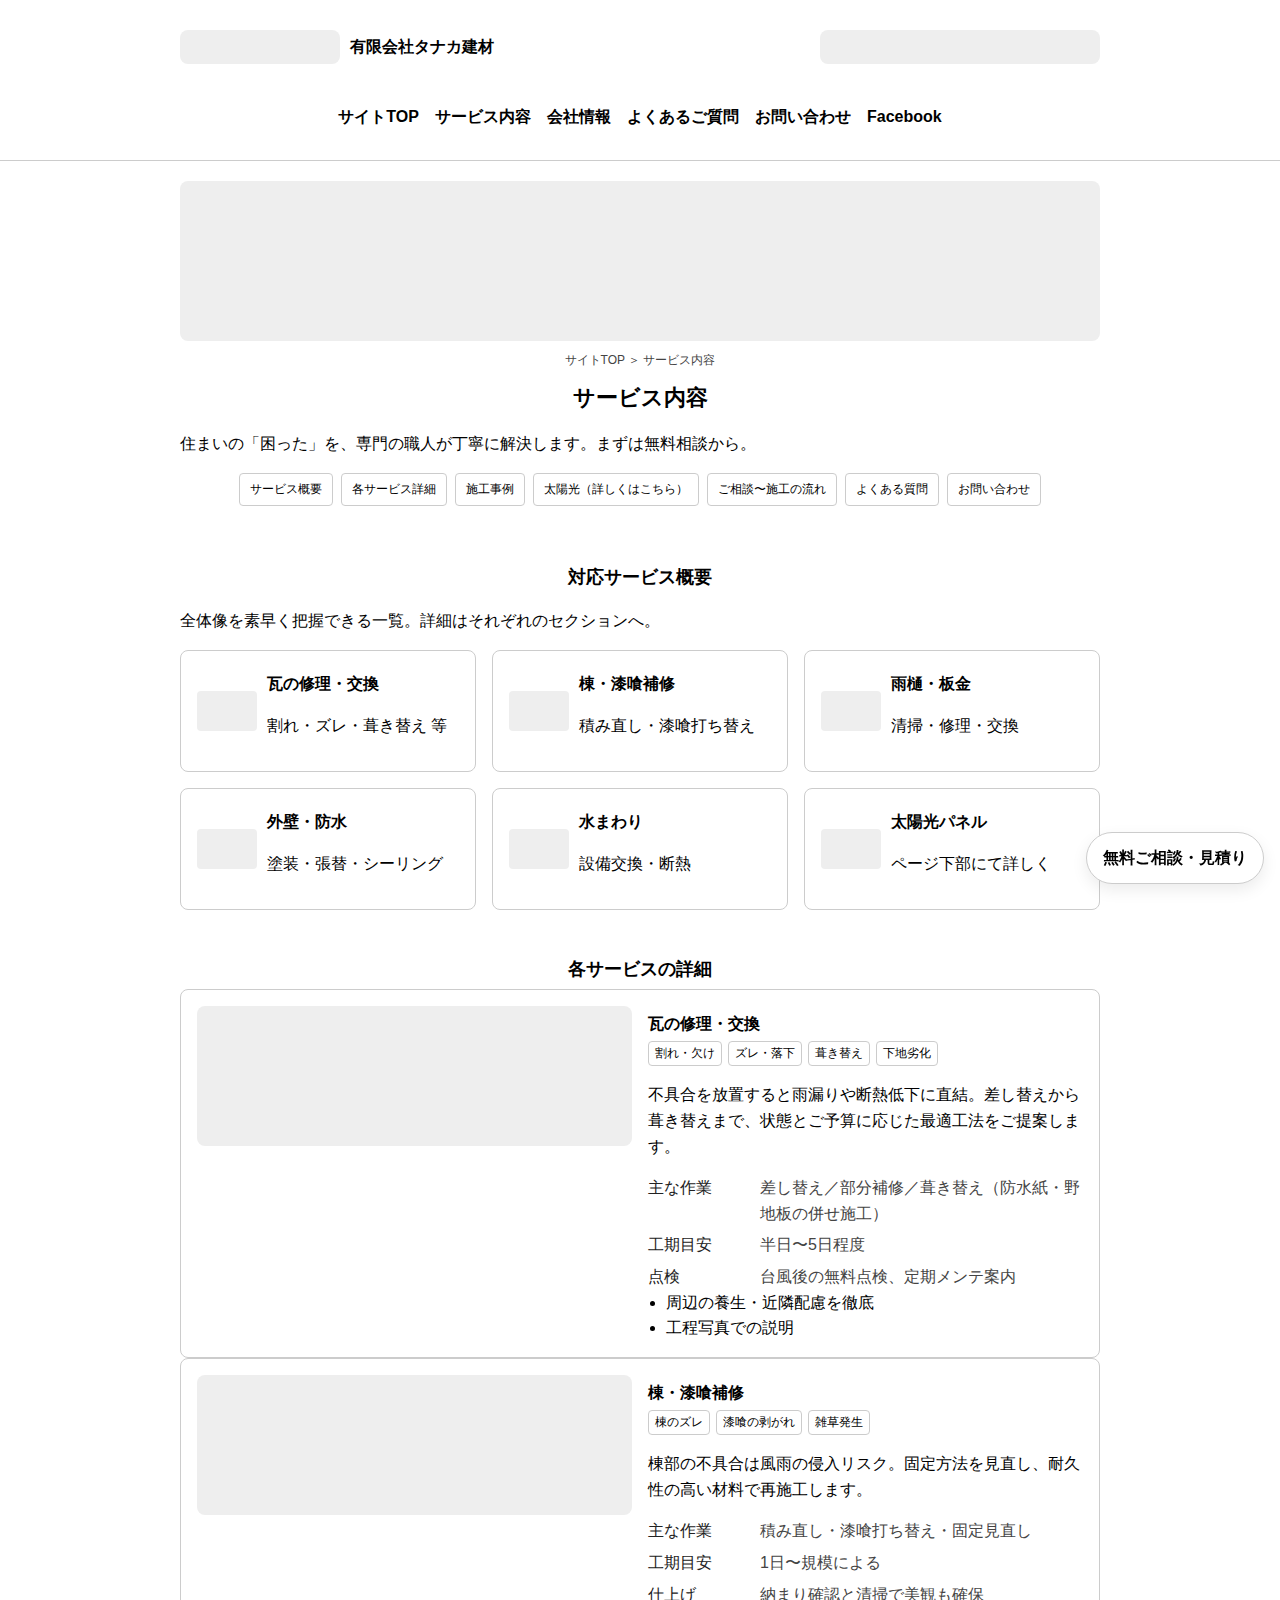
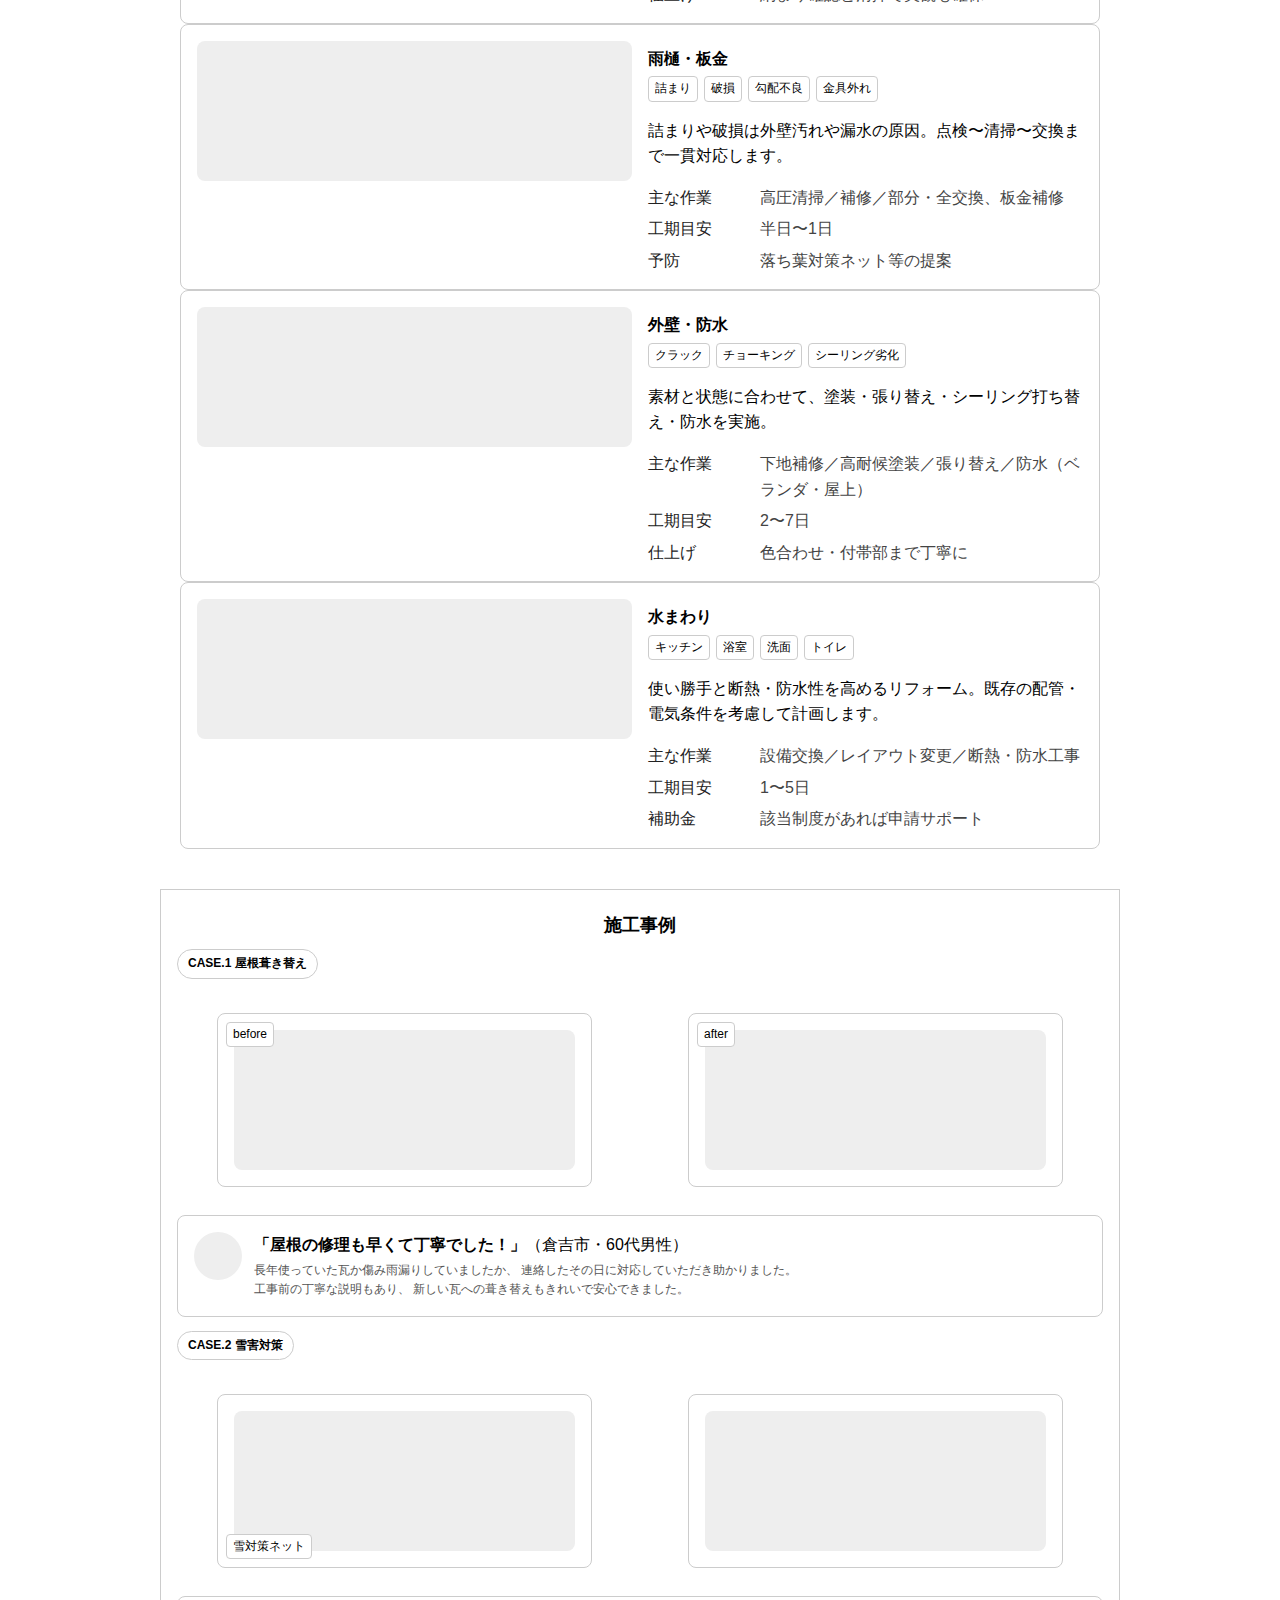
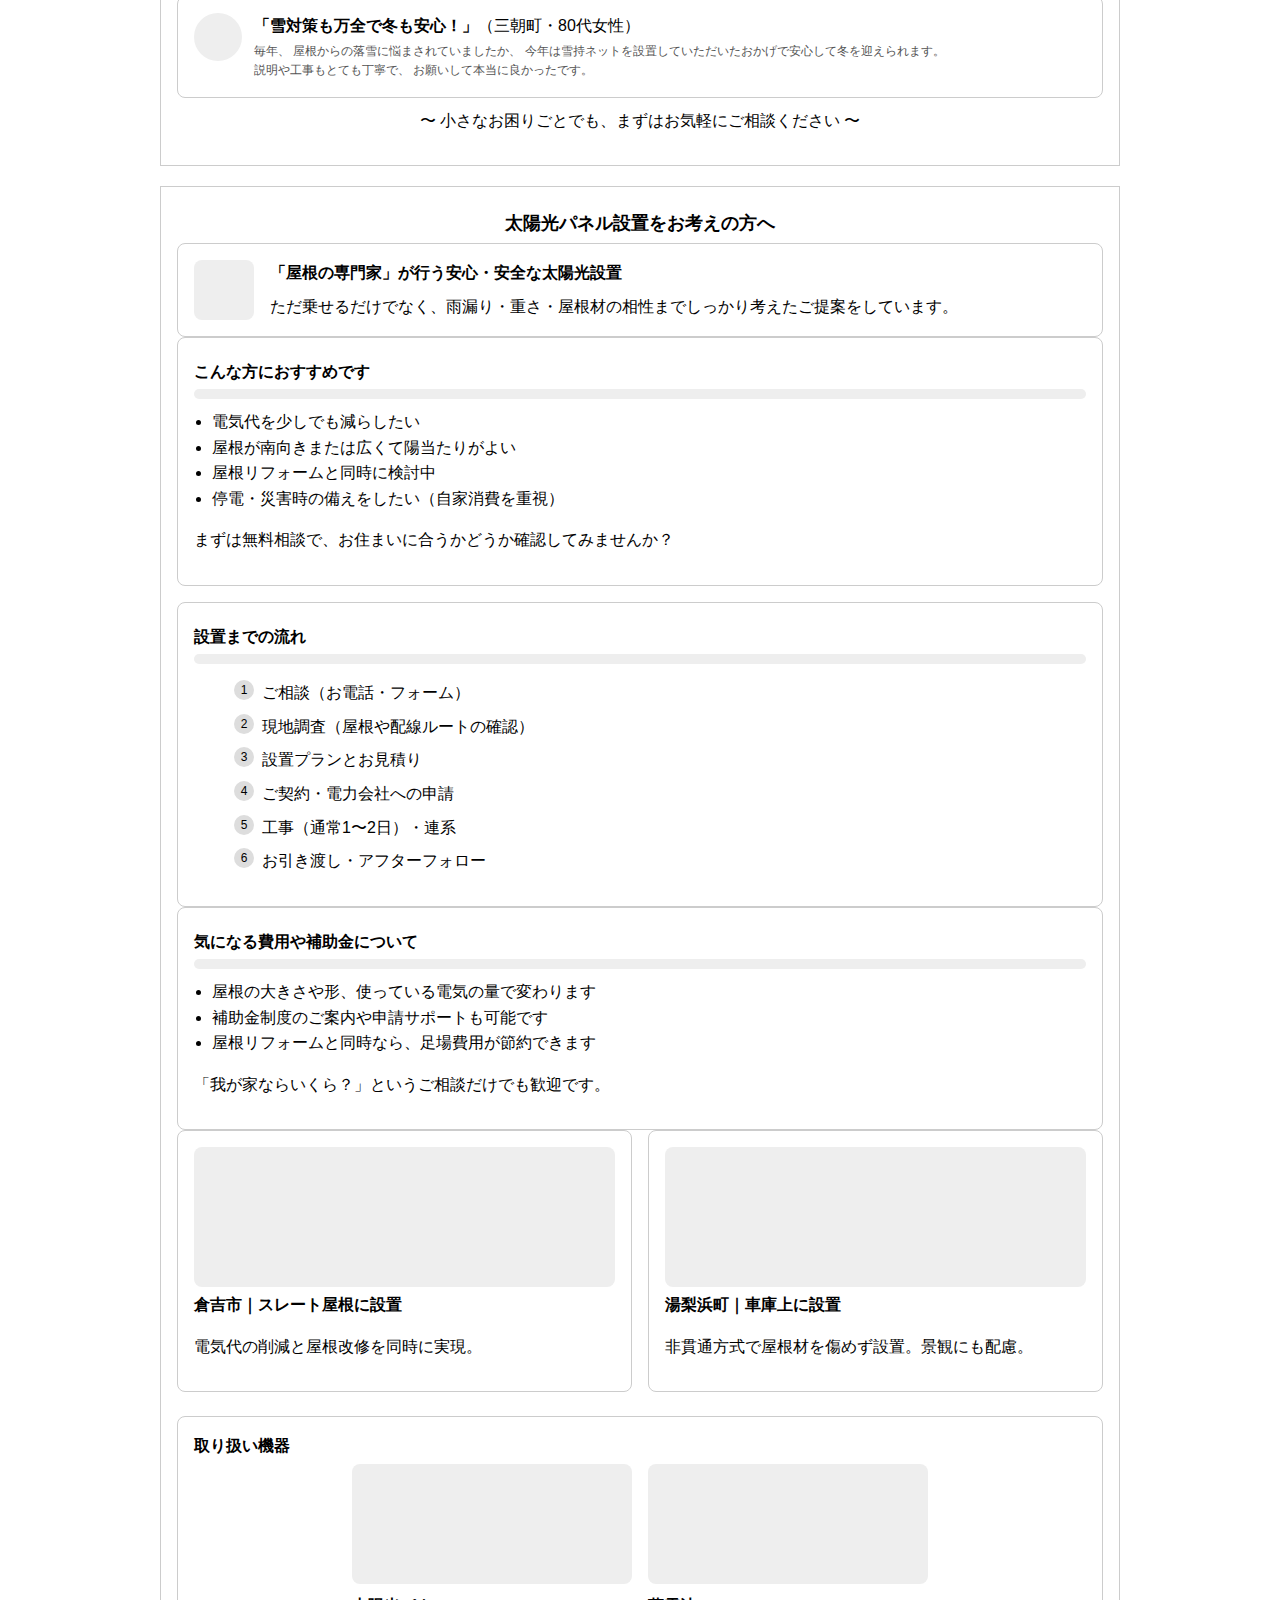
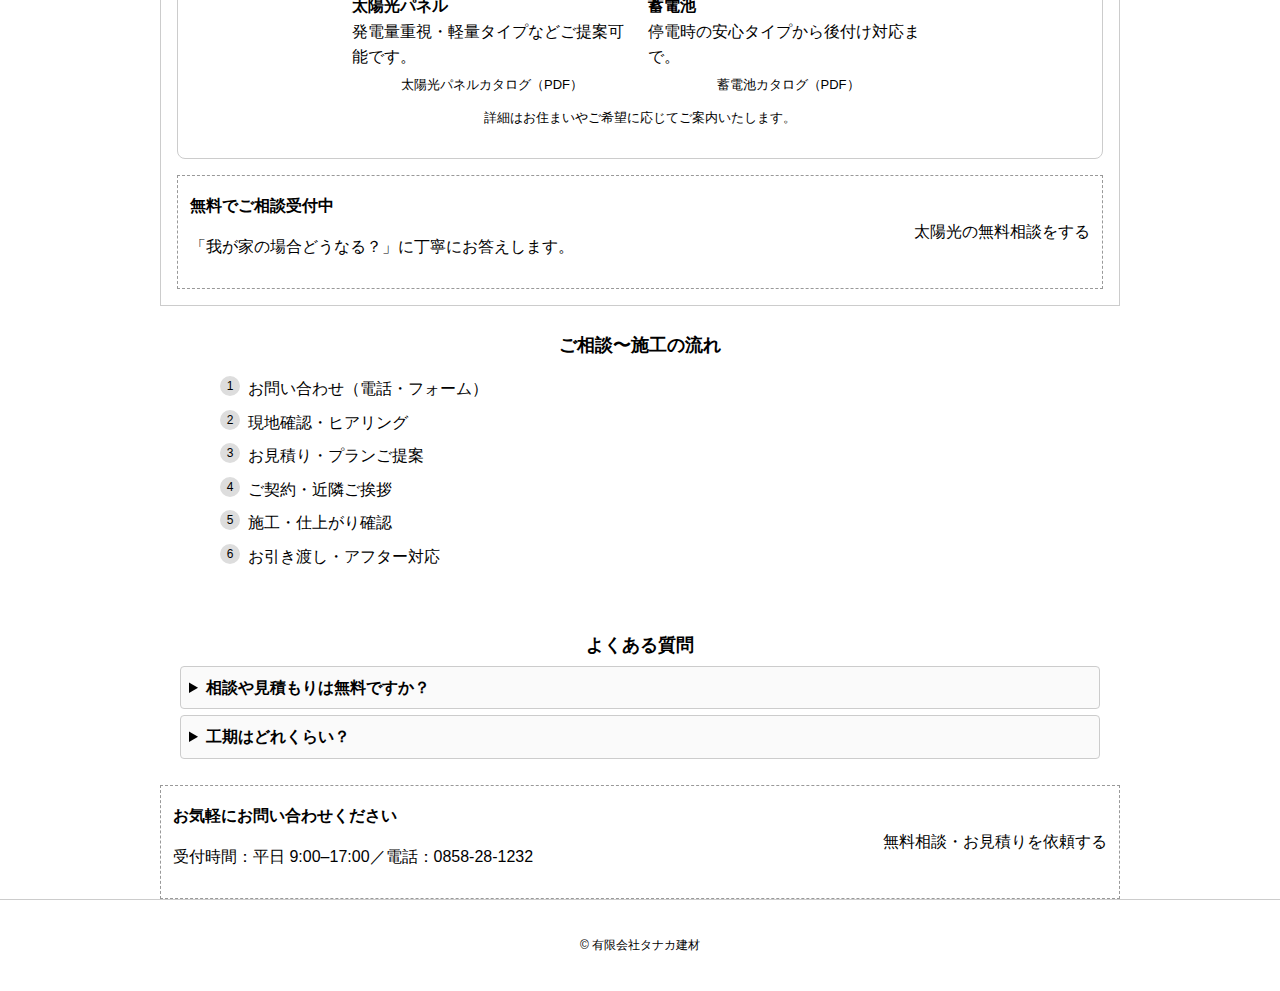
<file: index.html>
<!doctype html>
<html lang="ja">

<head>
  <meta charset="utf-8">
  <meta name="viewport" content="width=device-width, initial-scale=1">
  <title>サービス内容（ワイヤーフレーム）｜有限会社タナカ建材</title>
  <style>
    :root {
      --bg: #ffffff;
      --paper: #ffffff;
      --text: #000000;
      --muted: #444444;
      --line: #cccccc;
      --pill: #dddddd;
      --accent: #eeeeee;
      --radius: 8px;
    }

    * {
      box-sizing: border-box
    }

    body {
      margin: 0;
      font-family: sans-serif;
      color: var(--text);
      background: var(--bg);
      line-height: 1.6;
    }

    a {
      color: inherit;
      text-decoration: none
    }

    .container {
      max-width: 960px;
      margin: 0 auto;
      padding: 20px
    }

    .ph {
      background: var(--accent);
      border-radius: var(--radius)
    }

    .card {
      background: var(--paper);
      border: 1px solid var(--line);
      border-radius: var(--radius);
      padding: 16px
    }

    h1,
    h2,
    h3 {
      margin: .3em 0
    }

    h1 {
      text-align: center;
      font-size: 22px
    }

    h2 {
      text-align: center;
      font-size: 18px
    }

    h3 {
      font-size: 16px
    }

    .grid {
      display: grid;
      gap: 16px
    }

    header {
      border-bottom: 1px solid var(--line);
      padding: 10px 0
    }

    nav ul {
      list-style: none;
      display: flex;
      gap: 16px;
      justify-content: center;
      padding: 0;
      margin: 0
    }

    nav a {
      font-weight: bold
    }

    .breadcrumbs {
      text-align: center;
      font-size: 12px;
      color: var(--muted);
      margin: 10px 0
    }

    .hero .visual {
      height: 160px
    }

    .localnav {
      display: flex;
      flex-wrap: wrap;
      gap: 8px;
      justify-content: center;
      margin: 12px 0
    }

    .localnav a {
      border: 1px solid var(--line);
      padding: 6px 10px;
      border-radius: 4px;
      font-size: 12px
    }

    .services-overview {
      grid-template-columns: repeat(3, 1fr)
    }

    .service {
      display: grid;
      grid-template-columns: 60px 1fr;
      gap: 10px;
      align-items: center
    }

    .ico {
      background: var(--accent);
      height: 40px;
      border-radius: 4px
    }

    .detail {
      display: grid;
      grid-template-columns: 1fr 1fr;
      gap: 16px
    }

    .detail .img {
      height: 140px
    }

    .chips {
      display: flex;
      gap: 6px;
      flex-wrap: wrap;
      font-size: 12px
    }

    .chip {
      border: 1px solid var(--line);
      padding: 2px 6px;
      border-radius: 4px
    }

    dl {
      display: grid;
      grid-template-columns: 100px 1fr;
      gap: 6px 12px;
      margin: 0
    }

    dt {
      color: #222
    }

    dd {
      margin: 0;
      color: #444
    }

    ul.tight {
      margin: 0;
      padding-left: 18px
    }

    .steps {
      counter-reset: s
    }

    .steps li {
      list-style: none;
      position: relative;
      padding-left: 28px;
      margin: 8px 0
    }

    .steps li::before {
      counter-increment: s;
      content: counter(s);
      position: absolute;
      left: 0;
      top: 0;
      width: 20px;
      height: 20px;
      border-radius: 50%;
      background: #ddd;
      text-align: center;
      font-size: 12px;
      line-height: 20px
    }

    details {
      border: 1px solid var(--line);
      border-radius: 4px;
      padding: 8px;
      margin: 6px 0;
      background: #fafafa
    }

    summary {
      cursor: pointer;
      font-weight: bold
    }

    .cta {
      display: grid;
      grid-template-columns: 1fr auto;
      align-items: center;
      gap: 12px;
      border: 1px dashed #999;
      padding: 12px
    }

    a.btn:focus {
      outline: 2px solid #000;
      outline-offset: 2px
    }

    footer {
      text-align: center;
      font-size: 12px;
      padding: 16px;
      border-top: 1px solid var(--line)
    }

    .feature {
      border: 1px solid var(--line);
      padding: 16px;
      margin-top: 20px
    }

    @media(max-width:768px) {
      .services-overview {
        grid-template-columns: 1fr
      }

      .detail {
        grid-template-columns: 1fr
      }

      dl {
        grid-template-columns: 1fr
      }

      .cta {
        grid-template-columns: 1fr
      }
    }

    /* 施工事例用 */
    .case-tag {
      display: inline-block;
      font-weight: 700;
      font-size: 12px;
      padding: 4px 10px;
      border: 1px solid var(--line);
      border-radius: 999px;
      background: #fff;
      margin: 4px 0 10px
    }

    .figure-ba {
      position: relative
    }

    .figure-ba .badge {
      position: absolute;
      left: 8px;
      top: 8px;
      font-size: 12px;
      padding: 2px 6px;
      border: 1px solid var(--line);
      border-radius: 4px;
      background: #fff
    }

    .figure-ba .label {
      position: absolute;
      left: 8px;
      bottom: 8px;
      font-size: 12px;
      padding: 2px 6px;
      border: 1px solid var(--line);
      border-radius: 4px;
      background: #fff
    }

    .voice {
      display: grid;
      grid-template-columns: 48px 1fr;
      gap: 12px;
      align-items: start;
      margin-top: 12px
    }

    .voice .avatar {
      width: 48px;
      height: 48px;
      border-radius: 50%;
      background: var(--accent)
    }

    .voice .quote {
      margin: 0
    }

    .voice .meta {
      font-size: 12px;
      color: #555;
      margin: 4px 0 0
    }

    /* 常時表示CTAボタン */
    .sticky-inquiry {
      position: fixed;
      right: 16px;
      bottom: 16px;
      z-index: 1000
    }

    .sticky-inquiry a {
      display: inline-block;
      background: #fff;
      border: 1px solid var(--line);
      border-radius: 999px;
      padding: 12px 16px;
      font-weight: 700;
      box-shadow: 0 6px 16px rgba(0, 0, 0, .08)
    }

    .sticky-inquiry a:hover {
      opacity: .9
    }

    .sticky-inquiry a:focus {
      outline: 2px solid #000;
      outline-offset: 2px
    }

    @media (max-width:768px) {
      .sticky-inquiry a {
        padding: 12px 18px
      }
    }
  </style>
</head>

<body>

  <header>
    <div class="topbar">
      <div class="container" style="display:flex; justify-content:space-between; align-items:center; gap:14px">
        <div style="display:flex; gap:10px; align-items:center">
          <div class="ph" style="width:160px; height:34px"></div>
          <div style="font-weight:700">有限会社タナカ建材</div>
        </div>
        <div class="ph" style="height:34px; width:280px"></div>
      </div>
    </div>
    <nav class="container" aria-label="グローバルナビ">
      <ul>
        <li><a href="#">サイトTOP</a></li>
        <li><a href="#" class="active">サービス内容</a></li>
        <li><a href="#">会社情報</a></li>
        <li><a href="#">よくあるご質問</a></li>
        <li><a href="#">お問い合わせ</a></li>
        <li><a href="#">Facebook</a></li>
      </ul>
    </nav>
  </header>

  <main>

    <section class="container hero">
      <div class="ph visual"></div>
      <div class="breadcrumbs">サイトTOP ＞ サービス内容</div>
      <h1>サービス内容</h1>
      <p class="lead">住まいの「困った」を、専門の職人が丁寧に解決します。まずは無料相談から。</p>
      <div class="localnav">
        <a href="#overview">サービス概要</a>
        <a href="#detail">各サービス詳細</a>
        <a href="#examples">施工事例</a>
        <a href="#solar">太陽光（詳しくはこちら）</a>
        <a href="#flow">ご相談〜施工の流れ</a>
        <a href="#faq">よくある質問</a>
        <a href="#contact">お問い合わせ</a>
      </div>
    </section>

    <section id="overview" class="container">
      <h2>対応サービス概要</h2>
      <p class="lead">全体像を素早く把握できる一覧。詳細はそれぞれのセクションへ。</p>
      <div class="grid services-overview">
        <a class="card service" href="#tile">
          <div class="ico"></div>
          <div>
            <h3>瓦の修理・交換</h3>
            <p>割れ・ズレ・葺き替え 等</p>
          </div>
        </a>
        <a class="card service" href="#mune">
          <div class="ico"></div>
          <div>
            <h3>棟・漆喰補修</h3>
            <p>積み直し・漆喰打ち替え</p>
          </div>
        </a>
        <a class="card service" href="#amadoi">
          <div class="ico"></div>
          <div>
            <h3>雨樋・板金</h3>
            <p>清掃・修理・交換</p>
          </div>
        </a>
        <a class="card service" href="#gaiheki">
          <div class="ico"></div>
          <div>
            <h3>外壁・防水</h3>
            <p>塗装・張替・シーリング</p>
          </div>
        </a>
        <a class="card service" href="#mizumawari">
          <div class="ico"></div>
          <div>
            <h3>水まわり</h3>
            <p>設備交換・断熱</p>
          </div>
        </a>
        <a class="card service" href="#solar">
          <div class="ico"></div>
          <div>
            <h3>太陽光パネル</h3>
            <p>ページ下部にて詳しく</p>
          </div>
        </a>
      </div>
    </section>

    <section id="detail" class="container">
      <h2>各サービスの詳細</h2>
      <article id="tile" class="card detail">
        <div class="ph img"></div>
        <div class="body">
          <h3>瓦の修理・交換</h3>
          <div class="chips"><span class="chip">割れ・欠け</span><span class="chip">ズレ・落下</span><span
              class="chip">葺き替え</span><span class="chip">下地劣化</span></div>
          <p>不具合を放置すると雨漏りや断熱低下に直結。差し替えから葺き替えまで、状態とご予算に応じた最適工法をご提案します。</p>
          <dl>
            <dt>主な作業</dt>
            <dd>差し替え／部分補修／葺き替え（防水紙・野地板の併せ施工）</dd>
            <dt>工期目安</dt>
            <dd>半日〜5日程度</dd>
            <dt>点検</dt>
            <dd>台風後の無料点検、定期メンテ案内</dd>
          </dl>
          <ul class="tight">
            <li>周辺の養生・近隣配慮を徹底</li>
            <li>工程写真での説明</li>
          </ul>
        </div>
      </article>
      <article id="mune" class="card detail">
        <div class="ph img"></div>
        <div class="body">
          <h3>棟・漆喰補修</h3>
          <div class="chips"><span class="chip">棟のズレ</span><span class="chip">漆喰の剥がれ</span><span
              class="chip">雑草発生</span></div>
          <p>棟部の不具合は風雨の侵入リスク。固定方法を見直し、耐久性の高い材料で再施工します。</p>
          <dl>
            <dt>主な作業</dt>
            <dd>積み直し・漆喰打ち替え・固定見直し</dd>
            <dt>工期目安</dt>
            <dd>1日〜規模による</dd>
            <dt>仕上げ</dt>
            <dd>納まり確認と清掃で美観も確保</dd>
          </dl>
        </div>
      </article>
      <article id="amadoi" class="card detail">
        <div class="ph img"></div>
        <div class="body">
          <h3>雨樋・板金</h3>
          <div class="chips"><span class="chip">詰まり</span><span class="chip">破損</span><span
              class="chip">勾配不良</span><span class="chip">金具外れ</span></div>
          <p>詰まりや破損は外壁汚れや漏水の原因。点検〜清掃〜交換まで一貫対応します。</p>
          <dl>
            <dt>主な作業</dt>
            <dd>高圧清掃／補修／部分・全交換、板金補修</dd>
            <dt>工期目安</dt>
            <dd>半日〜1日</dd>
            <dt>予防</dt>
            <dd>落ち葉対策ネット等の提案</dd>
          </dl>
        </div>
      </article>
      <article id="gaiheki" class="card detail">
        <div class="ph img"></div>
        <div class="body">
          <h3>外壁・防水</h3>
          <div class="chips"><span class="chip">クラック</span><span class="chip">チョーキング</span><span
              class="chip">シーリング劣化</span></div>
          <p>素材と状態に合わせて、塗装・張り替え・シーリング打ち替え・防水を実施。</p>
          <dl>
            <dt>主な作業</dt>
            <dd>下地補修／高耐候塗装／張り替え／防水（ベランダ・屋上）</dd>
            <dt>工期目安</dt>
            <dd>2〜7日</dd>
            <dt>仕上げ</dt>
            <dd>色合わせ・付帯部まで丁寧に</dd>
          </dl>
        </div>
      </article>
      <article id="mizumawari" class="card detail">
        <div class="ph img"></div>
        <div class="body">
          <h3>水まわり</h3>
          <div class="chips"><span class="chip">キッチン</span><span class="chip">浴室</span><span class="chip">洗面</span><span
              class="chip">トイレ</span></div>
          <p>使い勝手と断熱・防水性を高めるリフォーム。既存の配管・電気条件を考慮して計画します。</p>
          <dl>
            <dt>主な作業</dt>
            <dd>設備交換／レイアウト変更／断熱・防水工事</dd>
            <dt>工期目安</dt>
            <dd>1〜5日</dd>
            <dt>補助金</dt>
            <dd>該当制度があれば申請サポート</dd>
          </dl>
        </div>
      </article>
    </section>

    <section id="examples" class="container feature">
      <h2>施工事例</h2>

      <!-- CASE.1 屋根葺き替え -->
      <span class="case-tag">CASE.1 屋根葺き替え</span>
      <div class="grid detail" style="margin-top:8px">
        <figure class="card figure-ba">
          <div class="ph img"></div>
          <figcaption class="badge">before</figcaption>
        </figure>
        <figure class="card figure-ba">
          <div class="ph img"></div>
          <figcaption class="badge">after</figcaption>
        </figure>
      </div>

      <!-- お客様の声（CASE.1） -->
      <div class="card voice">
        <div class="avatar ph" aria-hidden="true"></div>
        <div>
          <p class="quote"><strong>「屋根の修理も早くて丁寧でした！」</strong>（倉吉市・60代男性）</p>
          <p class="meta">長年使っていた瓦か傷み雨漏りしていましたか、 連絡したその日に対応していただき助かりました。<br>
            工事前の丁寧な説明もあり、 新しい瓦への葺き替えもきれいで安心できました。</p>
        </div>
      </div>

      <!-- CASE.2 雪害対策 -->
      <span class="case-tag" style="margin-top:14px">CASE.2 雪害対策</span>
      <div class="grid detail" style="margin-top:8px">
        <figure class="card figure-ba">
          <div class="ph img"></div>
          <figcaption class="label">雪対策ネット</figcaption>
        </figure>
        <figure class="card figure-ba">
          <div class="ph img"></div>
        </figure>
      </div>

      <!-- お客様の声（CASE.2） -->
      <div class="card voice">
        <div class="avatar ph" aria-hidden="true"></div>
        <div>
          <p class="quote"><strong>「雪対策も万全で冬も安心！」</strong>（三朝町・80代女性）</p>
          <p class="meta">毎年、 屋根からの落雪に悩まされていましたか、 今年は雪持ネットを設置していただいたおかげで安心して冬を迎えられます。<br>
            説明や工事もとても丁寧で、 お願いして本当に良かったです。</p>
        </div>
      </div>

      <p class="lead" style="text-align:center; margin-top:10px;">〜 小さなお困りごとでも、まずはお気軽にご相談ください 〜</p>
    </section>


    <section id="solar" class="container feature">
      <h2>太陽光パネル設置をお考えの方へ</h2>

      <div class="card" style="display:flex; gap:16px; align-items:center">
        <div class="ph" style="width:60px; height:60px;"></div>
        <div>
          <h3 style="margin:0">「屋根の専門家」が行う安心・安全な太陽光設置</h3>
          <p style="margin:.5em 0 0">ただ乗せるだけでなく、雨漏り・重さ・屋根材の相性までしっかり考えたご提案をしています。</p>
        </div>
      </div>

      <div class="grid">
        <div class="card">
          <h3>こんな方におすすめです</h3>
          <div class="ph" style="width:100%; height:10px; margin-bottom:10px;"></div>
          <ul class="tight">
            <li>電気代を少しでも減らしたい</li>
            <li>屋根が南向きまたは広くて陽当たりがよい</li>
            <li>屋根リフォームと同時に検討中</li>
            <li>停電・災害時の備えをしたい（自家消費を重視）</li>
          </ul>
          <p>まずは無料相談で、お住まいに合うかどうか確認してみませんか？</p>
        </div>

        <div class="card">
          <h3>設置までの流れ</h3>
          <div class="ph" style="width:100%; height:10px; margin-bottom:10px;"></div>
          <ol class="steps">
            <li>ご相談（お電話・フォーム）</li>
            <li>現地調査（屋根や配線ルートの確認）</li>
            <li>設置プランとお見積り</li>
            <li>ご契約・電力会社への申請</li>
            <li>工事（通常1〜2日）・連系</li>
            <li>お引き渡し・アフターフォロー</li>
          </ol>
        </div>
      </div>

      <div class="card">
        <h3>気になる費用や補助金について</h3>
        <div class="ph" style="width:100%; height:10px; margin-bottom:10px;"></div>
        <ul class="tight">
          <li>屋根の大きさや形、使っている電気の量で変わります</li>
          <li>補助金制度のご案内や申請サポートも可能です</li>
          <li>屋根リフォームと同時なら、足場費用が節約できます</li>
        </ul>
        <p>「我が家ならいくら？」というご相談だけでも歓迎です。</p>
      </div>

      <div class="grid detail">
        <div class="card">
          <div class="ph img" style="width:100%; height:140px;"></div>
          <h3>倉吉市｜スレート屋根に設置</h3>
          <p>電気代の削減と屋根改修を同時に実現。</p>
        </div>
        <div class="card">
          <div class="ph img" style="width:100%; height:140px;"></div>
          <h3>湯梨浜町｜車庫上に設置</h3>
          <p>非貫通方式で屋根材を傷めず設置。景観にも配慮。</p>
        </div>
      </div>

      <div class="card" style="margin-top:24px">
        <h3 style="margin-top:0; font-size: 16px;">取り扱い機器</h3>
        <div style="display:flex; flex-wrap:wrap; gap:16px; justify-content:center">
          
          <!-- 太陽光パネル -->
          <div style="flex:1 1 260px; max-width:280px;">
            <div class="ph" style="width:100%; height:120px; border-radius:8px; background:#eee;"></div>
            <p style="margin:.6em 0 0;">
              <strong>太陽光パネル</strong><br>
              発電量重視・軽量タイプなどご提案可能です。
            </p>
            <p style="font-size:13px; margin:.4em 0 0; text-align:center;">
              <a href="/pdf/solar_panel_catalog.pdf" target="_blank">太陽光パネルカタログ（PDF）</a>
            </p>
          </div>
      
          <!-- 蓄電池 -->
          <div style="flex:1 1 260px; max-width:280px;">
            <div class="ph" style="width:100%; height:120px; border-radius:8px; background:#eee;"></div>
            <p style="margin:.6em 0 0;">
              <strong>蓄電池</strong><br>
              停電時の安心タイプから後付け対応まで。
            </p>
            <p style="font-size:13px; margin:.4em 0 0; text-align:center;">
              <a href="/pdf/battery_catalog.pdf" target="_blank">蓄電池カタログ（PDF）</a>
            </p>
          </div>
      
        </div>
        <p style="font-size:13px; text-align:center; margin-top:12px;">
          詳細はお住まいやご希望に応じてご案内いたします。
        </p>
      </div>
      


      <section class="container cta" style="margin-top:16px">
        <div>
          <h3>無料でご相談受付中</h3>
          <p>「我が家の場合どうなる？」に丁寧にお答えします。</p>
        </div>
        <a class="btn" href="#">太陽光の無料相談をする</a>
      </section>
    </section>


    <section id="flow" class="container">
      <h2>ご相談〜施工の流れ</h2>
      <ol class="steps">
        <li>お問い合わせ（電話・フォーム）</li>
        <li>現地確認・ヒアリング</li>
        <li>お見積り・プランご提案</li>
        <li>ご契約・近隣ご挨拶</li>
        <li>施工・仕上がり確認</li>
        <li>お引き渡し・アフター対応</li>
      </ol>
    </section>

    <section id="faq" class="container">
      <h2>よくある質問</h2>
      <details>
        <summary>相談や見積もりは無料ですか？</summary>
        <p>無料で承ります。現地確認の上ご提案します。</p>
      </details>
      <details>
        <summary>工期はどれくらい？</summary>
        <p>規模・天候により変動します。</p>
      </details>
    </section>

    <section id="contact" class="container cta">
      <div>
        <h3>お気軽にお問い合わせください</h3>
        <p>受付時間：平日 9:00–17:00／電話：0858-28-1232</p>
      </div>
      <a class="btn" href="#">無料相談・お見積りを依頼する</a>
    </section>

    <div class="sticky-inquiry" role="region" aria-label="常時表示の無料ご相談ボタン">
      <a href="#contact" class="btn">無料ご相談・見積り</a>
    </div>


  </main>

  <footer>
    <div class="container">© 有限会社タナカ建材</div>
  </footer>
</body>

</html>
</file>
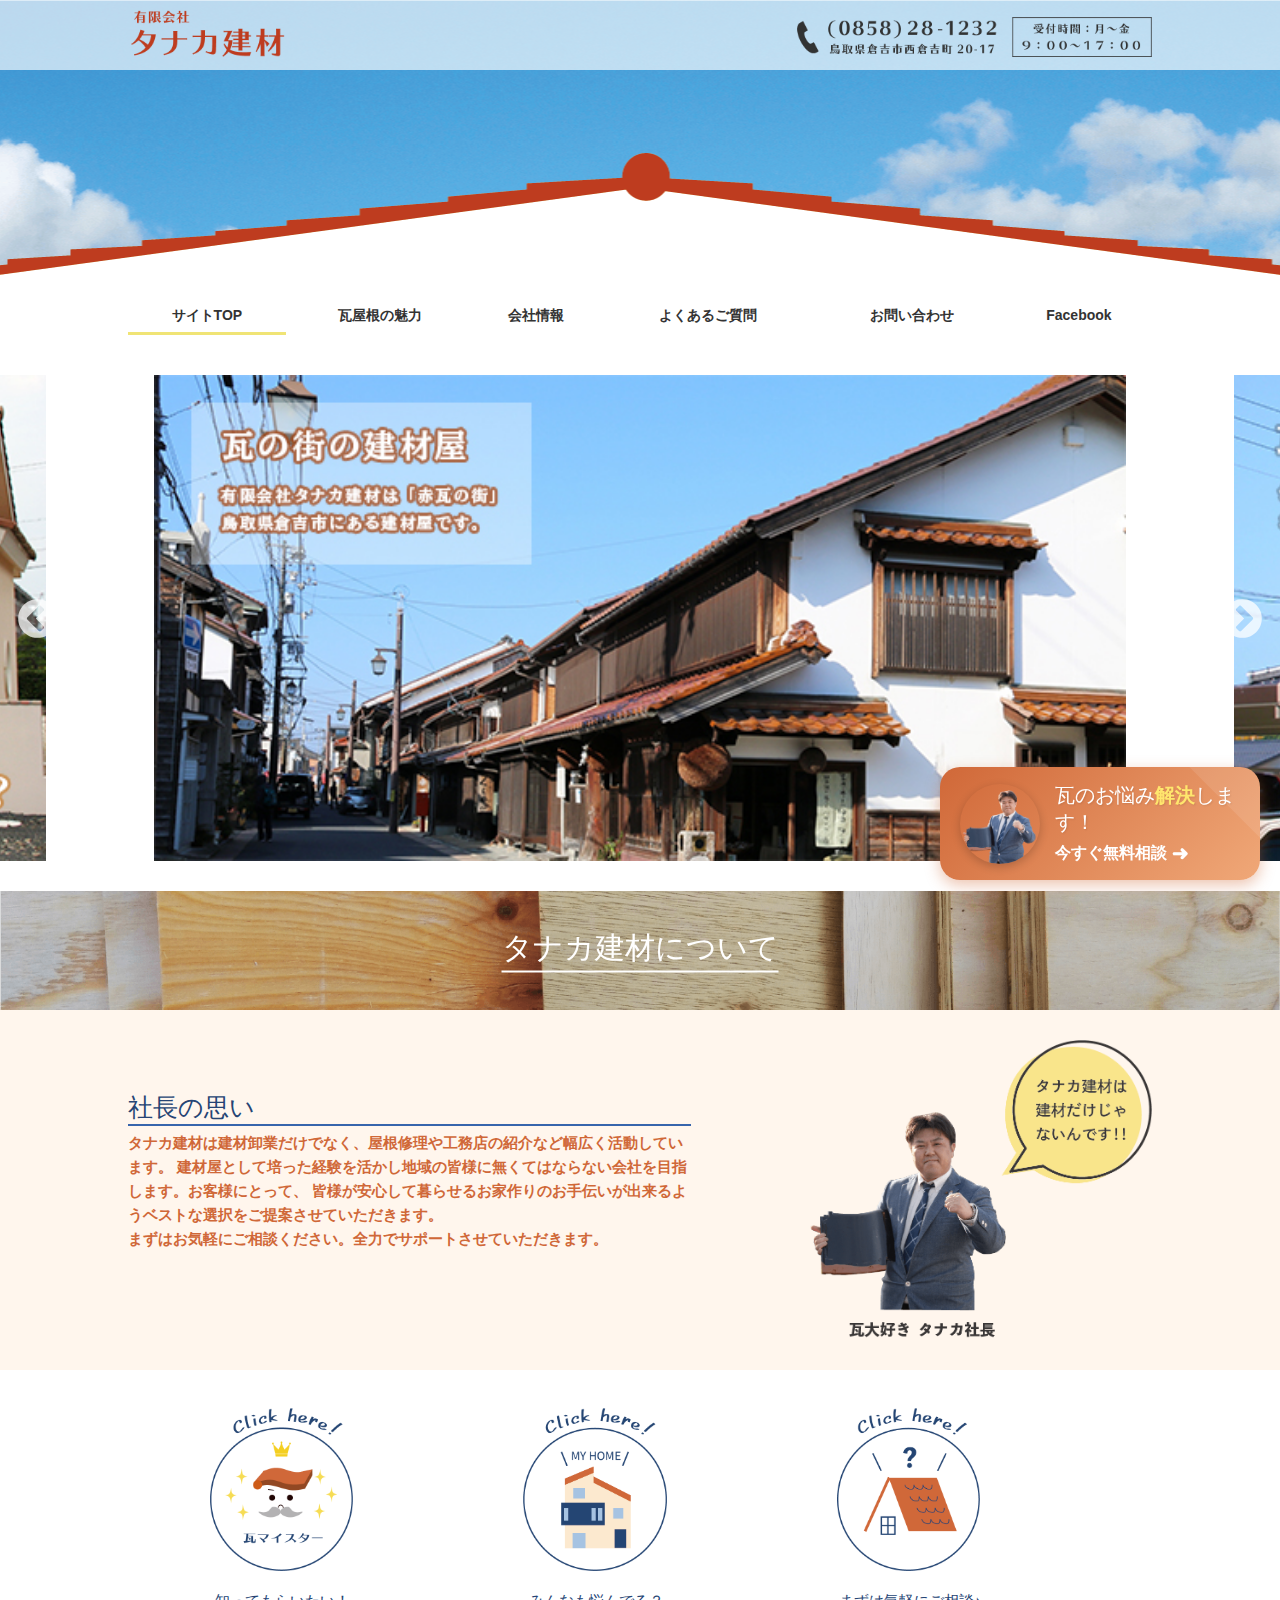
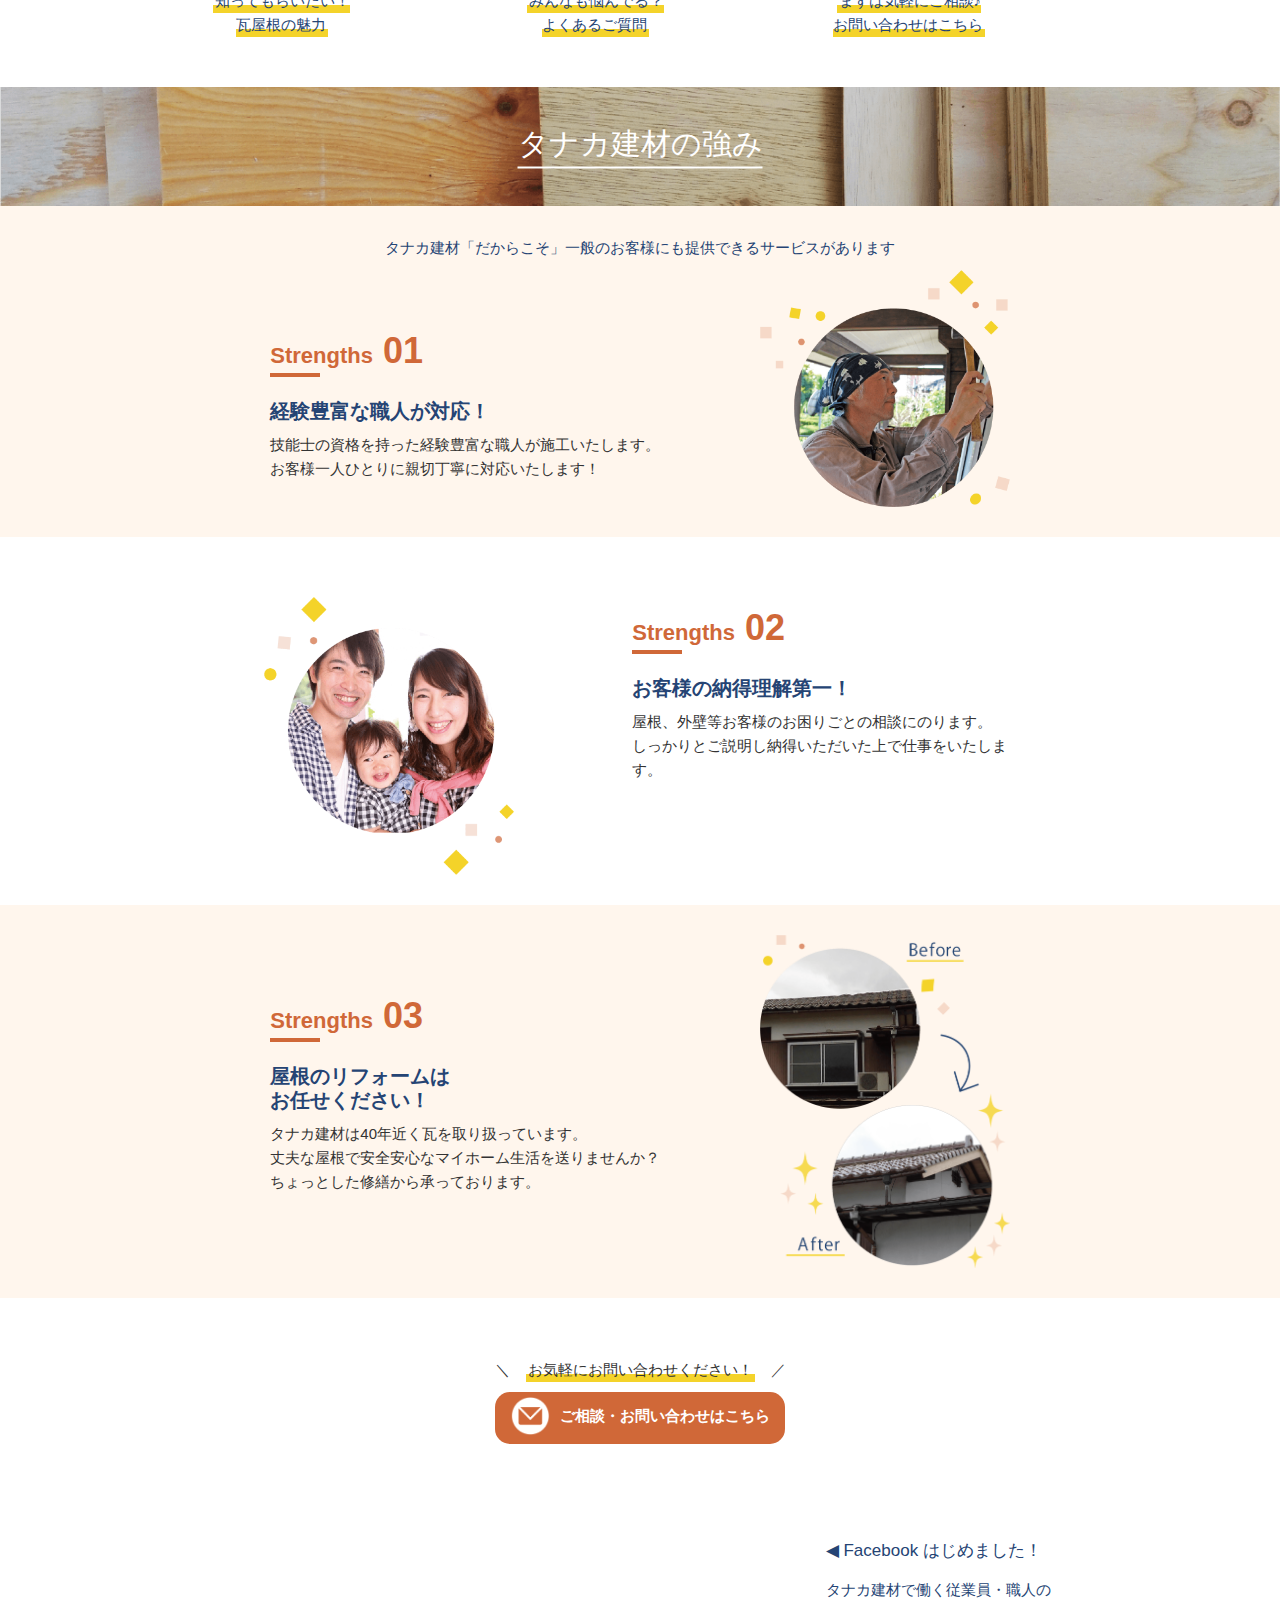
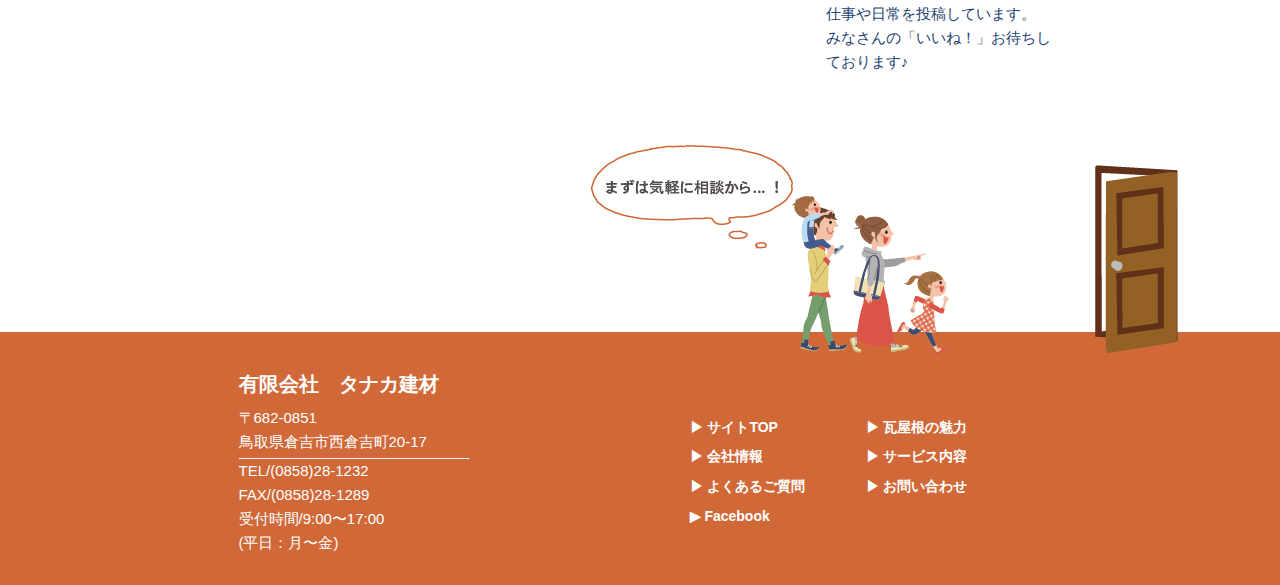
<file: index 2.html>
<!doctype html><html><head><meta charset="UTF-8"><title>有限会社タナカ建材</title><!--メタ情報--><meta name="description" content="鳥取県倉吉市にある建材屋「有限会社タナカ建材」のホームページです。瓦屋根が大好きな社長の思いから作られました。屋根に関するお悩みは、ぜひ「タナカ建材」へご相談ください。"><meta name="keywords" content="タナカ建材,田中建材,倉吉,鳥取,建材屋,瓦,屋根リフォーム,瓦屋根" /><!--メタ情報--> <meta name="viewport" content="width=device-width,initial-scale=1.0,minimum-scale=1.0">    <link href="css/style.css"><link href="css/style.css" rel="stylesheet" type="text/css"><link rel="stylesheet" href="css/kawara.css">		<!--//CSS--><link rel="stylesheet" type="text/css" href="slick-1.8.1/slick/slick.css" media="screen" /><link rel="stylesheet" type="text/css" href="slick-1.8.1/slick/slick-theme.css" media="screen" /><!--//JS<script src="https://ajax.googleapis.com/ajax/libs/jquery/1.11.1/jquery.min.js"></script>--><script src="js/jquery-3.5.1.min.js"></script><script src="slick-1.8.1/slick/slick.min.js"></script><script>$(function() {    $('.center-item').slick({          infinite: true,          dots:true,          slidesToShow: 1,          centerMode: true, //要素を中央寄せ          centerPadding:'100px', //両サイドの見えている部分のサイズ          autoplay:true, //自動再生          responsive: [{               breakpoint: 480,                    settings: {                         centerMode: false,               }          }]     });});</script></head>	<body><article><header><div class="yane"><div class="white_wrapprer">       <img src="images/2x/rogo1_1.png" class="rogo1" alt="タナカ建材">    <div class="migizume">       <img src="images/2x/rogo3.png" class="rogo3" alt="タナカ建材">    </div>    </div></div>    <!--<div class="title0">       <h2>瓦の街の、建材屋</h2>       <p>タナカ建材は「赤瓦の街」<br class="sp">鳥取県倉吉市にある建材屋です。<br>タナカ建材「だからこそ」<br class="sp">一般のお客様にも提供できるサービスがあります。</p></div>-->  	        <!--PCナビ--!>   <!-- #BeginLibraryItem "/Library/navi.lbi" --><nav>  <ul class="pc">    <li class="current"><a href="index.html">サイトTOP</a></li>    <li><a href="kawara.html">瓦屋根の魅力</a></li>    <li><a href="kaishajoho.html">会社情報</a></li>    <li><a href="q_a.html">よくあるご質問</a></li>    <li><a href="otoiawase.html">お問い合わせ</a></li>    <li><a href="https://www.facebook.com/%E6%9C%89%E9%99%90%E4%BC%9A%E7%A4%BE%E3%82%BF%E3%83%8A%E3%82%AB%E5%BB%BA%E6%9D%90-109805851175539">Facebook</a></li>  </ul><!--SPナビ--></nav><!-- #EndLibraryItem --><!-- #BeginLibraryItem "/Library/burger_menu.lbi" --><div class="sp">       <div class="hamburger-menu">        <input type="checkbox" id="menu-btn-check">        <label for="menu-btn-check" class="menu-btn"><span></span></label>        <!--ここからメニュー-->        <div class="menu-content">            <ul>                <li>                    <a href="index.html">サイトTOP</a>                </li>                <li>                    <a href="kawara.html">瓦屋根の魅力</a>                </li>                <li>                    <a href="kaishajoho.html">会社情報</a>                </li>                <li>                    <a href="service.html">サービス内容</a>                </li>                <li>                    <a href="q_a.html">よくあるご質問</a>                </li>                <li>                    <a href="otoiawase.html">お問い合わせ</a>                </li>                <p class="company_name">有限会社タナカ建材</p>                <p class="company_number">鳥取県倉吉市西倉吉町20-17</p>                <p class="company_number">TEL:(0858)28-1232</p>            </ul>        </div>        <!--ここまでメニュー-->    </div></div><!-- #EndLibraryItem --></header>	<ul class="center-item">     <li><img src="images/top_3.jpg" width="90%"></li>     <li><img src="images/top_1.jpg" width="90%"></li>     <li><img src="images/top_2.jpg" width="90%"></li></ul><a href="kawara/index.html" class="fixed-banner">  <div class="banner-content">    <div class="banner-image-wrapper">      <img src="images/tanaka.png" alt="タナカ建材の専門家" class="banner-image">    </div>    <div class="banner-text">      <h2>瓦のお悩み<span class="highlight">解決</span>します！</h2>      <p>今すぐ無料相談 <span class="arrow">➜</span></p>    </div>  </div>  <div class="banner-decoration"></div></a>    <section>	 <div id="top-img">    <div class="background_content">      <h3>タナカ建材について</h3>    </div>  </div>     <div class="bg"><div class="wide3"><div class="flex1">   <div class="left_aisatsu">         <h4>社長の思い</h4>         <p class="small">タナカ建材は建材卸業だけでなく、屋根修理や工務店の紹介など幅広く活動しています。             建材屋として培った経験を活かし地域の皆様に無くてはならない会社を目指します。お客様にとって、             皆様が安心して暮らせるお家作りのお手伝いが出来るようベストな選択をご提案させていただきます。<br>             まずはお気軽にご相談ください。全力でサポートさせていただきます。</p>    </div>       <div class="syacho">       <img src="images/2x/syacyo.png" width="100%" alt="田中社長写真">   </div>       </div></div></div>    <div class="inner">      <ul class="col3">                            <li><a href="kawara.html">          <p class="img"><img src="images/2x/topic1.png" width="100%" alt=""></p>          <p class="title">知ってもらいたい！<br>瓦屋根の魅力</p>        </a></li>                            <li><a href="q_a.html">          <p class="img"><img src="images/2x/topic2.png" width="100%" alt=""></p>		  <p class="title">みんなも悩んでる？<br>よくあるご質問</p>        </a></li>                            <li><a href="otoiawase.html">          <p class="img"><img src="images/2x/topic3.png" width="100%" alt=""></p>          <p class="title">まずは気軽にご相談♪<br>お問い合わせはこちら</p>        </a></li>                          </ul>	</div></section>            <section>     <div id="top-img">    <div class="background_content">      <h3>タナカ建材の強み</h3>    </div>  </div>                                   <!--強み１-->        <div class="bg">    <div class="text">     <p>タナカ建材「だからこそ」<br class="sp">一般のお客様にも提供できるサービスがあります</p>	</div>    <div class="flex_top">        <div class="left1">        <div class="strength_title">            <h5 class="service">Strengths<span class="big"> 01</span></h5>            <p class="title3">経験豊富な職人が対応！</p>            <p class="sp_left">技能士の資格を持った経験豊富な職人が施工いたします。<br>お客様一人ひとりに親切丁寧に対応いたします！</p>        </div>    </div>           <div class="right1">          <img src="images/2x/strengths1.png" width="100%" alt="職人の写真">   </div></div></div>                        <!--強み２-->   <div class="margin"><div class="flex_top">       <div class="left2 order2">          <img src="images/2x/strebgths2.png" width="100%" alt="笑顔の家族の写真">   </div>                <div class="right4 order1">       <div class="strength_title">                <h5 class="service">Strengths<span class="big"> 02</span></h5>                  <p class="title3">お客様の納得理解第一！</p>           <p class="sp_left">屋根、外壁等お客様のお困りごとの相談にのります。<br class="">しっかりとご説明し納得いただいた上で仕事をいたします。</p>           </div>   </div></div></div>                <!--強み３--><div class="bg"><div class="flex_top">        <div class="left1">        <div class="strength_title">            <h5 class="service">Strengths<span class="big"> 03</span></h5>                        <p class="title3">屋根のリフォームは<br>お任せください！</p>                        <p class="sp_left">タナカ建材は40年近く瓦を取り扱っています。<br class="pc">丈夫な屋根で安全安心なマイホーム生活を送りませんか？<br>ちょっとした修繕から承っております。</p>        </div>    </div>        <div class="right1">        <img src="images/2x/strebgths3.png" width="100%" alt="屋根のリフォーム写真">    </div></div></div>                    <div class="center">      <div class="btn-copy"><p>お気軽にお問い合わせください！</p></div>      <a href="otoiawase.html" class="btn-green">ご相談・お問い合わせはこちら</a></div>       </section>                      <section><div class="facebook">         <div class="flex_fb">         <div class="left_fb">             <iframe src="https://www.facebook.com/plugins/page.php?href=https%3A%2F%2Fwww.facebook.com%2F%25E6%259C%2589%25E9%2599%2590%25E4%25BC%259A%25E7%25A4%25BE%25E3%2582%25BF%25E3%2583%258A%25E3%2582%25AB%25E5%25BB%25BA%25E6%259D%2590-109805851175539&tabs=timeline&width=450&height=187&small_header=false&adapt_container_width=true&hide_cover=false&show_facepile=true&appId" width="450" height="187" style="border:none;overflow:hidden" scrolling="no" frameborder="0" allowfullscreen="true" allow="autoplay; clipboard-write; encrypted-media; picture-in-picture; web-share"></iframe>         </div>         <div class="white">                  <p class="title4">◀ Facebook はじめました！</p>                  <p>タナカ建材で働く従業員・職人の仕事や日常を投稿しています。<br>みなさんの「いいね！」お待ちしております♪</p>         </div>         </div>   </div> </section>    <div class="illust"><img src="images/1x/illust.png"></div><!-- #BeginLibraryItem "/Library/footer.lbi" --><footer><div class="orange">             <div class="flex2">         <div class="footer_left">                 <p class="company">有限会社　タナカ建材</p>                 <p class="under_bar">〒682-0851<br>鳥取県倉吉市西倉吉町20-17</p>                    <p>TEL/(0858)28-1232</p>                    <p>FAX/(0858)28-1289</p>                    <p>受付時間/9:00〜17:00<br>(平日：月〜金)</p>         </div>         <div class="footer_right">                 <div class="my-parts2">                       <ul>		              <li><a href="index.html">サイトTOP</a></li>	                  <li><a href="kawara.html">瓦屋根の魅力</a></li> 		              <li><a href="kaishajoho.html">会社情報</a></li>                                                 <li><a href="service.html">サービス内容</a></li>		              <li><a href="q_a.html">よくあるご質問</a></li>		              <li><a href="otoiawase.html">お問い合わせ</a></li>                                           <li><a href="https://www.facebook.com/%E6%9C%89%E9%99%90%E4%BC%9A%E7%A4%BE%E3%82%BF%E3%83%8A%E3%82%AB%E5%BB%BA%E6%9D%90-109805851175539">Facebook</a></li>	                  </ul>                 </div>         </div>         </div></div></footer>  <!-- #EndLibraryItem --></article>	</body></html>
</file>
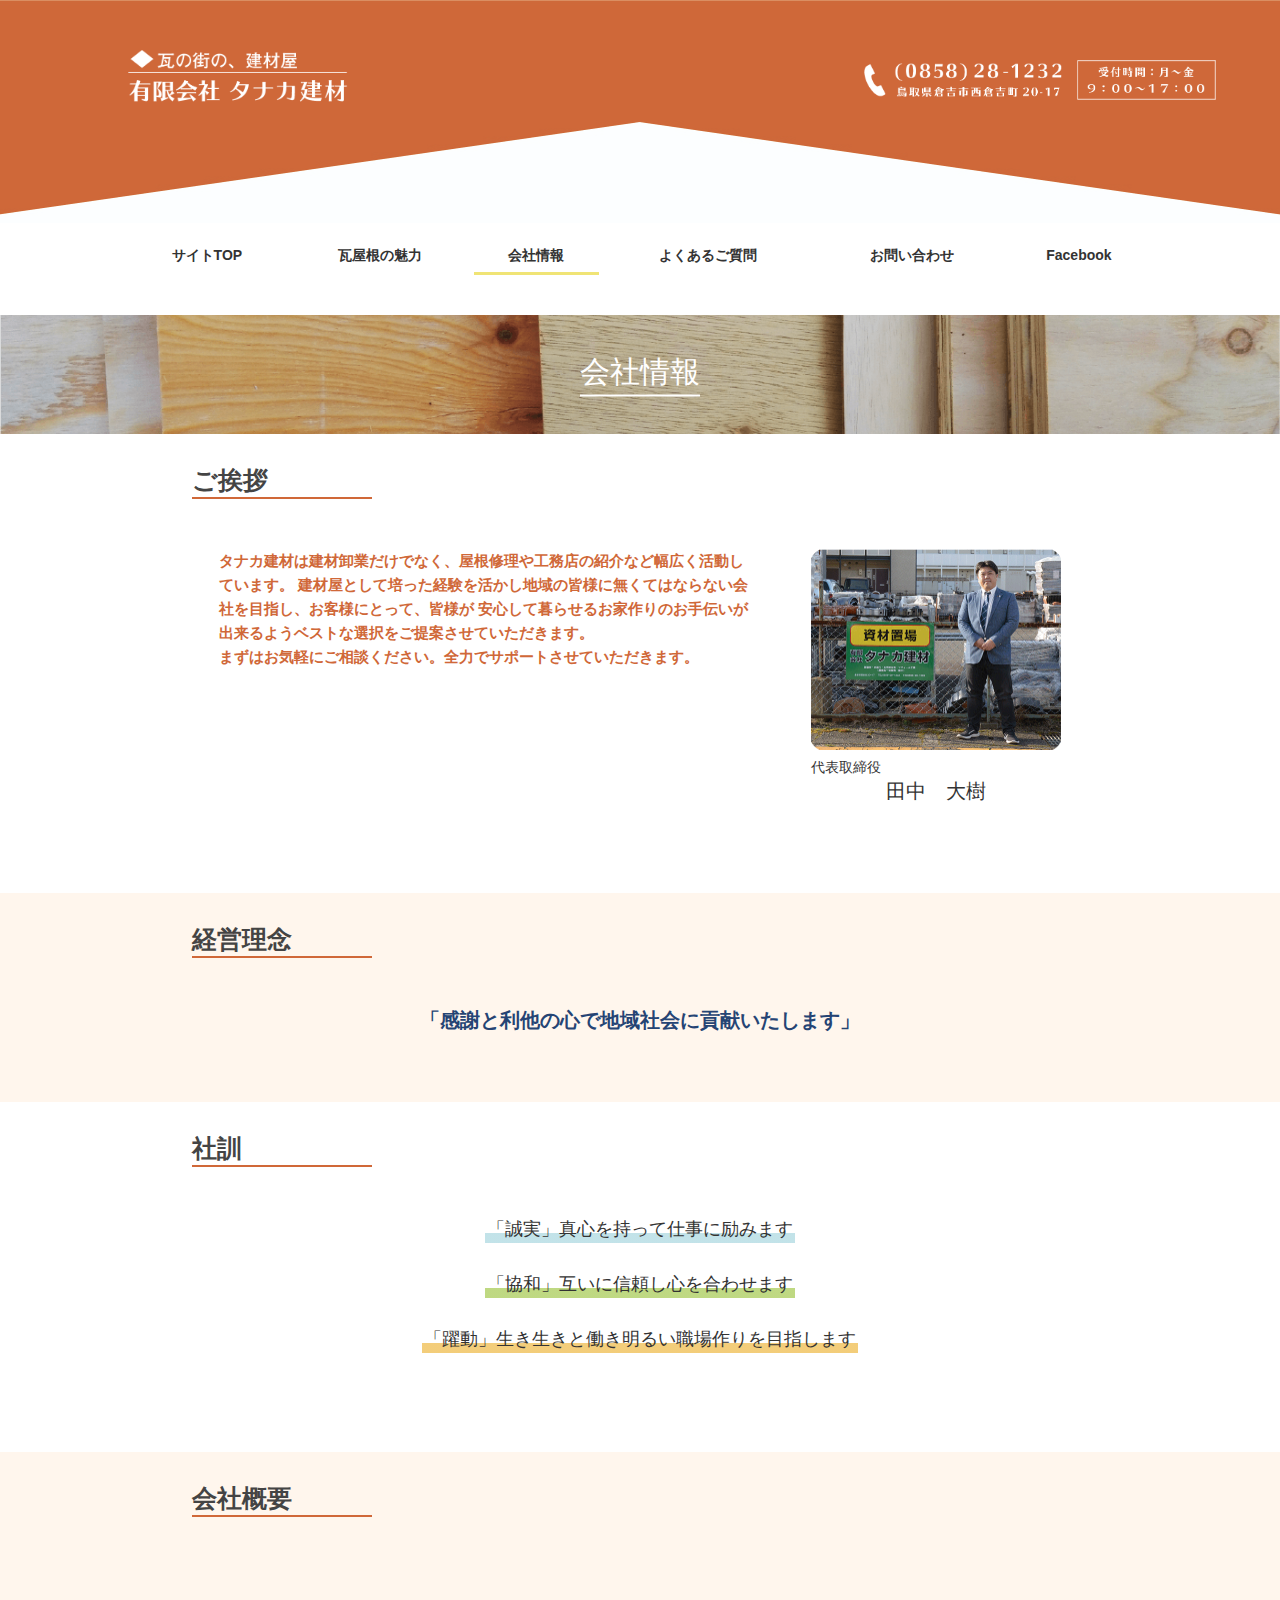
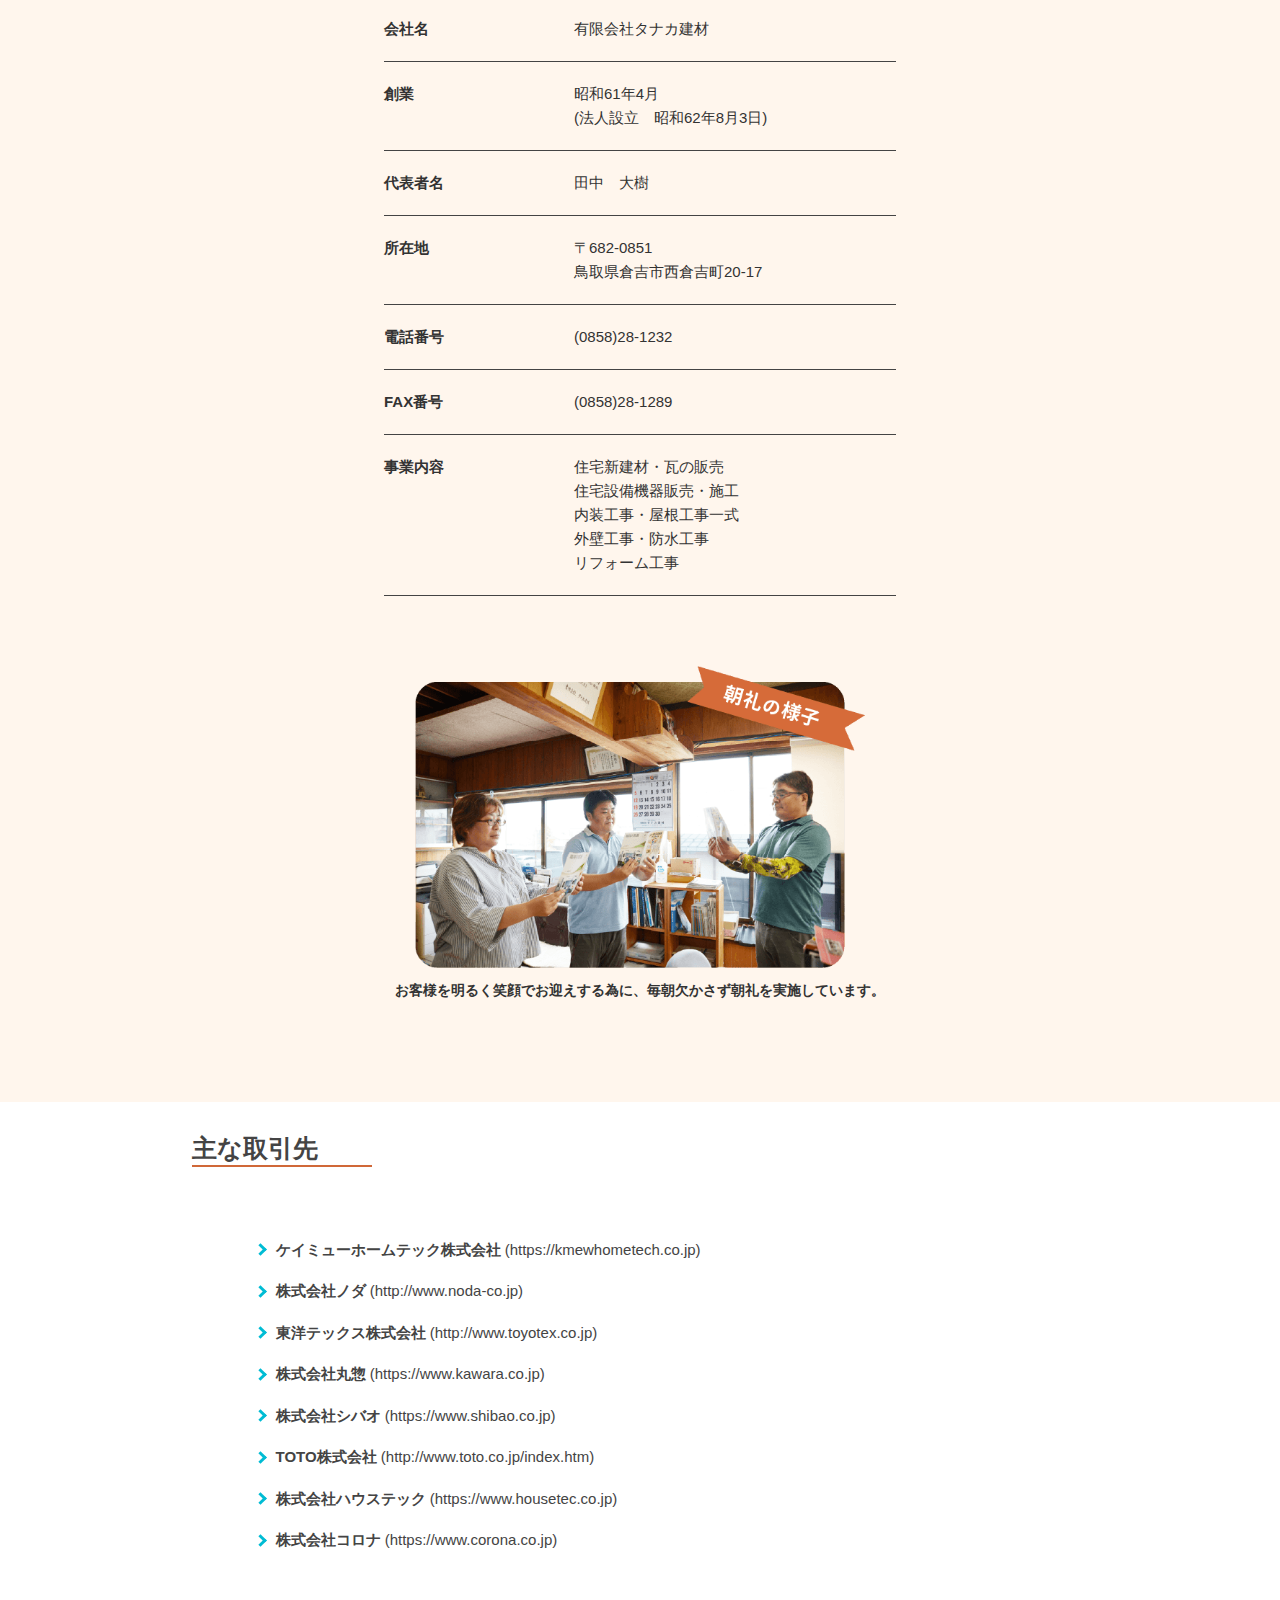
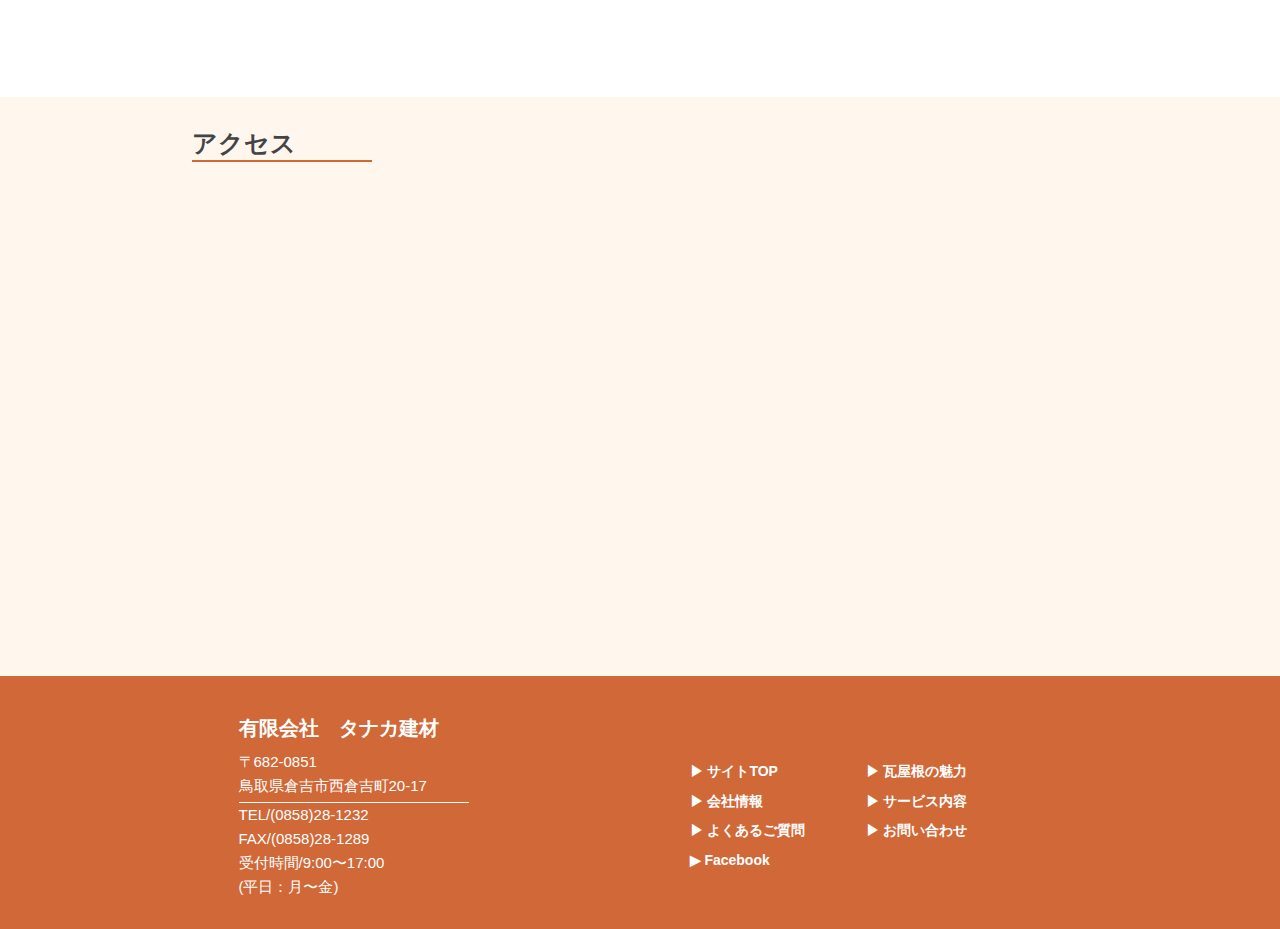
<file: kaishajoho.html>
<!doctype html><html><head><meta charset="UTF-8"><title>会社情報 | タナカ建材</title><!--メタ情報--><meta name="description" content="鳥取県倉吉市にある建材屋「有限会社タナカ建材」のホームページです。瓦屋根が大好きな社長の思いから作られました。屋根に関するお悩みは、ぜひ「タナカ建材」へご相談ください。"><meta name="keywords" content="タナカ建材,田中建材,倉吉,鳥取,建材屋,瓦,屋根リフォーム,瓦屋根" /><!--メタ情報-->          <link href="css/style.css"><link rel="stylesheet" href="css/kaisyajoho.css"><link href="css/style.css" rel="stylesheet" type="text/css">	<meta name="viewport" content="width=device-width,initial-scale=1.0,minimum-scale=1.0">        </head><body><article>	<header><div class="yane2">      <img src="images/2x/rogo.png" class="rogo2" alt="タナカ建材">    <div class="migizume">      <img src="images/2x/rogo4.png" class="rogo4" alt="電話番号"> </div></div><!--PCナビ--><nav>  <ul class="pc">    <li><a href="index.html">サイトTOP</a></li>    <li><a href="kawara.html">瓦屋根の魅力</a></li>    <li class="current"><a href="kaishajoho.html">会社情報</a></li>    <li><a href="q_a.html">よくあるご質問</a></li>    <li><a href="otoiawase.html">お問い合わせ</a></li>    <li><a href="https://www.facebook.com/%E6%9C%89%E9%99%90%E4%BC%9A%E7%A4%BE%E3%82%BF%E3%83%8A%E3%82%AB%E5%BB%BA%E6%9D%90-109805851175539">Facebook</a></li>  </ul></nav>     <!--SPナビ--><!-- #BeginLibraryItem "/Library/burger_menu.lbi" --><div class="sp">       <div class="hamburger-menu">        <input type="checkbox" id="menu-btn-check">        <label for="menu-btn-check" class="menu-btn"><span></span></label>        <!--ここからメニュー-->        <div class="menu-content">            <ul>                <li>                    <a href="index.html">サイトTOP</a>                </li>                <li>                    <a href="kawara.html">瓦屋根の魅力</a>                </li>                <li>                    <a href="kaishajoho.html">会社情報</a>                </li>                <li>                    <a href="service.html">サービス内容</a>                </li>                <li>                    <a href="q_a.html">よくあるご質問</a>                </li>                <li>                    <a href="otoiawase.html">お問い合わせ</a>                </li>                <p class="company_name">有限会社タナカ建材</p>                <p class="company_number">鳥取県倉吉市西倉吉町20-17</p>                <p class="company_number">TEL:(0858)28-1232</p>            </ul>        </div>        <!--ここまでメニュー-->    </div></div><!-- #EndLibraryItem --></header>     <div id="top-img">    <div class="background_content">      <h3>会社情報</h3>    </div>  </div>         <!--ーーーーーーーーーーーーーーーご挨拶ーーーーーーーーーーーーーー--><div class="bg_white"><div class="wide"><h6>ご挨拶</h6></div><div class="flex_aisatsu"><!--indexの社長の思いのflexと同基-->        <div class="left_aisatsu2">        <p class="aisatsu">タナカ建材は建材卸業だけでなく、屋根修理や工務店の紹介など幅広く活動しています。            建材屋として培った経験を活かし地域の皆様に無くてはならない会社を目指し、お客様にとって、皆様が            安心して暮らせるお家作りのお手伝いが出来るようベストな選択をご提案させていただきます。<br>            まずはお気軽にご相談ください。全力でサポートさせていただきます。</p>    </div>       <div class="right_aisatsu">        <img src="images/2x/goaisatsu-syacyo_picture.png" width="100%">        <p class="katagaki">代表取締役</p>        <p class="name">田中　大樹</p>    </div>    </div></div>    <!--ーーーーーーーーーーーーーーー経営理念ーーーーーーーーーーーーー--><div class="bg_beige"><div class="wide">         <h6>経営理念</h6></div>         <p class="rinenn">「感謝と利他の心で地域社会に貢献いたします」</p></div>        <!--ーーーーーーーーーーーーーーー社訓ーーーーーーーーーーーーーーー--><div class="bg_white"><div class="wide"><h6>社訓</h6></div>    <div class="center2">        <p class="blue_line">「誠実」真心を持って仕事に励みます</p>    </div>    <div class="center2">        <p class="green_line">「協和」互いに信頼し心を合わせます</p>    </div>    <div class="center2">        <p class="orange_line">「躍動」生き生きと働き明るい職場作りを目指します</p>    </div></div>     <!--ーーーーーーーーーーーーーーー会社概要ーーーーーーーーーーーーー--><div class="bg_beige"><div class="wide"><h6>会社概要</h6></div><dl class="kaisya_gaiyo">  <div class="border">    <dt>会社名</dt>    <dd>有限会社タナカ建材</dd>  </div>      <div class="border">    <dt>創業</dt>    <dd>昭和61年4月</dd>    <dd>(法人設立　昭和62年8月3日)</dd>  </div>      <div class="border">    <dt>代表者名</dt>    <dd>田中　大樹</dd>  </div>      <div class="border">    <dt>所在地</dt>    <dd>〒682-0851</dd>    <dd>鳥取県倉吉市西倉吉町20-17</dd>  </div>        <div class="border">    <dt>電話番号</dt>    <dd>(0858)28-1232</dd>  </div>        <div class="border">    <dt>FAX番号</dt>    <dd>(0858)28-1289</dd>  </div>        <div class="border">    <dt>事業内容</dt>    <dd>住宅新建材・瓦の販売</dd>    <dd>住宅設備機器販売・施工</dd>    <dd>内装工事・屋根工事一式</dd>    <dd>外壁工事・防水工事</dd>    <dd>リフォーム工事</dd>  </div></dl>        <div class="center cyo-rei">        <img src="images/2x/cyo-rei.png" alt="朝礼の様子">        <p>お客様を明るく笑顔でお迎えする為に、<br class="sp">毎朝欠かさず朝礼を実施しています。</p>    </div>    </div>    <!--ーーーーーーーーーーーーーーー主な取引先ーーーーーーーーーーーーー-->    <div class="bg_white"><div class="wide"><h6>主な取引先</h6></div>    <ul class="torihikisaki cp_list">        <li><a href="https://kmewhometech.co.jp/"><span class="syamei" target="_blank">ケイミューホームテック株式会社</span>             (https://kmewhometech.co.jp)</a></li>                <li><a href="http://www.noda-co.jp/" target="_blank"><span class="syamei">株式会社ノダ</span> (http://www.noda-co.jp)</a></li>                <li><a href="http://www.toyotex.co.jp/" target="_blank"><span class="syamei">東洋テックス株式会社</span> (http://www.toyotex.co.jp)</a></li>                <li><a href="https://www.kawara.co.jp/" target="_blank"><span class="syamei">株式会社丸惣</span> (https://www.kawara.co.jp)</a></li>                <li><a href="https://www.shibao.co.jp/" target="_blank"><span class="syamei">株式会社シバオ</span> (https://www.shibao.co.jp)</a></li>                <li><a href="http://www.toto.co.jp/index.htm" target="_blank"><span class="syamei">TOTO株式会社</span> (http://www.toto.co.jp/index.htm)</a></li>                <li><a href="https://www.housetec.co.jp/" target="_blank"><span class="syamei">株式会社ハウステック</span> (https://www.housetec.co.jp)</a></li>                <li><a href="https://www.corona.co.jp/" target="_blank"><span class="syamei">株式会社コロナ</span> (https://www.corona.co.jp)</a></li>    </ul></div>                                <!--ーーーーーーーーーーーーーーーアクセスーーーーーーーーーーーーー--><div class="bg_beige"><div class="wide"><h6>アクセス</h6></div>      <div class="map">          <iframe src="https://www.google.com/maps/embed?pb=!1m18!1m12!1m3!1d3251.0396425348586!2d133.80377111525192!3d35.429047980254005!2m3!1f0!2f0!3f0!3m2!1i1024!2i768!4f13.1!3m3!1m2!1s0x3555d88a30fc264b%3A0xfdb75ead6165ef56!2z44CSNjgyLTA4NTEg6bOl5Y-W55yM5YCJ5ZCJ5biC6KW_5YCJ5ZCJ55S677yS77yQ4oiS77yR77yX!5e0!3m2!1sja!2sjp!4v1615425835624!5m2!1sja!2sjp"           width="500" height="300" style="border:0;" allowfullscreen="" loading="lazy"></iframe>      </div></div><!-- #BeginLibraryItem "/Library/footer.lbi" --><footer><div class="orange">             <div class="flex2">         <div class="footer_left">                 <p class="company">有限会社　タナカ建材</p>                 <p class="under_bar">〒682-0851<br>鳥取県倉吉市西倉吉町20-17</p>                    <p>TEL/(0858)28-1232</p>                    <p>FAX/(0858)28-1289</p>                    <p>受付時間/9:00〜17:00<br>(平日：月〜金)</p>         </div>         <div class="footer_right">                 <div class="my-parts2">                       <ul>		              <li><a href="index.html">サイトTOP</a></li>	                  <li><a href="kawara.html">瓦屋根の魅力</a></li> 		              <li><a href="kaishajoho.html">会社情報</a></li>                                                 <li><a href="service.html">サービス内容</a></li>		              <li><a href="q_a.html">よくあるご質問</a></li>		              <li><a href="otoiawase.html">お問い合わせ</a></li>                                           <li><a href="https://www.facebook.com/%E6%9C%89%E9%99%90%E4%BC%9A%E7%A4%BE%E3%82%BF%E3%83%8A%E3%82%AB%E5%BB%BA%E6%9D%90-109805851175539">Facebook</a></li>	                  </ul>                 </div>         </div>         </div></div></footer>  <!-- #EndLibraryItem --></article></body></html>
</file>
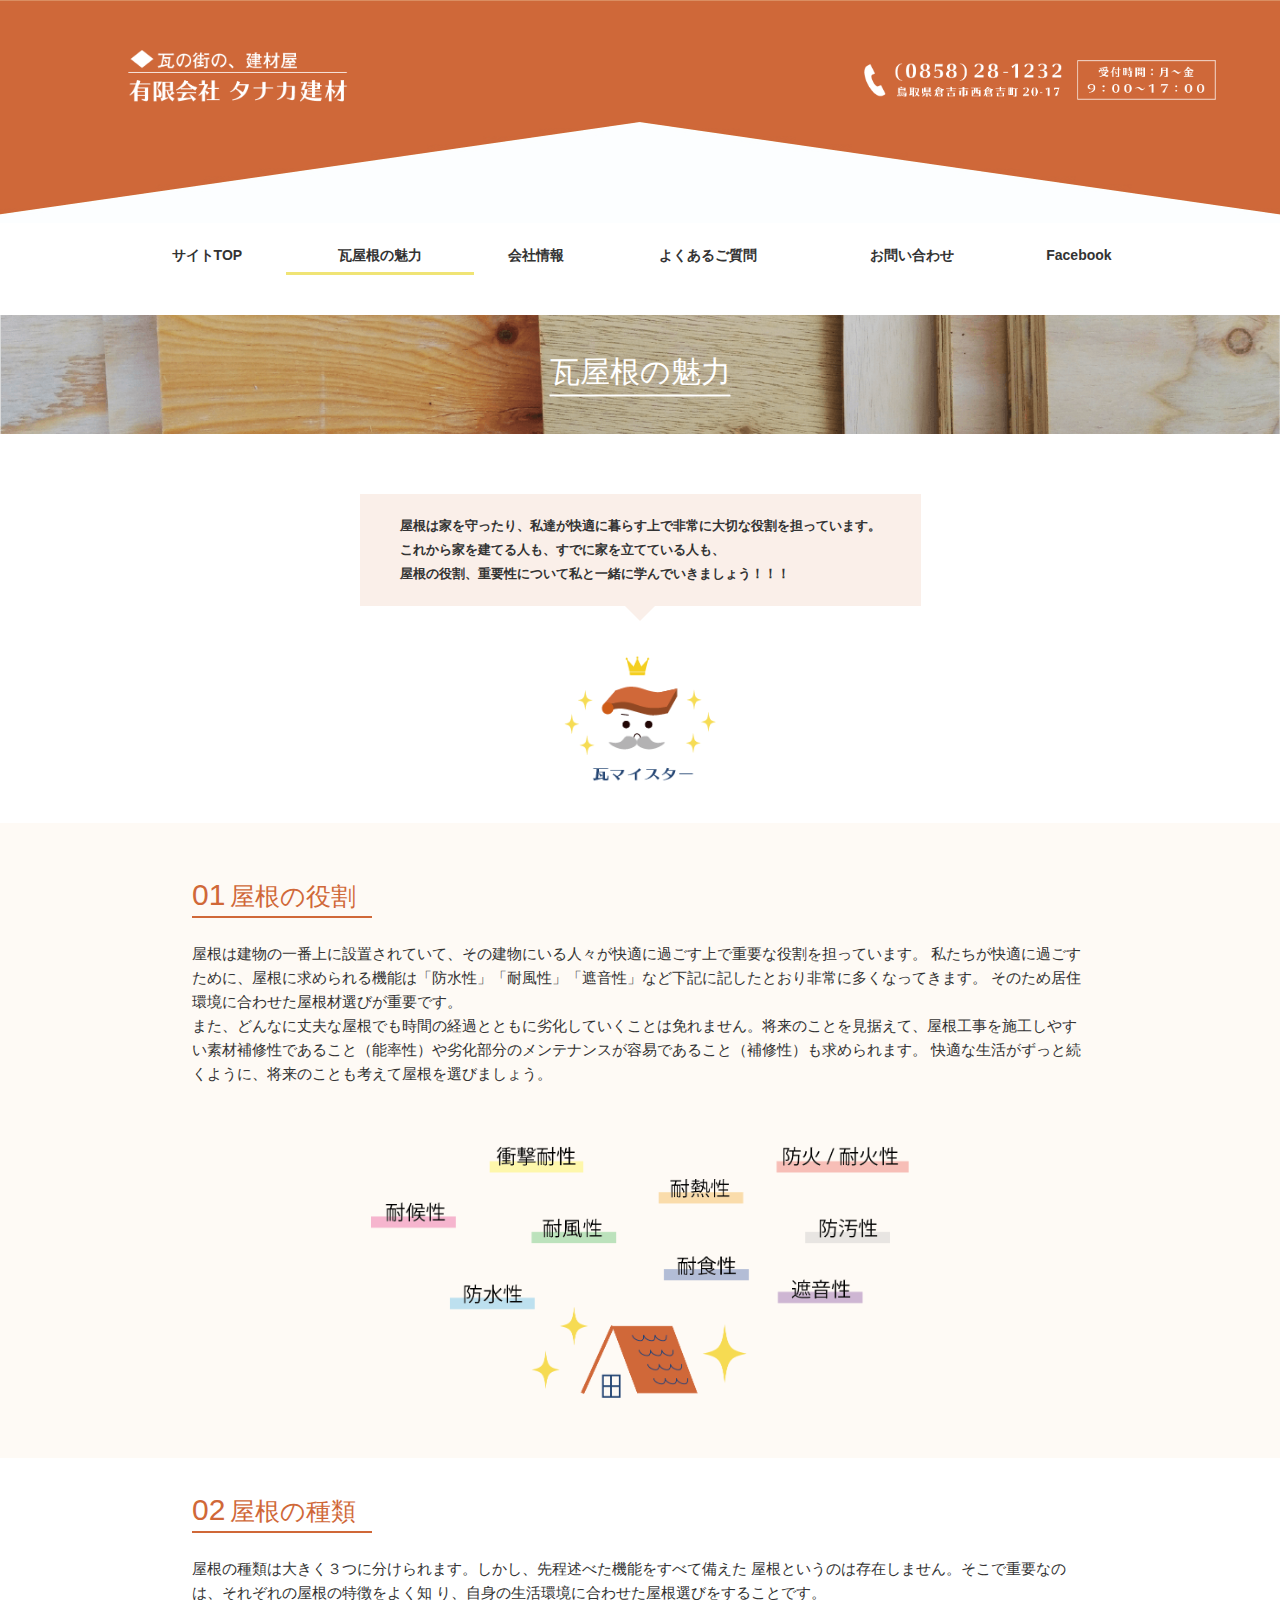
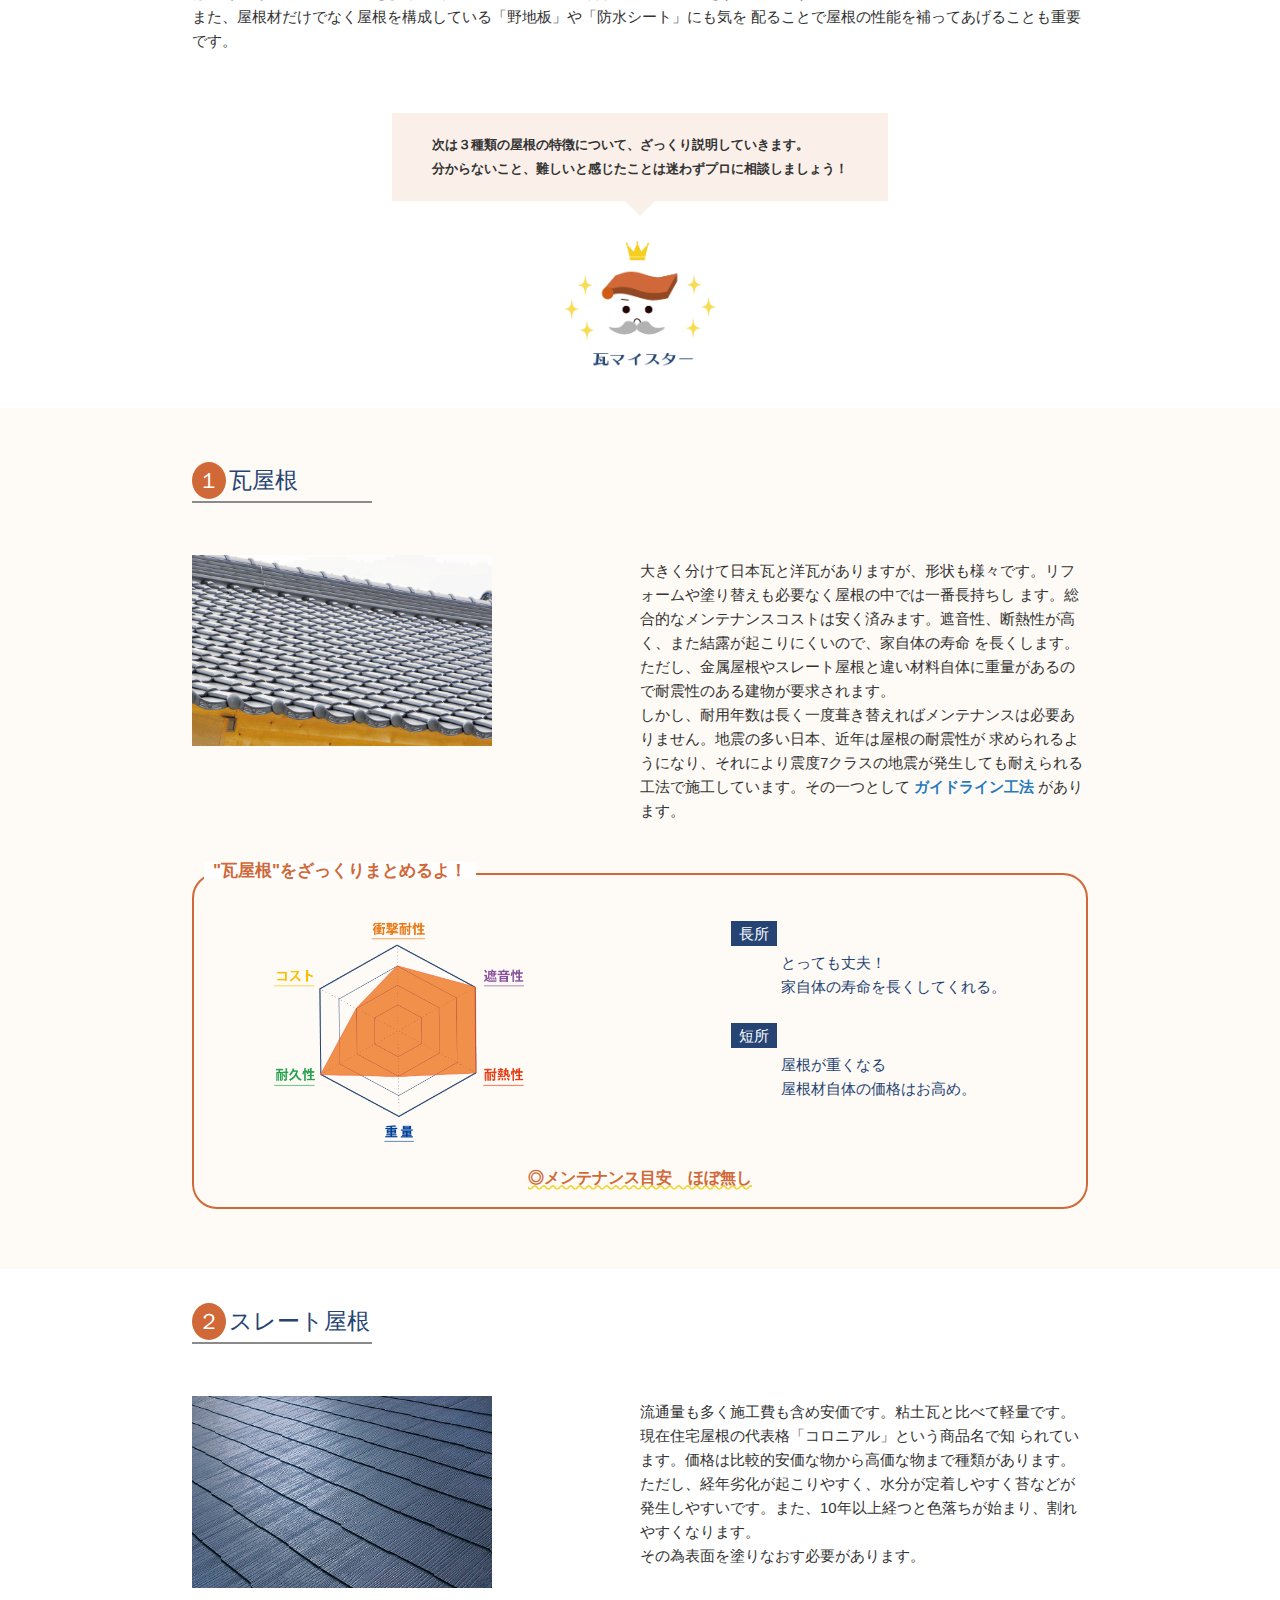
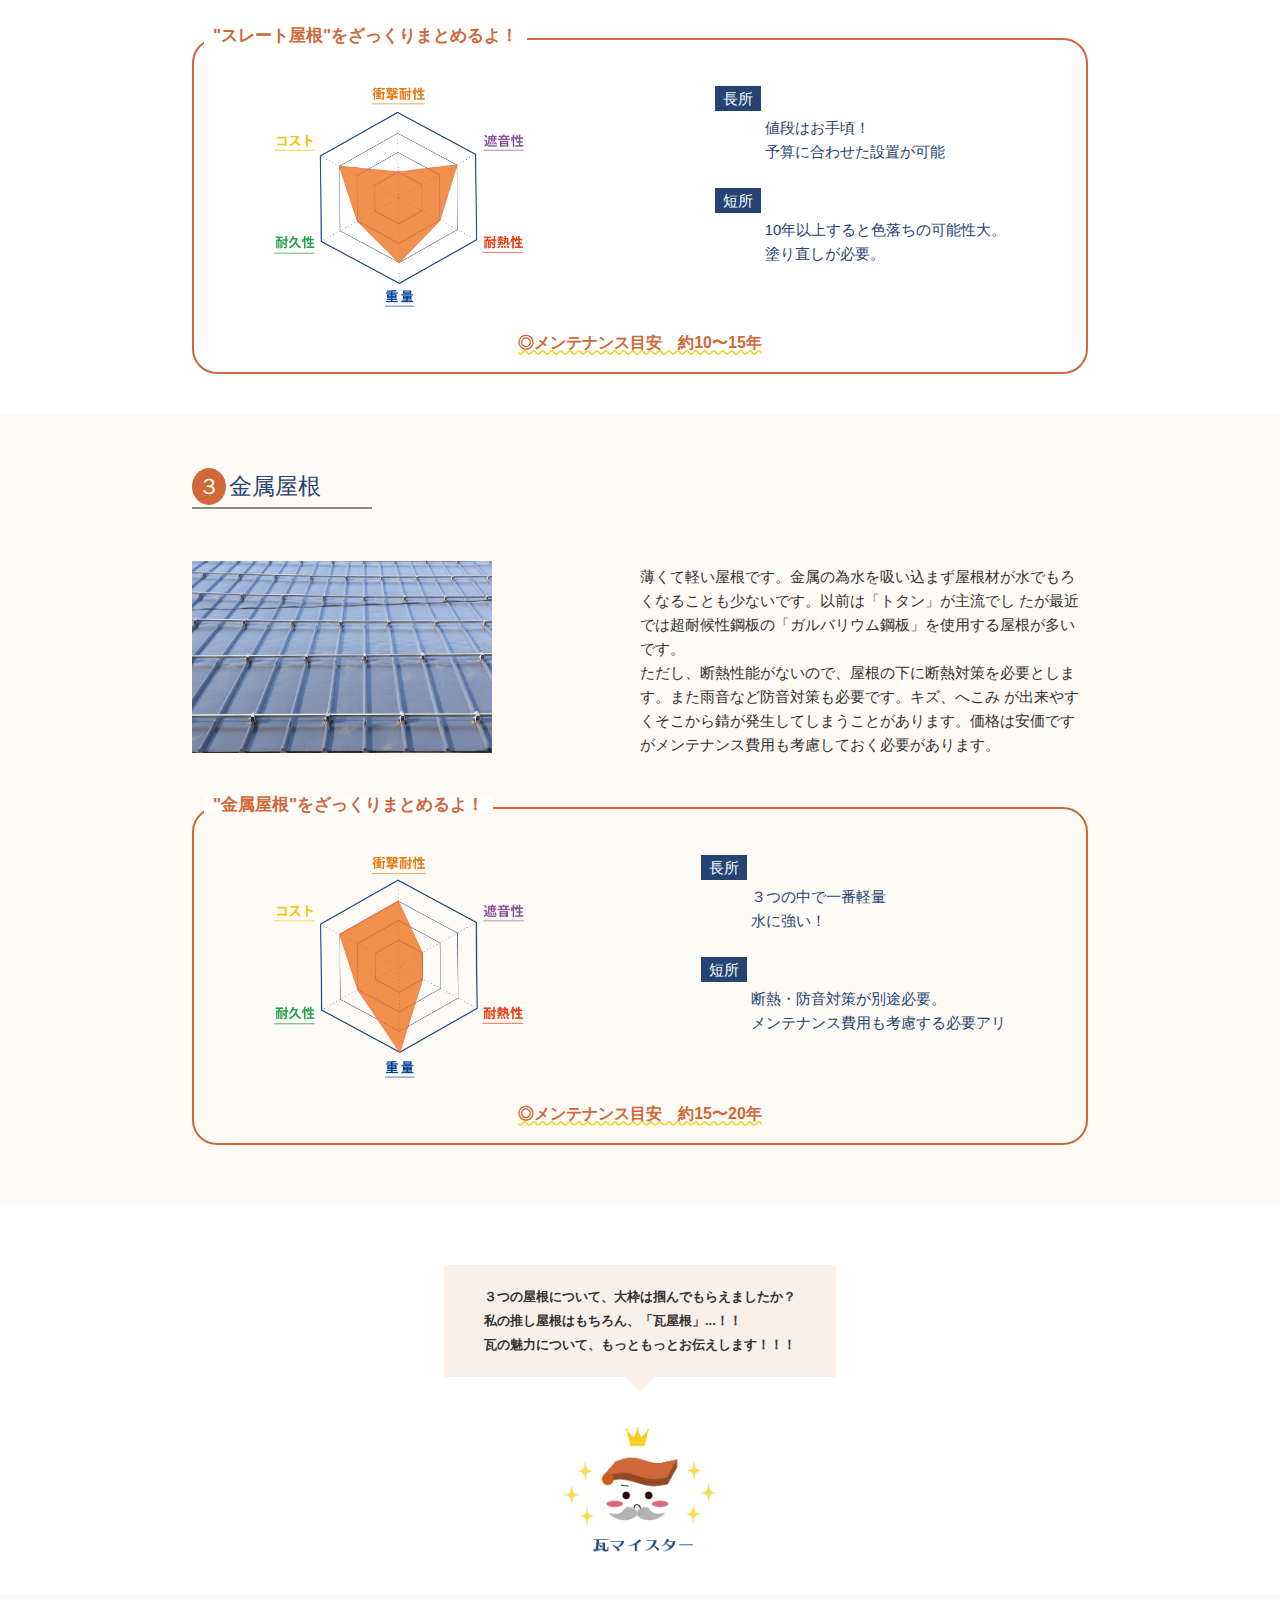
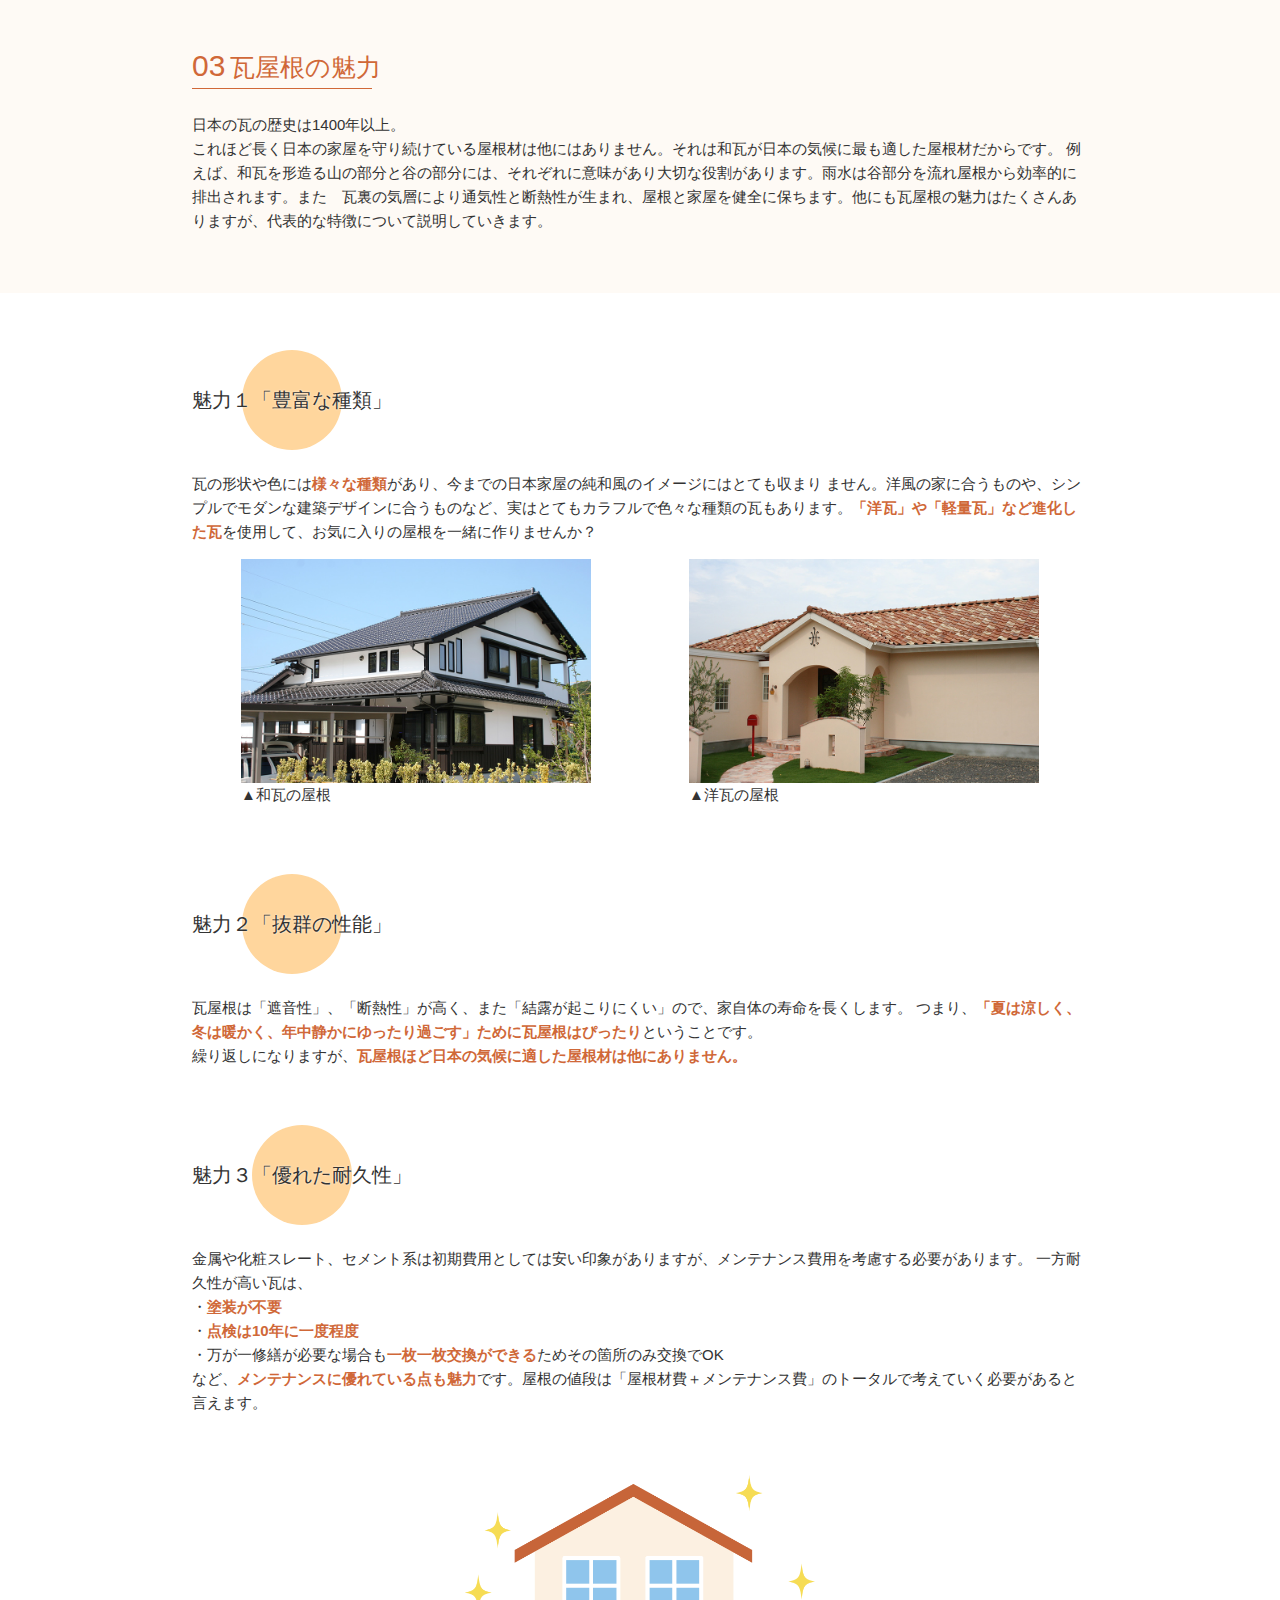
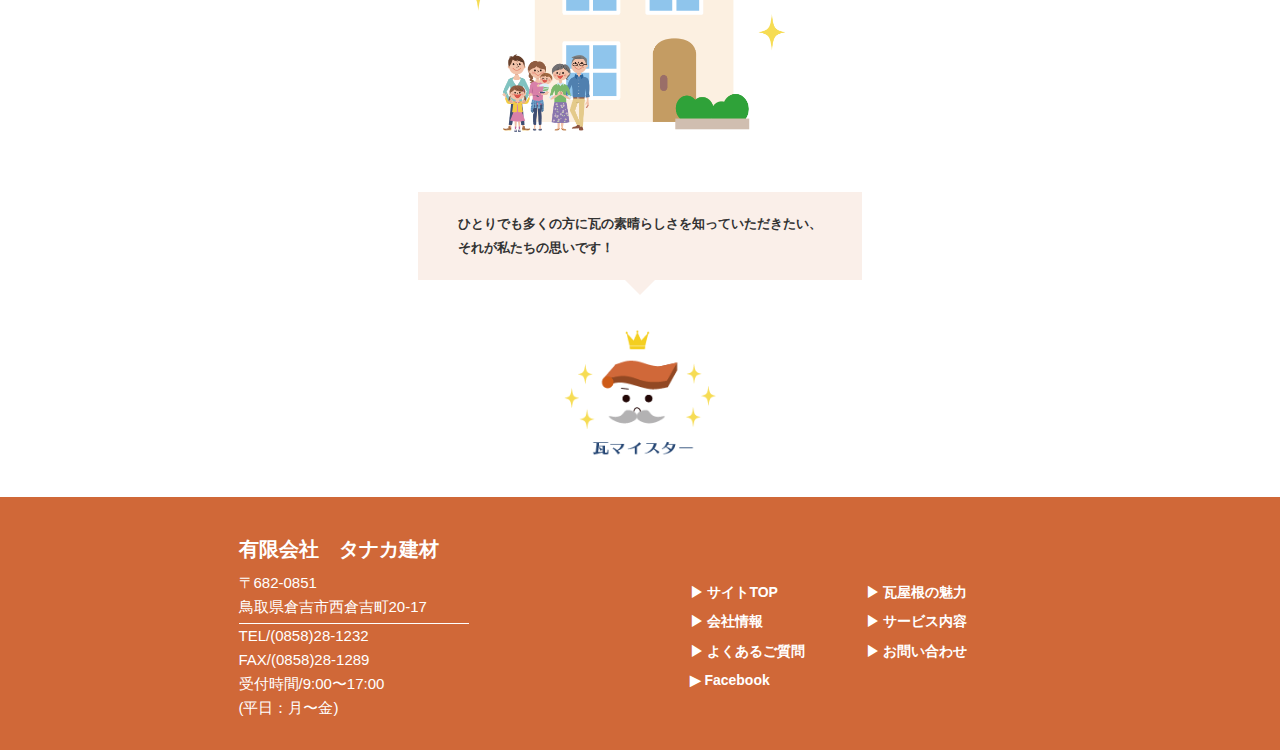
<file: kawara.html>
<!doctype html><html><head><meta charset="UTF-8"><title>瓦屋根の魅力 | タナカ建材</title><!--メタ情報--><meta name="description" content="鳥取県倉吉市にある建材屋「有限会社タナカ建材」のホームページです。瓦屋根が大好きな社長の思いから作られました。屋根に関するお悩みは、ぜひ「タナカ建材」へご相談ください。"><meta name="keywords" content="タナカ建材,田中建材,倉吉,鳥取,建材屋,瓦,屋根リフォーム,瓦屋根" /><!--メタ情報-->          <link href="css/style.css"><link rel="stylesheet" href="css/kawara.css"><link href="css/style.css" rel="stylesheet" type="text/css">		<meta name="viewport" content="width=device-width,initial-scale=1.0,minimum-scale=1.0">       </head><body><article><header><div class="yane2">      <img src="images/2x/rogo.png" class="rogo2" alt="タナカ建材">    <div class="migizume">      <img src="images/2x/rogo4.png" class="rogo4" alt="電話番号"> </div></div>    <!--PCナビ--><nav>  <ul class="pc">    <li><a href="index.html">サイトTOP</a></li>    <li class="current"><a href="kawara.html">瓦屋根の魅力</a></li>    <li><a href="kaishajoho.html">会社情報</a></li>    <li><a href="q_a.html">よくあるご質問</a></li>    <li><a href="otoiawase.html">お問い合わせ</a></li>    <li><a href="https://www.facebook.com/%E6%9C%89%E9%99%90%E4%BC%9A%E7%A4%BE%E3%82%BF%E3%83%8A%E3%82%AB%E5%BB%BA%E6%9D%90-109805851175539">Facebook</a></li>  </ul></nav><!--SPナビ--><!-- #BeginLibraryItem "/Library/burger_menu.lbi" --><div class="sp">       <div class="hamburger-menu">        <input type="checkbox" id="menu-btn-check">        <label for="menu-btn-check" class="menu-btn"><span></span></label>        <!--ここからメニュー-->        <div class="menu-content">            <ul>                <li>                    <a href="index.html">サイトTOP</a>                </li>                <li>                    <a href="kawara.html">瓦屋根の魅力</a>                </li>                <li>                    <a href="kaishajoho.html">会社情報</a>                </li>                <li>                    <a href="service.html">サービス内容</a>                </li>                <li>                    <a href="q_a.html">よくあるご質問</a>                </li>                <li>                    <a href="otoiawase.html">お問い合わせ</a>                </li>                <p class="company_name">有限会社タナカ建材</p>                <p class="company_number">鳥取県倉吉市西倉吉町20-17</p>                <p class="company_number">TEL:(0858)28-1232</p>            </ul>        </div>        <!--ここまでメニュー-->    </div></div><!-- #EndLibraryItem --></header>            <div id="top-img">    <div class="background_content">      <h3>瓦屋根の魅力</h3>    </div>  </div>  <div class="wide"><div class="center">       <div class="hukidashi_nomi">           <p>屋根は家を守ったり、私達が快適に暮らす上で非常に大切な役割を担っています。<br>           これから家を建てる人も、すでに家を立てている人も、<br>           屋根の役割、重要性について私と一緒に学んでいきましょう！！！</p>       </div> </div>       <div class="xximg center">           <img src="images/2x/meister.png" width="100%"></div>    </div>    <!--ーーーーーーーーーーーーーー屋根の役割ーーーーーーーーーーーーーーーー--><div class="bg_beige"><div class="wide"><h9 class="service2"><span class="big2">01</span>屋根の役割</h9>          <div class="text2">    <p class="aline-left">屋根は建物の一番上に設置されていて、その建物にいる人々が快適に過ごす上で重要な役割を担っています。                    私たちが快適に過ごすために、屋根に求められる機能は「防水性」「耐風性」「遮音性」など下記に記したとおり非常に多くなってきます。                    そのため居住環境に合わせた屋根材選びが重要です。<br>                    また、どんなに丈夫な屋根でも時間の経過とともに劣化していくことは免れません。将来のことを見据えて、屋根工事を施工しやすい素材補修性であること（能率性）や劣化部分のメンテナンスが容易であること（補修性）も求められます。                    快適な生活がずっと続くように、将来のことも考えて屋根を選びましょう。</p>       <div class="ximg center">    <img src="images/2x/yakuwari_img.png" width="100%">    </div></div></div>   </div>      <!--ーーーーーーーーーーーーーー屋根の種類ーーーーーーーーーーーーーーーー--><div class="wide"><h9 class="service2"><span class="big2">02</span>屋根の種類</h9>          <div class="text2">    <p class="aline-left">屋根の種類は大きく３つに分けられます。しかし、先程述べた機能をすべて備えた        屋根というのは存在しません。そこで重要なのは、それぞれの屋根の特徴をよく知        り、自身の生活環境に合わせた屋根選びをすることです。<br>        また、屋根材だけでなく屋根を構成している「野地板」や「防水シート」にも気を        配ることで屋根の性能を補ってあげることも重要です。</p></div>       <div class="center2">       <div class="hukidashi">                 <p>次は３種類の屋根の特徴について、ざっくり説明していきます。<br>                    分からないこと、難しいと感じたことは迷わずプロに相談しましょう！</p>       </div> </div>       <div class="xximg center">           <img src="images/2x/meister.png" width="100%"></div></div>                                <!--１　瓦屋根--><div class="bg_beige"><div class="wide">      <div class="head_test-wrap">                <h10 class="head_test">                <span class="head_test-point mar">１</span>瓦屋根</h10>      </div>    <!--画像＋説明--><div class="flex1">          <div class="left1">          <img src="images/2x/kawarayane_picture.png" width="100%">          </div>                    <div class="right">        　　　　　　<p>大きく分けて日本瓦と洋瓦がありますが、形状も様々です。リフォームや塗り替えも必要なく屋根の中では一番長持ちし                  ます。総合的なメンテナンスコストは安く済みます。遮音性、断熱性が高く、また結露が起こりにくいので、家自体の寿命                  を長くします。<br>                  ただし、金属屋根やスレート屋根と違い材料自体に重量があるので耐震性のある建物が要求されます。<br>                  しかし、耐用年数は長く一度葺き替えればメンテナンスは必要ありません。地震の多い日本、近年は屋根の耐震性が                  求められるようになり、それにより震度7クラスの地震が発生しても耐えられる工法で施工しています。その一つとして<a href="images/pdf/guidline.pdf" target="_blank"> ガイドライン工法 </a>があります。</p>          </div></div>    <!--まとめ--><div class="matome"><div class="wide2">    <span class="box-title">"瓦屋根"をざっくりまとめるよ！</span>    <div class="flex1">                <div class="left2">          <div class="xxximg">            <img src="images/2x/graff_kawara.png">          </div>        </div>                <div class="right2">                     <h11>長所</h11>            　　　　　　　<div class="chara"><p>とっても丈夫！<br>家自体の寿命を長くしてくれる。</p></div>                                      <h11>短所</h11>            　　　　　　　<div class="chara"><p>屋根が重くなる<br>屋根材自体の価格はお高め。</p></div>        </div>           </div>           　　　　　  <p class="mennte">◎メンテナンス目安　ほぼ無し</p></div>    </div>   </div> </div>                                      <!--２　スレート屋根--><div class="wide">      <div class="head_test-wrap">                <h10 class="head_test">                <span class="head_test-point mar">２</span>スレート屋根</h10>      </div>    <!--画像＋説明--><div class="flex1">          <div class="left1">          <img src="images/2x/slateyane_picture2.png" width="100%">          </div>                    <div class="right">        　　　　　　<p>流通量も多く施工費も含め安価です。粘土瓦と比べて軽量です。現在住宅屋根の代表格「コロニアル」という商品名で知                  られています。価格は比較的安価な物から高価な物まで種類があります。<br>                  ただし、経年劣化が起こりやすく、水分が定着しやすく苔などが発生しやすいです。また、10年以上経つと色落ちが始まり、割れやすくなります。<br>                  その為表面を塗りなおす必要があります。</p>          </div></div>    <!--まとめ--><div class="matome"><div class="wide2">    <span class="box-title">"スレート屋根"をざっくりまとめるよ！</span>    <div class="flex1">        <div class="left2">          <div class="xxximg">            <img src="images/2x/graff_slate.png">          </div>        </div>                <div class="right2">                     <h11>長所</h11>            　　　　　　　<div class="chara"><p>値段はお手頃！<br>予算に合わせた設置が可能</p></div>                                      <h11>短所</h11>            　　　　　　　<div class="chara"><p>10年以上すると色落ちの可能性大。<br>塗り直しが必要。</p></div>        </div>           </div>           　　　　　  <p class="mennte">◎メンテナンス目安　約10〜15年</p></div>    </div>               </div>                           <!--３　金属屋根--><div class="bg_beige"><div class="wide">      <div class="head_test-wrap">                <h10 class="head_test">                <span class="head_test-point mar">３</span>金属屋根</h10>      </div>    <!--画像＋説明--><div class="flex1">          <div class="left1">          <img src="images/2x/kinzokuyane_picture.png" width="100%">          </div>                    <div class="right">        　　　　　　<p>薄くて軽い屋根です。金属の為水を吸い込まず屋根材が水でもろくなることも少ないです。以前は「トタン」が主流でし                  たが最近では超耐候性鋼板の「ガルバリウム鋼板」を使用する屋根が多いです。<br>                  ただし、断熱性能がないので、屋根の下に断熱対策を必要とします。また雨音など防音対策も必要です。キズ、へこみ                  が出来やすくそこから錆が発生してしまうことがあります。価格は安価ですがメンテナンス費用も考慮しておく必要があります。</p>          </div></div>    <!--まとめ--><div class="matome"><div class="wide2">    <span class="box-title">"金属屋根"をざっくりまとめるよ！</span>    <div class="flex1">                <div class="left2">          <div class="xxximg">            <img src="images/2x/graff_kinzoku.png">          </div>        </div>                <div class="right2">                     <h11>長所</h11>            　　　　　　　<div class="chara"><p>３つの中で一番軽量<br>水に強い！</p></div>                                      <h11>短所</h11>            　　　　　　　<div class="chara"><p>断熱・防音対策が別途必要。<br>メンテナンス費用も考慮する必要アリ</p></div>        </div>           </div>           　　　　　  <p class="mennte">◎メンテナンス目安　約15〜20年</p></div>    </div>   </div>  </div>                        <div class="wide center">       <div class="hukidashi_nomi">                 <p>３つの屋根について、大枠は掴んでもらえましたか？<br>                     私の推し屋根はもちろん、「瓦屋根」...！！<br>                     瓦の魅力について、もっともっとお伝えします！！！</p>       </div>        <div class="xximg center">           <img src="images/2x/meister_tere.png" width="100%"></div></div>            <!--ーーーーーーーーーーーーーー瓦屋根の魅力ーーーーーーーーーーーーーーーー--><div class="bg_beige"><div class="wide"><h9 class="service2"><span class="big2">03</span>瓦屋根の魅力</h9>          <div class="text2">    <p class="aline-left">日本の瓦の歴史は1400年以上。<br>                    これほど長く日本の家屋を守り続けている屋根材は他にはありません。それは和瓦が日本の気候に最も適した屋根材だからです。                    例えば、和瓦を形造る山の部分と谷の部分には、それぞれに意味があり大切な役割があります。雨水は谷部分を流れ屋根から効率的に排出されます。また　瓦裏の気層により通気性と断熱性が生まれ、屋根と家屋を健全に保ちます。他にも瓦屋根の魅力はたくさんありますが、代表的な特徴について説明していきます。</p></div></div></div>  <!--ーーーーーーーーーーーーーー魅力1「豊富な種類」ーーーーーーーーーーーーーーーー--> <div class="wide">  <h12>魅力１「豊富な種類」</h12>    <p class="miryoku">瓦の形状や色には<span class="text_orange">様々な種類</span>があり、今までの日本家屋の純和風のイメージにはとても収まり                    ません。洋風の家に合うものや、シンプルでモダンな建築デザインに合うものなど、実はとてもカラフルで色々な種類の瓦もあります。<span class="text_orange">「洋瓦」や「軽量瓦」など進化した瓦</span>を使用して、お気に入りの屋根を一緒に作りませんか？</p>        <div class="flex1">               <div class="wagawara">              <div class="xxxximg"><img src="images/2x/wagawara_picture.jpg"></div>                           <p>▲和瓦の屋根</p>        </div>                                                <div class="yogawara">                  <div class="xxxximg"><img src="images/2x/yogawara_picture.jpg"></div>                  <p>▲洋瓦の屋根</p>        </div></div></div>                 <!--ーーーーーーーーーーーーーー魅力2「抜群の性能」ーーーーーーーーーーーーーーーー-->     <div class="wide">  <h12>魅力２「抜群の性能」</h12>        <p class="miryoku">瓦屋根は「遮音性」、「断熱性」が高く、また「結露が起こりにくい」ので、家自体の寿命を長くします。        つまり、<span class="text_orange">「夏は涼しく、冬は暖かく、年中静かにゆったり過ごす」ために瓦屋根はぴったり</span>ということです。<br>        繰り返しになりますが、<span class="text_orange">瓦屋根ほど日本の気候に適した屋根材は他にありません。</span></p></div>                 <!--ーーーーーーーーーーーーーー魅力3「優れた耐久性」ーーーーーーーーーーーーーーーー-->     <div class="wide">  <h12>魅力３「優れた耐久性」</h12>    <p class="miryoku">金属や化粧スレート、セメント系は初期費用としては安い印象がありますが、メンテナンス費用を考慮する必要があります。        一方耐久性が高い瓦は、<br>        ・<span class="text_orange">塗装が不要</span><br>        ・<span class="text_orange">点検は10年に一度程度</span><br>        ・万が一修繕が必要な場合も<span class="text_orange">一枚一枚交換ができる</span>ためその箇所のみ交換でOK<br>        など、<span class="text_orange">メンテナンスに優れている点も魅力</span>です。屋根の値段は「屋根材費＋メンテナンス費」のトータルで考えていく必要があると言えます。</p>          <div class="center xxxximg"><img src="images/2x/kazoku_img.png" width="100%"></div>    </div>                <!--ーーーーーーーーーーーーーー瓦マイスター　最後の吹き出しーーーーーーーーーーーーーーーー--><div class="wide"><div class="center">       <div class="hukidashi_nomi">           <p>ひとりでも多くの方に瓦の素晴らしさを知っていただきたい、<br>それが私たちの思いです！</p>       </div>        <div class="xximg center">           <img src="images/2x/meister.png" width="100%"></div></div></div>      <!--ーーーーーーーーーーーーーーTOPへ戻るーーーーーーーーーーーーーーーー--><!-- #BeginLibraryItem "/Library/footer.lbi" --><footer><div class="orange">             <div class="flex2">         <div class="footer_left">                 <p class="company">有限会社　タナカ建材</p>                 <p class="under_bar">〒682-0851<br>鳥取県倉吉市西倉吉町20-17</p>                    <p>TEL/(0858)28-1232</p>                    <p>FAX/(0858)28-1289</p>                    <p>受付時間/9:00〜17:00<br>(平日：月〜金)</p>         </div>         <div class="footer_right">                 <div class="my-parts2">                       <ul>		              <li><a href="index.html">サイトTOP</a></li>	                  <li><a href="kawara.html">瓦屋根の魅力</a></li> 		              <li><a href="kaishajoho.html">会社情報</a></li>                                                 <li><a href="service.html">サービス内容</a></li>		              <li><a href="q_a.html">よくあるご質問</a></li>		              <li><a href="otoiawase.html">お問い合わせ</a></li>                                           <li><a href="https://www.facebook.com/%E6%9C%89%E9%99%90%E4%BC%9A%E7%A4%BE%E3%82%BF%E3%83%8A%E3%82%AB%E5%BB%BA%E6%9D%90-109805851175539">Facebook</a></li>	                  </ul>                 </div>         </div>         </div></div></footer>  <!-- #EndLibraryItem --></article></body></html>
</file>
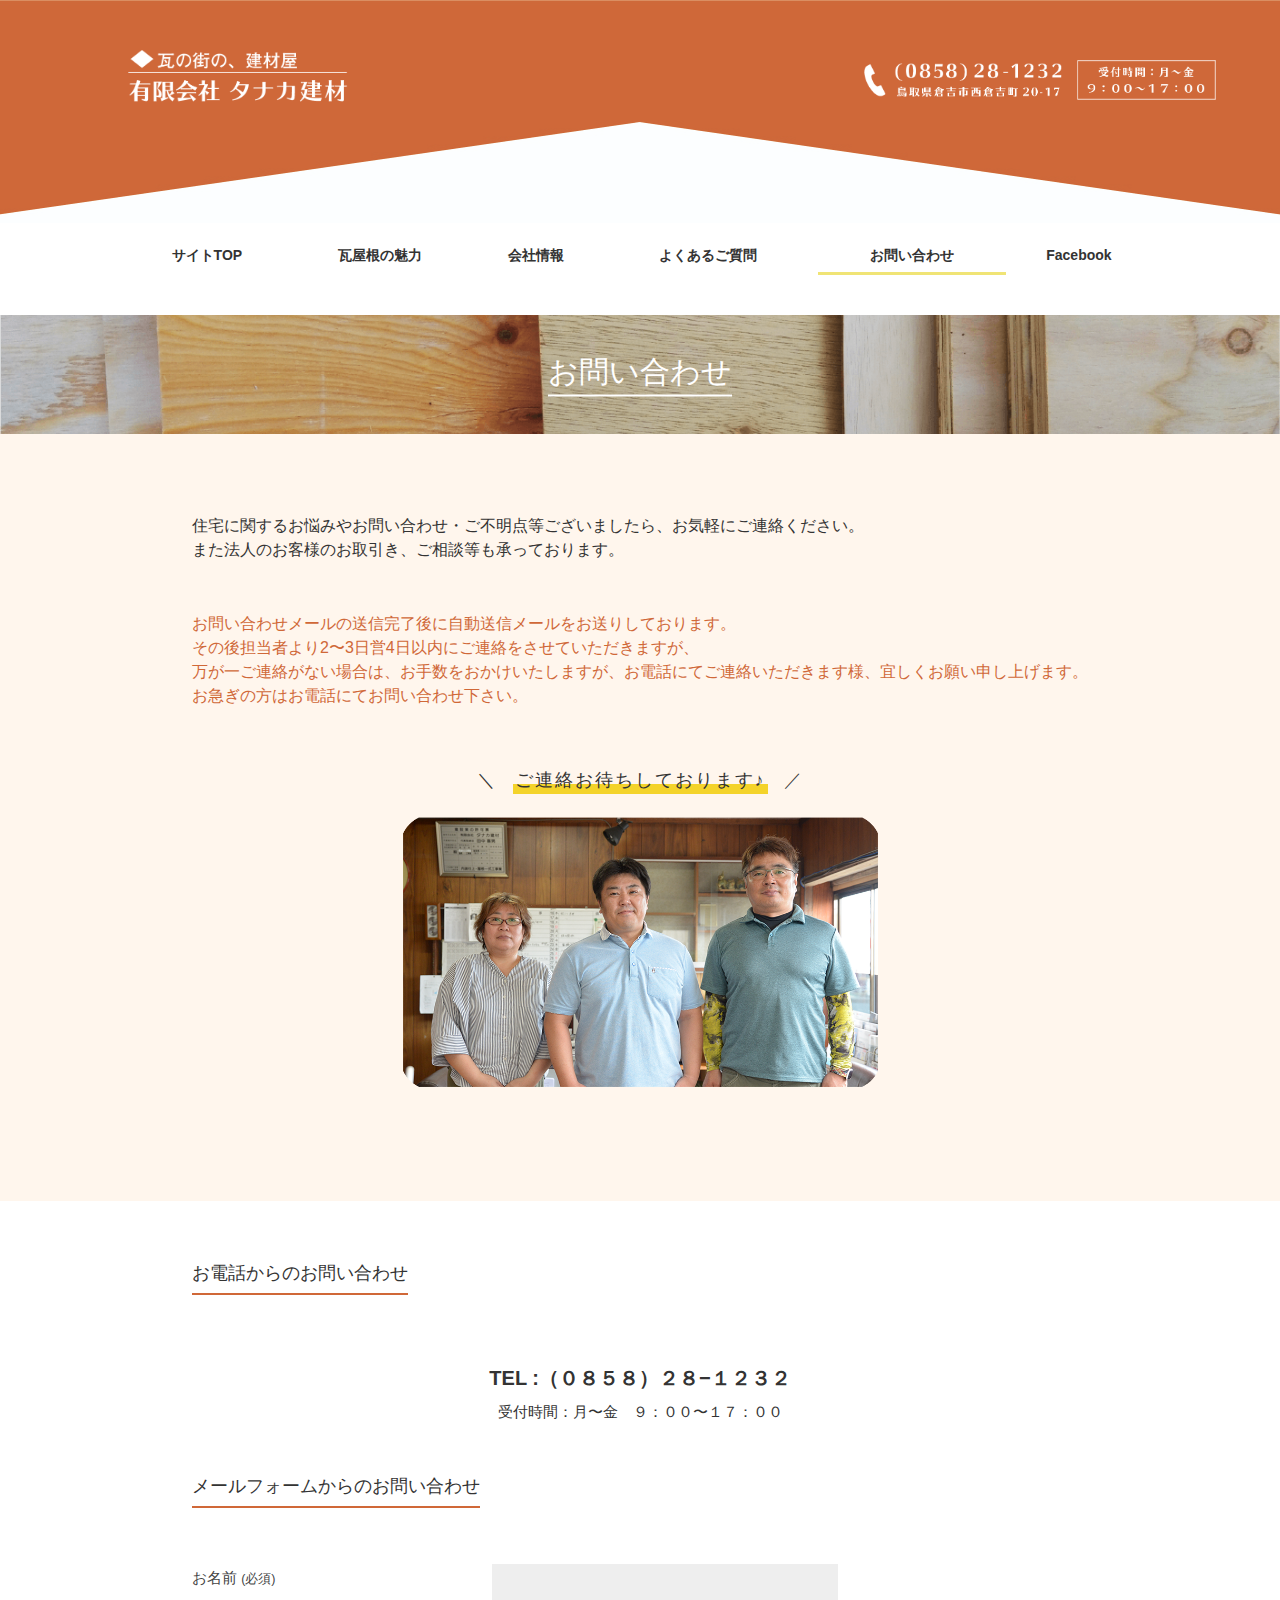
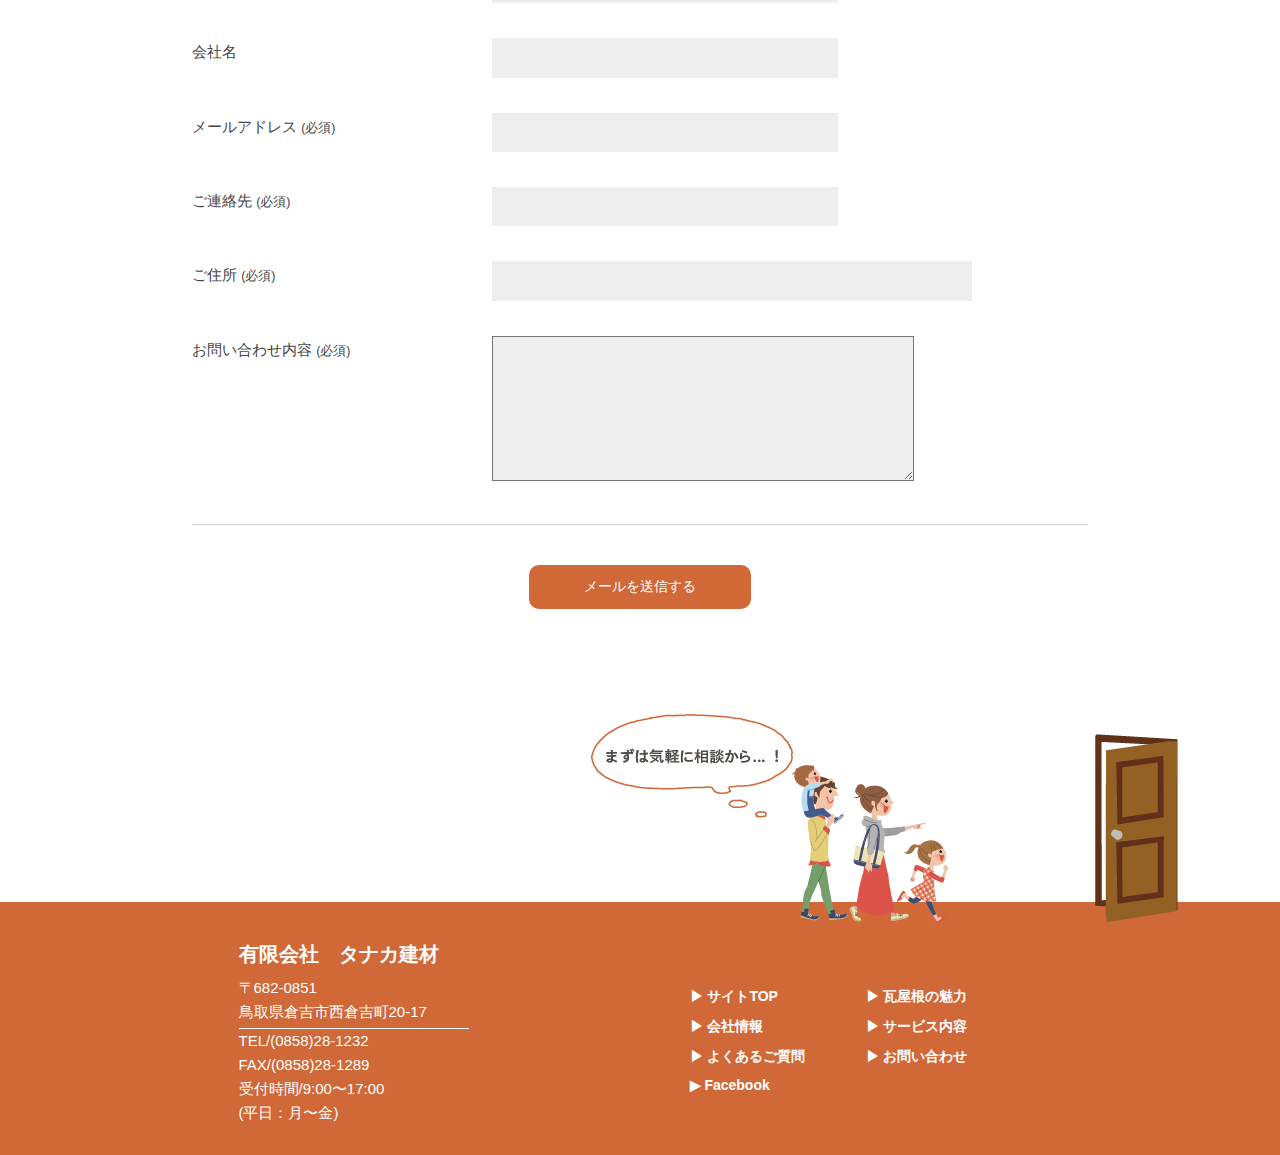
<file: otoiawase.html>
<!doctype html><html><head><meta charset="UTF-8"><title>お問い合わせ | タナカ建材</title>    <!--メタ情報--><meta name="description" content="鳥取県倉吉市にある建材屋「有限会社タナカ建材」のホームページです。瓦屋根が大好きな社長の思いから作られました。屋根に関するお悩みは、ぜひ「タナカ建材」へご相談ください。"><meta name="keywords" content="タナカ建材,田中建材,倉吉,鳥取,建材屋,瓦,屋根リフォーム,瓦屋根" /><!--メタ情報-->        <link href="css/style.css"><link rel="stylesheet" href="css/kaisyajoho.css"><link href="css/style.css" rel="stylesheet" type="text/css">	 <meta name="viewport" content="width=device-width,initial-scale=1.0,minimum-scale=1.0">        </head>             <body><article>    <header><div class="yane2">      <img src="images/2x/rogo.png" class="rogo2" alt="タナカ建材">    <div class="migizume">      <img src="images/2x/rogo4.png" class="rogo4" alt="電話番号"> </div></div>    <!--PCナビ--><nav>  <ul class="pc">    <li><a href="index.html">サイトTOP</a></li>    <li><a href="kawara.html">瓦屋根の魅力</a></li>    <li><a href="kaishajoho.html">会社情報</a></li>    <li><a href="q_a.html">よくあるご質問</a></li>    <li class="current"><a href="otoiawase.html">お問い合わせ</a></li>    <li><a href="https://www.facebook.com/%E6%9C%89%E9%99%90%E4%BC%9A%E7%A4%BE%E3%82%BF%E3%83%8A%E3%82%AB%E5%BB%BA%E6%9D%90-109805851175539">Facebook</a></li>  </ul></nav>                    <!--SPナビ--><!-- #BeginLibraryItem "/Library/burger_menu.lbi" --><div class="sp">       <div class="hamburger-menu">        <input type="checkbox" id="menu-btn-check">        <label for="menu-btn-check" class="menu-btn"><span></span></label>        <!--ここからメニュー-->        <div class="menu-content">            <ul>                <li>                    <a href="index.html">サイトTOP</a>                </li>                <li>                    <a href="kawara.html">瓦屋根の魅力</a>                </li>                <li>                    <a href="kaishajoho.html">会社情報</a>                </li>                <li>                    <a href="service.html">サービス内容</a>                </li>                <li>                    <a href="q_a.html">よくあるご質問</a>                </li>                <li>                    <a href="otoiawase.html">お問い合わせ</a>                </li>                <p class="company_name">有限会社タナカ建材</p>                <p class="company_number">鳥取県倉吉市西倉吉町20-17</p>                <p class="company_number">TEL:(0858)28-1232</p>            </ul>        </div>        <!--ここまでメニュー-->    </div></div><!-- #EndLibraryItem --></header> <div id="top-img">    <div class="background_content">      <h3>お問い合わせ</h3>    </div>  </div>         <div class="bg_beige"><div class="wide">          <div class="mar">             <p class="small_black">住宅に関するお悩みやお問い合わせ・ご不明点等ございましたら、お気軽にご連絡ください。<br>              また法人のお客様のお取引き、ご相談等も承っております。</p>          </div>          <div class="mar">             <p class="small_orange">お問い合わせメールの送信完了後に自動送信メールをお送りしております。<br>             その後担当者より2〜3日営4日以内にご連絡をさせていただきますが、<br>             万が一ご連絡がない場合は、お手数をおかけいたしますが、お電話にてご連絡いただきます様、宜しくお願い申し上げます。<br>             お急ぎの方はお電話にてお問い合わせ下さい。<br></p>           </div>   </div>              <div class="center">             <div class="btn-copy2"><p>ご連絡お待ちしております♪</p></div>             <div class="member">                 <img src="images/2x/member.png" width="100%">             </div>          </div></div>                            <div class="bg_white">   <div class="margin"><div class="wide"><h8>お電話からのお問い合わせ</h8></div></div>       <div class="center2">        <div class="number">        <p>TEL :（０８５８）２８−１２３２</p>        </div>        <p>受付時間：月〜金　９：００〜１７：００</p>                </div>                <!--ーーーーーーーーーーーーーーーーメールフォームーーーーーーーーーーーーーー-->                           <div class="mailform_area">             <div class="margin">       <div class="wide">       <h8>メールフォームからのお問い合わせ</h8>       </div>       </div>              <div id="formarea">        <form id="entry" method="post" action="mailform/send.cgi" onsubmit="return sendmail(this);">          <dl>            <dt class="appear">お名前 <span class="must">(必須)</span></dt>            <dd class="appear"><input type="text" name="お名前" class="bar" required></dd>                          <dt class="appear">会社名</dt>            <dd class="appear"><input type="text" name="会社名" class="bar"></dd>                          <dt class="appear">メールアドレス <span class="must">(必須)</span></dt>            <dd class="appear"><input type="email" name="email" class="bar" required></dd>                          <dt class="appear">ご連絡先 <span class="must">(必須)</span></dt>            <dd class="appear"><input type="text" name="ご連絡先" class="bar" required></dd>                          <dt class="appear">ご住所 <span class="must">(必須)</span></dt>            <dd class="appear"><input type="text" name="ご住所" class="bar_long" required></dd>            <dt class="appear">お問い合わせ内容 <span class="must">(必須)</span></dt>            <dd class="appear"><textarea name="内容" id="space" required></textarea></dd>          </dl>                    <p id="submit_button_covor">              <input type="submit" id="submit_button" value="メールを送信する">            </p>                </form>        </div>            </div>       </div>        <div class="illust"><img src="images/1x/illust.png"></div><!-- #BeginLibraryItem "/Library/footer.lbi" --><footer><div class="orange">             <div class="flex2">         <div class="footer_left">                 <p class="company">有限会社　タナカ建材</p>                 <p class="under_bar">〒682-0851<br>鳥取県倉吉市西倉吉町20-17</p>                    <p>TEL/(0858)28-1232</p>                    <p>FAX/(0858)28-1289</p>                    <p>受付時間/9:00〜17:00<br>(平日：月〜金)</p>         </div>         <div class="footer_right">                 <div class="my-parts2">                       <ul>		              <li><a href="index.html">サイトTOP</a></li>	                  <li><a href="kawara.html">瓦屋根の魅力</a></li> 		              <li><a href="kaishajoho.html">会社情報</a></li>                                                 <li><a href="service.html">サービス内容</a></li>		              <li><a href="q_a.html">よくあるご質問</a></li>		              <li><a href="otoiawase.html">お問い合わせ</a></li>                                           <li><a href="https://www.facebook.com/%E6%9C%89%E9%99%90%E4%BC%9A%E7%A4%BE%E3%82%BF%E3%83%8A%E3%82%AB%E5%BB%BA%E6%9D%90-109805851175539">Facebook</a></li>	                  </ul>                 </div>         </div>         </div></div></footer>  <!-- #EndLibraryItem --></article></body></html>
</file>
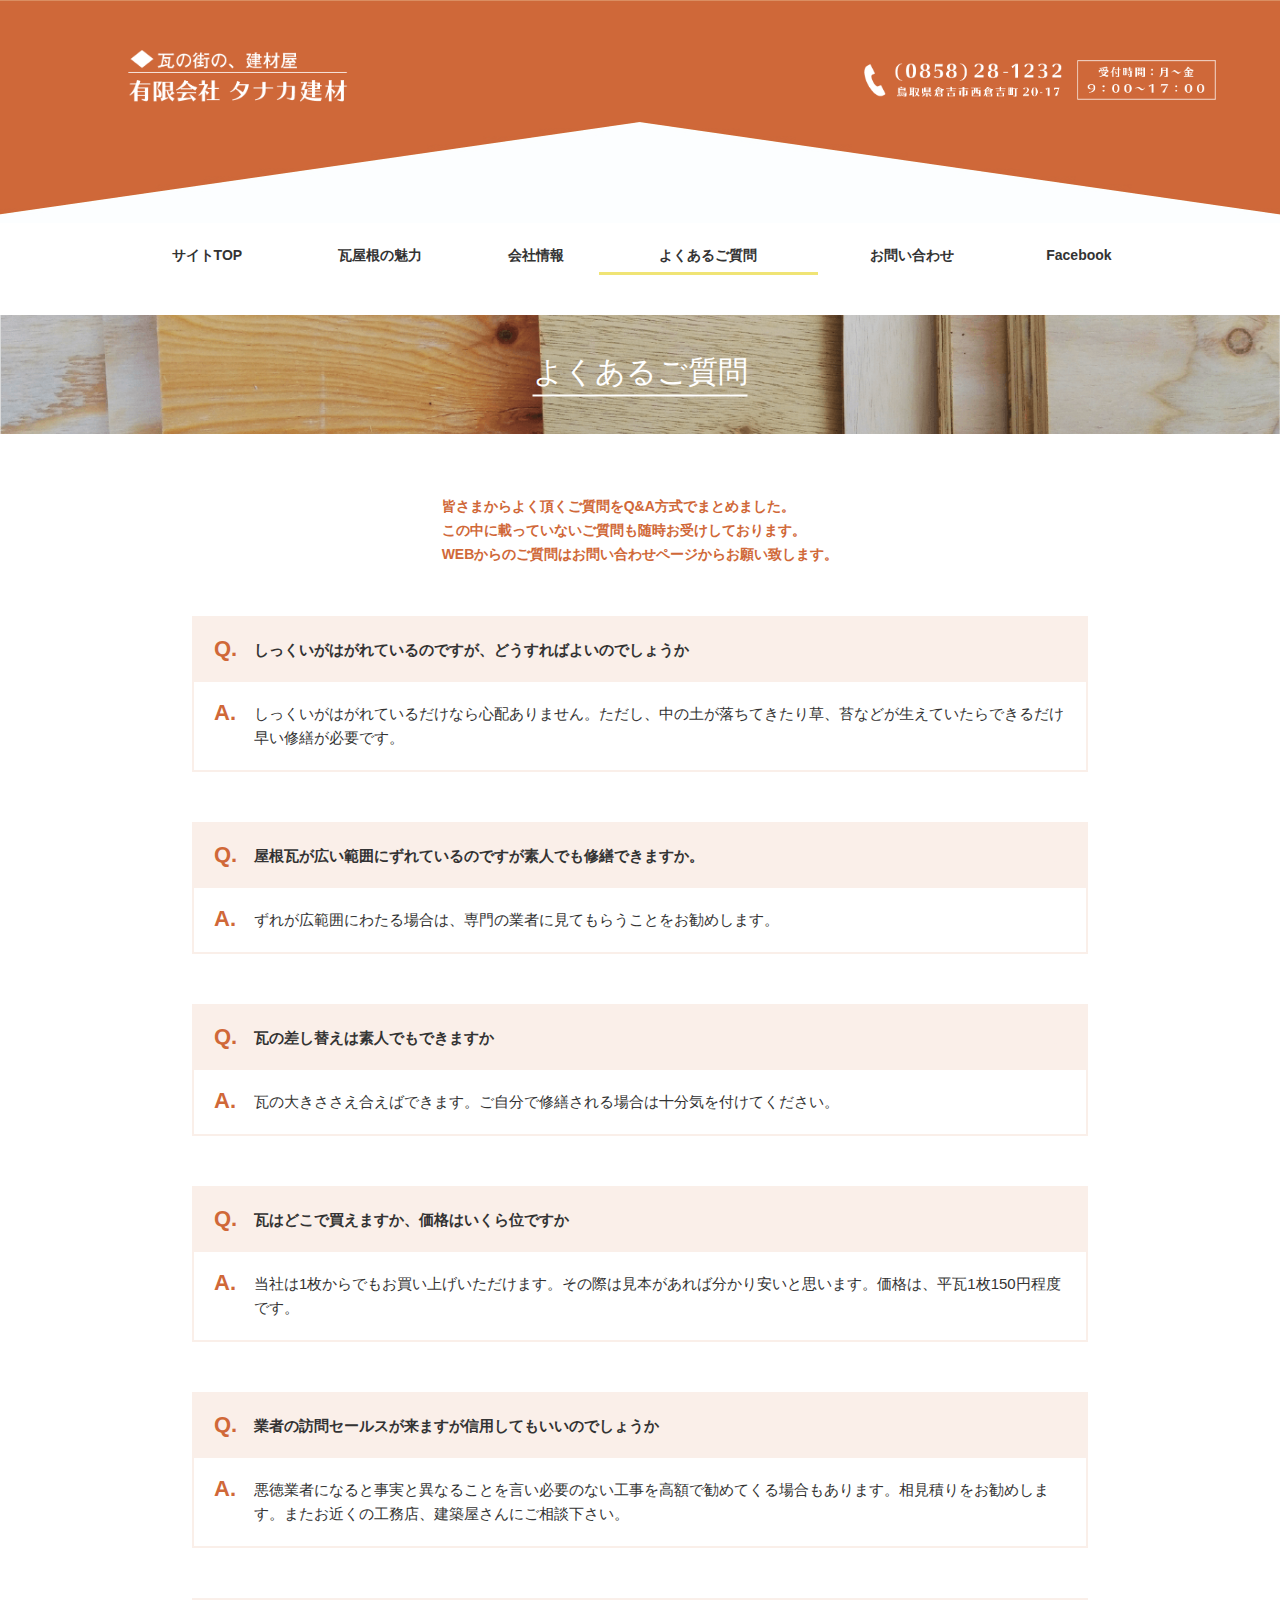
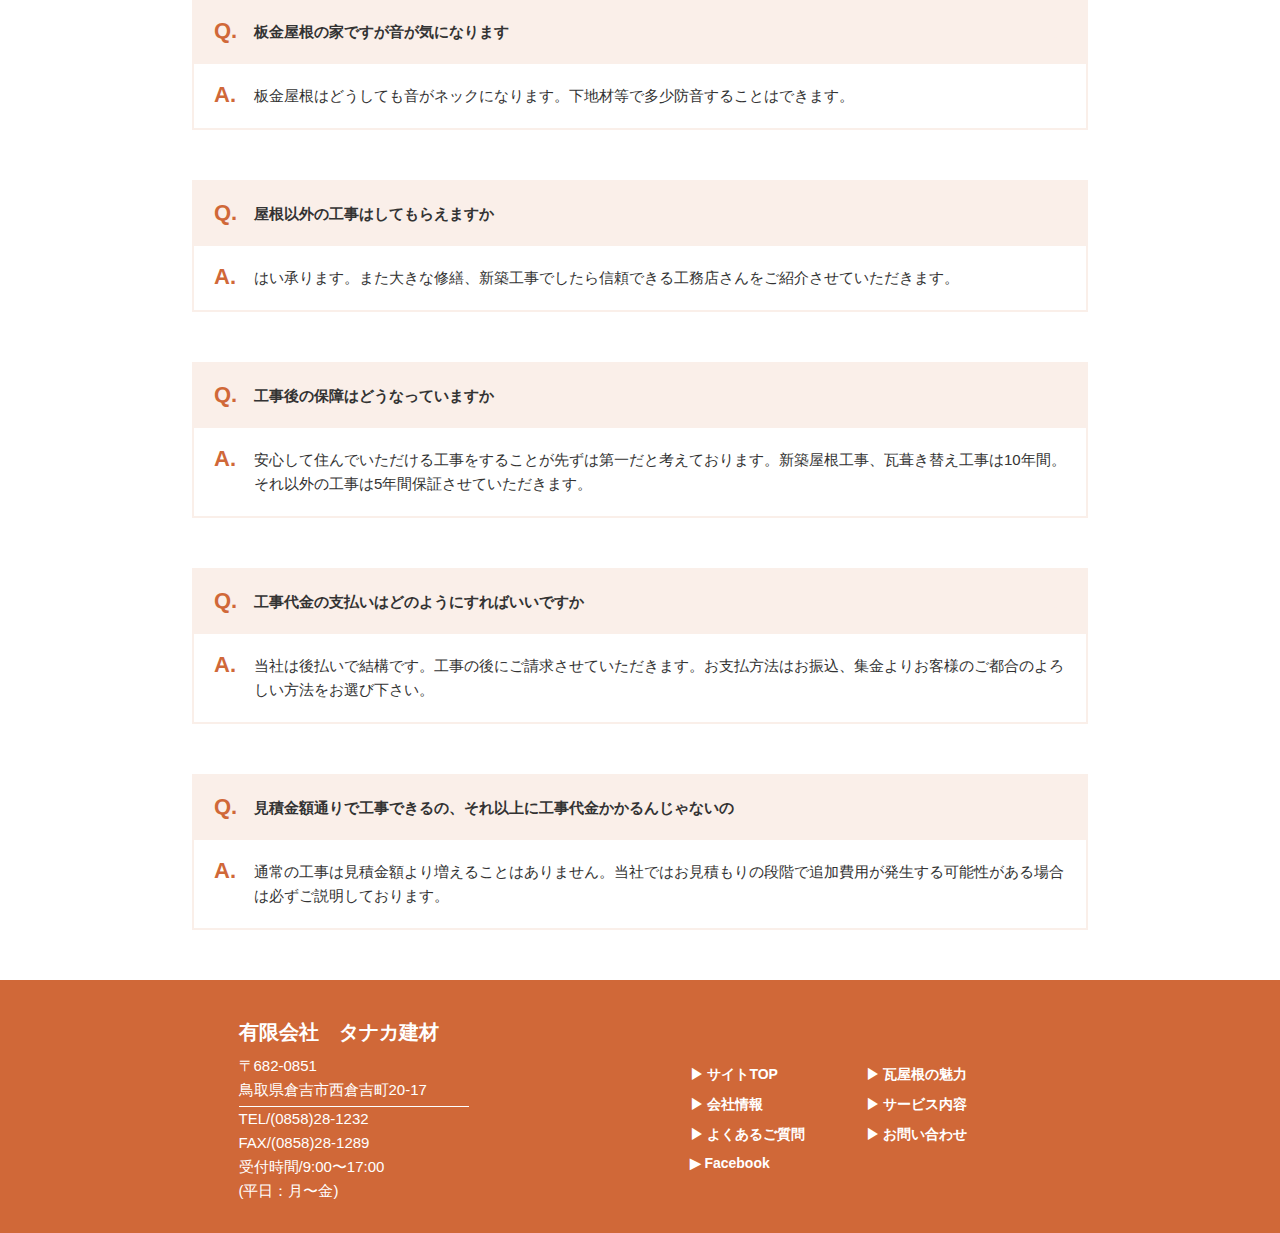
<file: q_a.html>
<!doctype html><html><head><meta charset="UTF-8"><title>よくあるご質問 | タナカ建材</title>    <!--メタ情報--><meta name="description" content="鳥取県倉吉市にある建材屋「有限会社タナカ建材」のホームページです。瓦屋根が大好きな社長の思いから作られました。屋根に関するお悩みは、ぜひ「タナカ建材」へご相談ください。"><meta name="keywords" content="タナカ建材,田中建材,倉吉,鳥取,建材屋,瓦,屋根リフォーム,瓦屋根" /><!--メタ情報-->        <link href="css/style.css"><link rel="stylesheet" href="css/otoiawase.css"><link href="css/style.css" rel="stylesheet" type="text/css">	<meta name="viewport" content="width=device-width,initial-scale=1.0,minimum-scale=1.0">        <script >$(".qa-list dd").hide();$(".qa-list dl").on("click", function(e){    $('dd',this).slideToggle('fast');    if($(this).hasClass('open')){        $(this).removeClass('open');    }else{        $(this).addClass('open');    }});</script>        </head>  <body>   <article>	<header><div class="yane2">      <img src="images/2x/rogo.png" class="rogo2" alt="タナカ建材">    <div class="migizume">      <img src="images/2x/rogo4.png" class="rogo4" alt="電話番号"> </div></div><!--PCナビ--><nav>  <ul class="pc">    <li><a href="index.html">サイトTOP</a></li>    <li><a href="kawara.html">瓦屋根の魅力</a></li>    <li><a href="kaishajoho.html">会社情報</a></li>    <li class="current"><a href="q_a.html">よくあるご質問</a></li>    <li><a href="otoiawase.html">お問い合わせ</a></li>    <li><a href="https://www.facebook.com/%E6%9C%89%E9%99%90%E4%BC%9A%E7%A4%BE%E3%82%BF%E3%83%8A%E3%82%AB%E5%BB%BA%E6%9D%90-109805851175539">Facebook</a></li>  </ul></nav>            <!--SPナビ--><!-- #BeginLibraryItem "/Library/burger_menu.lbi" --><div class="sp">       <div class="hamburger-menu">        <input type="checkbox" id="menu-btn-check">        <label for="menu-btn-check" class="menu-btn"><span></span></label>        <!--ここからメニュー-->        <div class="menu-content">            <ul>                <li>                    <a href="index.html">サイトTOP</a>                </li>                <li>                    <a href="kawara.html">瓦屋根の魅力</a>                </li>                <li>                    <a href="kaishajoho.html">会社情報</a>                </li>                <li>                    <a href="service.html">サービス内容</a>                </li>                <li>                    <a href="q_a.html">よくあるご質問</a>                </li>                <li>                    <a href="otoiawase.html">お問い合わせ</a>                </li>                <p class="company_name">有限会社タナカ建材</p>                <p class="company_number">鳥取県倉吉市西倉吉町20-17</p>                <p class="company_number">TEL:(0858)28-1232</p>            </ul>        </div>        <!--ここまでメニュー-->    </div></div><!-- #EndLibraryItem --></header>     <div id="top-img">    <div class="background_content">      <h3>よくあるご質問</h3>    </div>  </div>     <div class="wide">    <div class="center"><p class="setsumei">皆さまからよく頂くご質問をQ&A方式でまとめました。<br>この中に載っていないご質問も随時お受けしております。<br>WEBからのご質問はお問い合わせページからお願い致します。</p></div>    <div class="qa-list mts"><dl class="qa"><dt>しっくいがはがれているのですが、どうすればよいのでしょうか</dt><dd><p>しっくいがはがれているだけなら心配ありません。ただし、中の土が落ちてきたり草、苔などが生えていたらできるだけ早い修繕が必要です。</p></dd></dl><dl class="qa"><dt>屋根瓦が広い範囲にずれているのですが素人でも修繕できますか。</dt><dd><p>ずれが広範囲にわたる場合は、専門の業者に見てもらうことをお勧めします。</p></dd></dl><dl class="qa"><dt>瓦の差し替えは素人でもできますか</dt><dd><p>瓦の大きささえ合えばできます。ご自分で修繕される場合は十分気を付けてください。</p></dd></dl><dl class="qa"><dt>瓦はどこで買えますか、価格はいくら位ですか　</dt><dd><p>当社は1枚からでもお買い上げいただけます。その際は見本があれば分かり安いと思います。価格は、平瓦1枚150円程度です。</p></dd></dl><dl class="qa"><dt>業者の訪問セールスが来ますが信用してもいいのでしょうか</dt><dd><p>悪徳業者になると事実と異なることを言い必要のない工事を高額で勧めてくる場合もあります。相見積りをお勧めします。またお近くの工務店、建築屋さんにご相談下さい。</p></dd></dl><dl class="qa"><dt>板金屋根の家ですが音が気になります</dt><dd><p>板金屋根はどうしても音がネックになります。下地材等で多少防音することはできます。</p></dd></dl><dl class="qa"><dt>屋根以外の工事はしてもらえますか</dt><dd><p>はい承ります。また大きな修繕、新築工事でしたら信頼できる工務店さんをご紹介させていただきます。</p></dd></dl><dl class="qa"><dt>工事後の保障はどうなっていますか</dt><dd><p>安心して住んでいただける工事をすることが先ずは第一だと考えております。新築屋根工事、瓦葺き替え工事は10年間。それ以外の工事は5年間保証させていただきます。</p></dd></dl><dl class="qa"><dt>工事代金の支払いはどのようにすればいいですか</dt><dd><p>当社は後払いで結構です。工事の後にご請求させていただきます。お支払方法はお振込、集金よりお客様のご都合のよろしい方法をお選び下さい。</p></dd></dl><dl class="qa"><dt>見積金額通りで工事できるの、それ以上に工事代金かかるんじゃないの</dt><dd><p>通常の工事は見積金額より増えることはありません。当社ではお見積もりの段階で追加費用が発生する可能性がある場合は必ずご説明しております。</p></dd></dl></div></div><!-- #BeginLibraryItem "/Library/footer.lbi" --><footer><div class="orange">             <div class="flex2">         <div class="footer_left">                 <p class="company">有限会社　タナカ建材</p>                 <p class="under_bar">〒682-0851<br>鳥取県倉吉市西倉吉町20-17</p>                    <p>TEL/(0858)28-1232</p>                    <p>FAX/(0858)28-1289</p>                    <p>受付時間/9:00〜17:00<br>(平日：月〜金)</p>         </div>         <div class="footer_right">                 <div class="my-parts2">                       <ul>		              <li><a href="index.html">サイトTOP</a></li>	                  <li><a href="kawara.html">瓦屋根の魅力</a></li> 		              <li><a href="kaishajoho.html">会社情報</a></li>                                                 <li><a href="service.html">サービス内容</a></li>		              <li><a href="q_a.html">よくあるご質問</a></li>		              <li><a href="otoiawase.html">お問い合わせ</a></li>                                           <li><a href="https://www.facebook.com/%E6%9C%89%E9%99%90%E4%BC%9A%E7%A4%BE%E3%82%BF%E3%83%8A%E3%82%AB%E5%BB%BA%E6%9D%90-109805851175539">Facebook</a></li>	                  </ul>                 </div>         </div>         </div></div></footer>  <!-- #EndLibraryItem --></article></body></html>
</file>
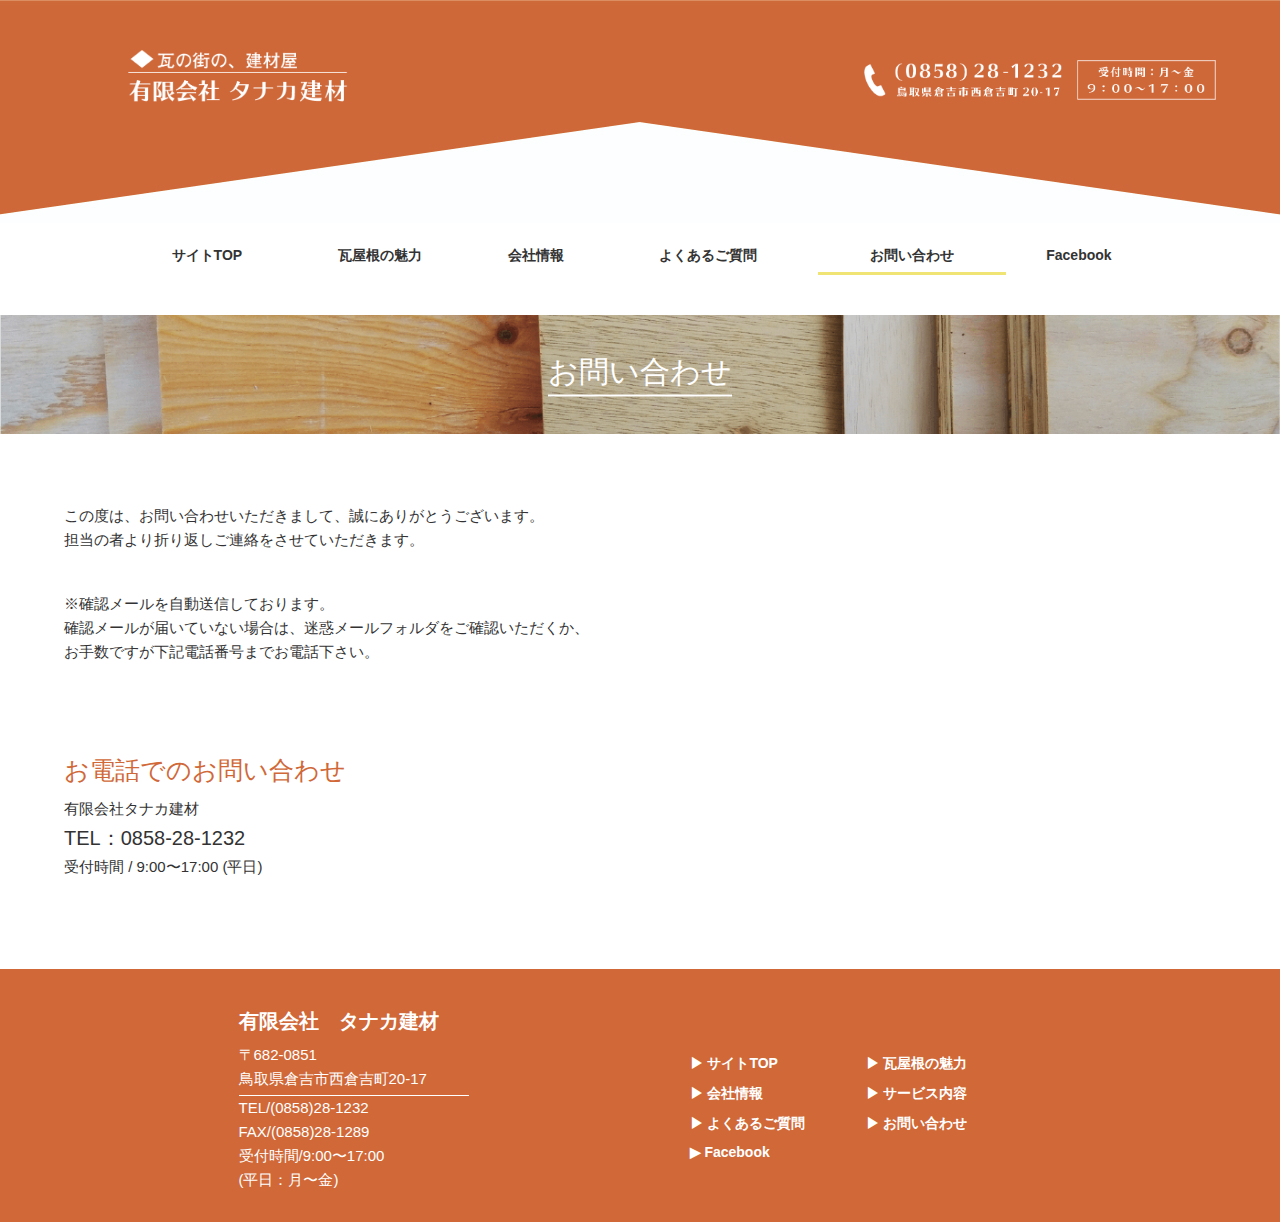
<file: thanks.html>
<!doctype html><html><head><meta charset="UTF-8"><title>お問い合わせ | タナカ建材</title>    <!--メタ情報--><meta name="description" content="鳥取県倉吉市にある建材屋「有限会社タナカ建材」のホームページです。瓦屋根が大好きな社長の思いから作られました。屋根に関するお悩みは、ぜひ「タナカ建材」へご相談ください。"><meta name="keywords" content="タナカ建材,田中建材,倉吉,鳥取,建材屋,瓦,屋根リフォーム,瓦屋根" /><!--メタ情報-->        <link href="css/style.css"><link rel="stylesheet" href="css/thanks.css"><link href="css/style.css" rel="stylesheet" type="text/css">	  <meta name="viewport" content="width=device-width,initial-scale=1.0,minimum-scale=1.0">    </head><body><article>    <header><div class="yane2">      <img src="images/2x/rogo.png" class="rogo2" alt="タナカ建材">    <div class="migizume">      <img src="images/2x/rogo4.png" class="rogo4" alt="電話番号"> </div></div>    <!--PCナビ--><nav>  <ul class="pc">    <li><a href="index.html">サイトTOP</a></li>    <li><a href="kawara.html">瓦屋根の魅力</a></li>    <li><a href="kaishajoho.html">会社情報</a></li>    <li><a href="q_a.html">よくあるご質問</a></li>    <li class="current"><a href="otoiawase.html">お問い合わせ</a></li>    <li><a href="https://www.facebook.com/%E6%9C%89%E9%99%90%E4%BC%9A%E7%A4%BE%E3%82%BF%E3%83%8A%E3%82%AB%E5%BB%BA%E6%9D%90-109805851175539">Facebook</a></li>  </ul></nav>                    <!--SPナビ--><!-- #BeginLibraryItem "/Library/burger_menu.lbi" --><div class="sp">       <div class="hamburger-menu">        <input type="checkbox" id="menu-btn-check">        <label for="menu-btn-check" class="menu-btn"><span></span></label>        <!--ここからメニュー-->        <div class="menu-content">            <ul>                <li>                    <a href="index.html">サイトTOP</a>                </li>                <li>                    <a href="kawara.html">瓦屋根の魅力</a>                </li>                <li>                    <a href="kaishajoho.html">会社情報</a>                </li>                <li>                    <a href="service.html">サービス内容</a>                </li>                <li>                    <a href="q_a.html">よくあるご質問</a>                </li>                <li>                    <a href="otoiawase.html">お問い合わせ</a>                </li>                <p class="company_name">有限会社タナカ建材</p>                <p class="company_number">鳥取県倉吉市西倉吉町20-17</p>                <p class="company_number">TEL:(0858)28-1232</p>            </ul>        </div>        <!--ここまでメニュー-->    </div></div><!-- #EndLibraryItem --></header> <div id="top-img">    <div class="background_content">      <h3>お問い合わせ</h3>    </div>  </div>         <div class="thankyou">    <p>この度は、お問い合わせいただきまして、誠にありがとうございます。        <br>        担当の者より折り返しご連絡をさせていただきます。</p>                <p class="kakunin">※確認メールを自動送信しております。        <br>確認メールが届いていない場合は、迷惑メールフォルダをご確認いただくか、            <br class="pc">お手数ですが下記電話番号までお電話下さい。</p>    </div>            <div class="thankyou">              <h2>お電話でのお問い合わせ</h2>        <p>有限会社タナカ建材</p>        <p class="tel_number">TEL：0858-28-1232</p>        <p>受付時間 / 9:00〜17:00 (平日)</p>              </div><!-- #BeginLibraryItem "/Library/footer.lbi" --><footer><div class="orange">             <div class="flex2">         <div class="footer_left">                 <p class="company">有限会社　タナカ建材</p>                 <p class="under_bar">〒682-0851<br>鳥取県倉吉市西倉吉町20-17</p>                    <p>TEL/(0858)28-1232</p>                    <p>FAX/(0858)28-1289</p>                    <p>受付時間/9:00〜17:00<br>(平日：月〜金)</p>         </div>         <div class="footer_right">                 <div class="my-parts2">                       <ul>		              <li><a href="index.html">サイトTOP</a></li>	                  <li><a href="kawara.html">瓦屋根の魅力</a></li> 		              <li><a href="kaishajoho.html">会社情報</a></li>                                                 <li><a href="service.html">サービス内容</a></li>		              <li><a href="q_a.html">よくあるご質問</a></li>		              <li><a href="otoiawase.html">お問い合わせ</a></li>                                           <li><a href="https://www.facebook.com/%E6%9C%89%E9%99%90%E4%BC%9A%E7%A4%BE%E3%82%BF%E3%83%8A%E3%82%AB%E5%BB%BA%E6%9D%90-109805851175539">Facebook</a></li>	                  </ul>                 </div>         </div>         </div></div></footer>  <!-- #EndLibraryItem --></article>  </body></html>
</file>
<file: css/style.css>
@charset "UTF-8";
/* CSS Document */
bhtml {
	width: 100%;
}
body {
	font-family: "ヒラギノ角ゴ Pro W3", "Hiragino Kaku Gothic Pro", "メイリオ", Meiryo, Osaka, "ＭＳ Ｐゴシック", "MS PGothic", sans-serif;
	font-size: 15px;
	font-style: normal;
	line-height: 1.6em;
	font-weight: normal;
	color: #333;
	margin: 0px;
	padding: 0px;
	width: 100%;
	background-color: #FFFFFF;
    -webkit-text-size-adjust: 100%;
}
main{
	margin-bottom: 150px;
}
h1,h2,h3,h4,h5,h6 {
	padding: 0px;
	font-weight: bold;
	line-height: normal;
	margin-top: 0px;
	margin-right: 0px;
	margin-bottom: 0px;
	margin-left: 0px;
}
h1.title {
	margin-bottom: 15px;
}
p ,dl{
	margin: 0px;
	padding: 0px;
}
img {
	vertical-align: bottom;
	margin: 0px;
	padding: 0px;
	webkit-backface-visibility: hidden;
}
a {
	text-decoration: none;
	border-top-style: none;
	border-right-style: none;
	border-bottom-style: none;
	border-left-style: none;
	color: #444;
}
a:visited{
	text-decoration: none;
	border-top-style: none;
	border-right-style: none;
	border-bottom-style: none;
	border-left-style: none;
}
a:hover{
	text-decoration: none;
	color: #0099FF;
	border-top-style: none;
	border-right-style: none;
	border-bottom-style: none;
	border-left-style: none;
}
a img{
	border-top-style: none;
	border-right-style: none;
	border-bottom-style: none;
	border-left-style: none;
}
a:hover img{
	opacity: 0.6;
	border-top-style: none;
	border-right-style: none;
	border-bottom-style: none;
	border-left-style: none;
}
ul {
	margin: 0px;
	padding: 0px;
	list-style-type: none;
}
header {
	width: 100%;
}
#h_info {
	border-bottom-width: thin;
	border-bottom-style: solid;
	border-bottom-color: #CCC;
	overflow: hidden;
}
#h_info .h_left {
	float: left;
	padding-top: 10px;
	padding-bottom: 10px;
	padding-left: 10px;
}
#h_info .h_left h1 {
	font-size: 20px;
	font-weight: bold;
	color: #1f3c97;
}
#h_info .h_left h1 img{
	margin-right: 10px;
}
#h_info .h_right{
	float: right;
	font-size: 24px;
	font-weight: bold;
	color: #FFF;
	width: 260px;
	background-color: #1f3c97;
	line-height: normal;
	padding-top: 15px;
	padding-right: 10px;
	padding-bottom: 10px;
	padding-left: 30px;
}
#h_info .h_right .fas{
	color: #FFF;
	font-size: 1.4em;
	margin-right: 15px;
}

footer {
	width: 100%;
}


/*ーーーーーーーーーーーーータイトル、文字ーーーーーーーーーーーーー*/

h2{
font-style: normal;
font-weight: 400;
font-size: 25px;
color: #D06838;
margin: 0px auto 10px;
}

h4{
    color: #254474;
    font-size: 25px;
    font-weight: 500;
    margin-bottom: 5px;
    border-bottom: solid 2px #3765AC;
}

#top-img{
	background-image: url("../images/1x/titleback2.png");
	background-position: center center;
    background-size: 100%;
    background-repeat: no-repeat;
	position: relative;
    padding: 1em 0;
}

.background_content{
	padding-top: calc(97 / 1401 * 100%); /* calc(画像高さ ÷ 画像横幅 × 100%) */
}

.background_content h3{
	text-align: center;
	color: #fff;
	position: absolute;
	top: 50%;
	left: 50%;
	-ms-transform: translate(-50%,-50%);
	-webkit-transform: translate(-50%,-50%);
	transform: translate(-50%,-50%);
	margin: 0;
	padding: 0 0 3px;
	font-size: 30px;
	font-weight: normal;
    white-space: nowrap;
    border-bottom: 2px solid #fff;
    padding-bottom: 2px;
}

/*ーーーーーーーーーーーーートップページーーーーーーーーーーーーー*/



/*ーーーーーーーーーーーーーグローバルナビーーーーーーーーーーーーー*/

nav ul{
margin: 20px auto 40px;
padding: 0 ;
width: 80%;
text-align: center;
}
nav li{
display: table-cell;
min-width: 50px;
}
nav a{
font-size: 14px;
font-weight: bold;
display: block;
width: 100%;
text-decoration: none;
color: #333333;
padding-bottom: 5px;
}
nav li.current{
border-bottom: 3px solid #F0E475;
}
nav a:hover{
    color: #254474;
}
nav li:hover{
color: #E7DA66;
border-bottom: 3px solid #F0E475;
}
.pc { display:table!important; }
.sp { display: none !important; }



/*ーーーーーーーーーーーーーハンバーガーメニューーーーーーーーーーーーーー*/
.menu-btn {
    position: fixed;
    top: 10px;
    right: 10px;
    display: flex;
    height: 60px;
    width: 60px;
    justify-content: center;
    align-items: center;
    background-color: rgba(53,132,187,0.85);
    z-index: 9999;
}
.menu-btn span,
.menu-btn span:before,
.menu-btn span:after {
    content: '';
    display: block;
    height: 3px;
    width: 25px;
    border-radius: 3px;
    background-color: #ffffff;
    position: absolute;
}
.menu-btn span:before {
    bottom: 8px;
}
.menu-btn span:after {
    top: 8px;
}

/*三本線がバツになる*/

#menu-btn-check:checked ~ .menu-btn span {
    background-color: rgba(255, 255, 255, 0);/*メニューオープン時は真ん中の線を透明にする*/
}
#menu-btn-check:checked ~ .menu-btn span::before {
    bottom: 0;
    transform: rotate(45deg);
}
#menu-btn-check:checked ~ .menu-btn span::after {
    top: 0;
    transform: rotate(-45deg);
}

#menu-btn-check {
    display: none;
}

/*メニュー部分のデザイン*/
.menu-content {
    width: 100%;
    height: 100%;
    position: fixed;
    top: 0;
    left: 0;
    z-index: 80;
    background-color: rgba(53,132,187,0.85);
}
.menu-content ul {
    padding: 70px 10px 0;
}
.menu-content ul li {
    border-bottom: solid 1px #ffffff;
    list-style: none;
}
.menu-content ul li a {
    display: block;
    width: 100%;
    font-size: 15px;
    box-sizing: border-box;
    color:#ffffff;
    text-decoration: none;
    padding: 9px 15px 10px 0;
    position: relative;
}
.menu-content ul li a::before {
    content: "";
    width: 7px;
    height: 7px;
    border-top: solid 2px #ffffff;
    border-right: solid 2px #ffffff;
    transform: rotate(45deg);
    position: absolute;
    right: 11px;
    top: 16px;
}

/*メニューを隠す*/
.menu-content {
    width: 100%;
    height: 100%;
    position: fixed;
    top: 0;
    left: 100%;/*leftの値を変更してメニューを画面外へ*/
    z-index: 80;
    background-color: rgba(53,132,187,0.85);
    transition: all 0.5s;/*アニメーション設定*/
}

/*メニューを隠す*/
.company_name{
    font-weight: bold;
    color: #fff;
    font-size: 18px;
    margin-top: 40px;
    margin-bottom: 10px;
}
.company_number{
    color: #fff;
    font-weight: 300;
}
.company_number a{
    color: #fff;
    font-weight: 300;
    text-decoration: underline;
}

#menu-btn-check:checked ~ .menu-content {
    left: 0;/*メニューを画面内へ*/
}
/*ーーーーーーーーーーーーーヘッダーーーーーーーーーーーーーー*/

.yane{
    background-image: url("../images/1x/yane1-2.png");
	background-position: center center;
    background-repeat: no-repeat;
    background-size: cover;
    height: 283px;
    margin: 0;
    padding: 0;
}
.white_wrapprer{
    position: fixed;
    background-color: rgba(255,255,255,0.65);
    height: 70px;
    width: 100%;
    z-index: 9998;
}
.yane2{
    background-image: url("../images/1x/yane2.jpg");
    height: 223px;
	background-position: center center;
    background-repeat: no-repeat;
    background-size: cover;
    margin: 0;
    padding: 0;
}
/*鳥型・瓦マーク付きの社名*/
.rogo1{
    height: 50px;
    margin-top: 10px;
    margin-left: 10%;
    float: left;
}
.rogo2{
    width: 220px;
    margin-top: 50px;
    margin-left: 10%;
    float: left; 
}
.rogo3{
    height: 40px;
    margin-top: 17px;
    margin-right: 10%;
}
.rogo4{
    height: 40px;
    margin-top: 60px;
    margin-right: 5%;
}
.migizume{
   text-align: right;
   display: block;
}

.center-item li img{
    text-align: center;
    margin: 0 auto;
}
/*文字*/

.title0{
	text-align: center;
    margin-top: -150px;
    margin-bottom: 15px;
}

/*
#slide {
width:640px;
height:300px;
margin: 20px auto 40px;
position:relative;
}
#slide img {
position:absolute;
left:0;
top:0;
}
*/



/*ーーーーーーーーーーーーーsection1ーーーーーーーーーーーーー*/
.wide3{
    width: 80%;
    margin: 0 auto;
}
/*社長の思い*/
.bg{
    background-color: rgb(255,246,237);
    padding: 30px 0;
}
.flex{
	display:flex;
	width: 80%;
	margin: 20px auto;
    list-style-type: none;
    justify-content: space-around;
    flex-wrap: wrap;
}
.left_aisatsu{
    width: 55%;
	text-align: left;
    padding-top: 5%;
    line-height: 1.6em;
}
.small{
    font-weight: 600;
    color: #D06838;
    text-align: left;
}
.syacho{
    width: 350px;
    text-align: left;
    padding-left: 10px;
}
/*３つの見出し*/
.inner{
	width: 70%;
	margin: 20px auto;
	padding-bottom: 30px;
}
.col3 {
	overflow:hidden;
}
.col3 p{
    white-space: nowrap;
}
.col3 li{
	float: left;
    text-align: center;
	width: 20%;
	margin-right:15%;
	vertical-align: top;
	list-style: none;
}
.col3 li:last-child{
	margin-right:0;
}
.col3 li:hover {
	opacity: 0.5 ;
}
.col3 .img{
	padding: 10%;
	line-height: 0 !important;
	background: #fff;
	margin: 0;
}
.title{
	color: #254474;
	background: linear-gradient(transparent 60%, #F4D32A 0%);
	display: inline;/*横に余白をつけたり、下にずらしたりするときは以下のpaddingを調整してください*/
	padding: 0 2px 4px;
}

/*ーーーーーーーーーーーーーsection2ーーーーーーーーーーーーー*/
.flex_top{
	display:flex;
	width: 60%;
	margin: 0 auto;
    justify-content: space-around;
}
.left1{
	text-align: left;
    width: 30%;
}
.left2{
    text-align: left;
}
.right4{
    margin-top: 40px;
    text-align: left;
    width: 50%;
    padding-left: 6%;
}
.right1{
    text-align: right;
}
.left2 img,.right1 img{
    width: 250px;
}
.margin{
    margin: 30px 0;
}
.strength_title{
    text-align: left;
}
.text{
    margin-bottom: 10px;
	text-align: center;
	color: #254474;
}
.text2{
    text-align: left;
}
/*タイトル*/
h5 {
	font-size: 22px;
	color: #D06838;
	font-weight: bold;
}
.big {
	font-size: 36px;
	margin-right: 5px;
	font-weight: bold;
}
.service {
	position: relative;
	display: inline-block;
}
.service:before {
    content: '';
    position: absolute;
    bottom: -5px;/*線の上下位置*/
    display: inline-block;
    width: 50px;/*線の長さ*/
    height: 4px;/*線の太さ*/
    background-color: #D06838;/*線の色*/
}
.title3{
    color: #254474;
    text-align: left;
    font-size: 20px;
    margin-top: 27px;
    margin-bottom: 10px;
    font-weight: 700;
}
/*お問い合わせ文字*/
.center{
    text-align: center;
    margin: 60px auto 30px;
}
*,
*:before,
*:after {
  -webkit-box-sizing: inherit;
  box-sizing: inherit;
}
/*ボタン*/
.btn,
a.btn,
button.btn {
  font-size: 1.6rem;
  font-weight: 700;
  line-height: 1.5;
  position: relative;
  display: inline-block;
  padding: 1rem 4rem;
  cursor: pointer;
  -webkit-user-select: none;
  -moz-user-select: none;
  -ms-user-select: none;
  user-select: none;
  -webkit-transition: all 0.3s;
  transition: all 0.3s;
  text-align: center;
  vertical-align: middle;
  text-decoration: none;
  letter-spacing: 0.1em;
  color: #212529;
  border-radius: 0.5rem;
}
.btn-copy {
  position: relative;
  text-align: center;
  margin-bottom: 5px;
}
.btn-copy p{
  background: linear-gradient(transparent 60%, #F4D32A 0%);
  display: inline;
  /*横に余白をつけたり、下にずらしたりするときは以下のpaddingを調整してください*/
  padding: 0 2px 4px;    
}
.btn-copy:before {
  margin-right: 1rem;
  content: '＼';
}

.btn-copy:after {
  margin-left: 1rem;
  content: '／';
}

a.btn-green{
  padding: 0.5em 1em;
  color: #fff !important;
  background: #D06838;
  text-decoration: none;
  font-weight: bold;
  border-radius: 15px;
  text-align:center;
  text-decoration:none !important;
  margin: 5px auto;
  display:inline-block;
}
a.btn-green:before {
  content: "";
  display: inline-block;
  width: 40px;
  height: 40px;
  margin: -3px 10px 0 0;
  background: url("../images/1x/mail_icon.png") no-repeat;
  background-size: contain;
  vertical-align: middle;
}
a.btn-green:hover {
  opacity: 0.5 ;
}

/*ーーーーーーーーーーーーーFacebookーーーーーーーーーーーーー*/
.flex_fb{
	display:flex;
	width: 80%;
	margin: 30px auto;
    padding: 25px 0;
    justify-content: space-around;
}
.left_fb{
	text-align: left;
}
.facebook{
  background-image: url(../images/1x/bg_fb.jpg);
  background-position: center center;   /* 画像を常に天地左右の中央に配置 */
  background-repeat: no-repeat; 
  background-attachment: fixed;   /* 背景画像の位置を固定し、スクロールしても動かないようにする */
  background-size: cover;   /*縦横比を保持したまま、背景領域を覆う最小サイズになるように画像を拡大縮小する */
  margin: 0 auto;
  text-align: left;
}
.white{
  background:rgba(255,255,255,0.6);
  color: #254474;
  font-weight: 400;
  text-align: left;
  padding: 2%;
  margin-bottom: 10px;
  width: 230px;
}
.title4{
  color: #254474;
  font-size: 17px;
  margin: 15px 0;
}

/*ーーーーーーーーーーーーーフッターーーーーーーーーーーーーー*/
.illust{
    text-align: right;
    margin-right: 8%;
}
.illust img{
    margin:-1em 0 -1.5em -3em;
}
footer img{
    float: right;
    margin: 0 10%;
}
.orange{
  background-color: #D06838;
  color: #fff;
  text-align: left;
  padding: 30px 0;
}
.flex2{
	display:flex;
    width: 80%;
	margin: 0 auto;
    list-style-type: none;
    justify-content: space-around;
    flex-wrap: wrap;
}
.company{
    font-size: 20px;
    font-weight: 700;
    margin: 10px 0;
}
.under_bar{
    border-bottom: 1.5px solid #fff;
    padding-bottom: 4px;
    width: 230px;
}
.footer_left{
	text-align: left;
}
.footer_right{
    text-align: left;
}
.my-parts2 ul {
	margin: 50px 0 0;
	padding: 0;
    width: 352px;
    list-style: none outside;
}
.my-parts2 li{
    padding: 0;
    float: left;
    width: 176px;
}
.my-parts2 ul li a {
	display: block;
	text-decoration: none;
    color: #fff;
	text-align: left;
	margin: .2em 0;
    font-size: 14px;
    font-weight: bold;
}
.my-parts2 ul li a:hover {
	opacity: 0.5 ;
}
.my-parts2 ul li a::before {
	content: "▶ ";
    color: #fff;
}


/*ーーーーーーーーーーーーーレスポンシブーーーーーーーーーーーーーー*/

@media screen and (max-width: 767px){
/*横幅*/   
.flex_top{
	width: 98%; 
}
.wide3{
    width: 98%;
} 
/*レスポンシブの表示切り替え*/ 
.pc { display: none !important; 
}
.sp { display: block !important; 
}
.migizume {
   display: none !important;
}
/*yane1を非表示*/
.yane{
    background-image:none;
    height: 70px;
    }
.yane2{
    margin-bottom: -5%;   
}
/*社長挨拶*/
.flex{
	display:flex;
	width: 98%;
	margin: 10px auto;
    list-style-type: none;
    justify-content: space-around;
    flex-wrap: wrap;
    align-items: center;
}
.left_aisatsu{
    width: 100%;
	text-align: left;
    margin-left: 0;
    padding-top: 0;
}
.syacho{
    width: 250px;
    text-align: center;
    margin: 10px auto;
    padding-left: 0px;
}
/*TOPの屋根画像*/
.rogo1{
    height: 50px;
    margin-top: 18px;
    margin-left: 2%;
}
.rogo2{
    margin-left: 2%;     
}
/*文字関係の調整*/ 
.background_content h3{
    font-size: 23px;
    border-bottom: 1px solid #fff;
    padding-bottom: 0.5px;
}
.service:before{
    margin: 0 auto;
    left: 0;
    right: 0;
}
.service p{
	text-align: left;
}
/*フッターイラスト*/    
.illust{
    display: none;
}
.inner{
	width: 100%;
	margin: 20px auto;
	padding-bottom: 0;
    margin-left: 1%;
}
.col3 li{
	float: left;
    text-align: center;
	width: 28%;
	margin-right: 5%;
}
.col3 .img{
	padding: 5%;
}
.title{
    font-size: 12px;
	background: linear-gradient(transparent 65%, #F4D32A 0%);
}
/*強み　写真と文章の入れ替え*/
.order1 {
  order: 1;
}
.order2 {
  order: 2;
}
.flex_top{
	display:flex;
	width: 98%;
	margin: 0 auto;
    justify-content: space-around;
    flex-direction: column;
    align-items: center;
}
.left2{
    text-align: center;
    margin: 0 auto;
}
.left1{
    margin-top: 40px;
    text-align: center;
    width: 100%;
    margin: 0;
}
.sp_left{
    text-align: left;  
}
.right4{
    margin-top: 40px;
    text-align: center;
    width: 100%;
    padding-left: 0;
    margin: 0 auto;
}
.right1{
    padding-right: 0;
    text-align: center;
    margin: 0 auto;
}
.title3{
    text-align: center;
}
.strength_title{
    width: 100%;
    text-align: center;
    margin: 0 auto;
}
/*お問い合わせボタン*/
.center{
    text-align: center;
    margin: 20px auto;
}
/*Facebook*/
.flex_fb{
    display:flex;
	width: 98%;
	margin: 0 auto;
    justify-content: space-around;
    flex-direction: column;
    align-items: center;
}
.left_fb{
	text-align: center;
    margin: 20px auto 0;
    position: relative;
    width: 80%;
    height: 0;
    padding-top: 75%;
}
.left_fb iframe{
    position: absolute;
    top: 0;
    left: 0;
    width: 100%;
    height: 100%;
}
.white{
  background:rgba(255,255,255,0.6);
  color: #254474;
  font-weight: 400;
  text-align: left;
  padding: 20px;
  margin-bottom: 10px;
  width: 250px;
}
.title4{
  color: #254474;
  font-size: 17px;
  margin: 15px 0;
}
/*フッター*/ 
.flex2{
    width: 98%;
}
.my-parts2 ul {
	margin: 50px 0 0;
	padding: 0;
    width: 100%;
    list-style: none outside;
}
.my-parts2 li{
    padding: 0;
    float: left;
    width: 39%;
    margin-left: 2%;
    padding-left: 7%;
}
.footer_left{
	text-align: center;
}

    
}

.fixed-banner {
    position: fixed;
    bottom: 20px;
    right: 20px;
    width: 320px;
    background: linear-gradient(135deg, #D06838, #F0A878);
    border-radius: 20px;
    overflow: hidden;
    box-shadow: 0 5px 15px rgba(208, 104, 56, 0.4);
    text-decoration: none;
    transition: all 0.3s ease;
    z-index: 1000;
  }
  
  .fixed-banner:hover {
    transform: translateY(-5px) scale(1.02);
    box-shadow: 0 8px 20px rgba(208, 104, 56, 0.6);
  }
  
  .banner-content {
    display: flex;
    align-items: center;
    padding: 15px 20px;
    position: relative;
    z-index: 2;
  }
  
  .banner-image-wrapper {
    position: relative;
    width: 80px;
    height: 80px;
    margin-right: 15px;
    border-radius: 50%;
    overflow: hidden;
    box-shadow: 0 3px 10px rgba(0, 0, 0, 0.2);
  }
  
  .banner-image {
    width: 100%;
    height: 100%;
    object-fit: cover;
    transition: transform 0.3s ease;
  }
  
  .fixed-banner:hover .banner-image {
    transform: scale(1.1);
  }
  
  .banner-text {
    flex: 1;
  }
  
  .banner-text h2 {
    font-size: 20px;
    color: #ffffff;
    margin: 0 0 5px 0;
    text-shadow: 1px 1px 2px rgba(0, 0, 0, 0.1);
  }
  
  .banner-text p {
    font-size: 16px;
    color: #ffffff;
    margin: 0;
    font-weight: bold;
    display: flex;
    align-items: center;
  }
  
  .highlight {
    color: #FFE66D;
    font-weight: bold;
  }
  
  .arrow {
    margin-left: 5px;
    font-size: 20px;
    transition: transform 0.3s ease;
  }
  
  .fixed-banner:hover .arrow {
    transform: translateX(5px);
  }
  
  .banner-decoration {
    position: absolute;
    top: -50px;
    right: -50px;
    width: 100px;
    height: 100px;
    background: rgba(255, 255, 255, 0.1);
    transform: rotate(45deg);
  }
  
  @keyframes pulse {
    0% { transform: scale(1); }
    50% { transform: scale(1.05); }
    100% { transform: scale(1); }
  }
  
  .fixed-banner {
    animation: pulse 2s infinite;
  }
  
  @media (max-width: 480px) {
    .fixed-banner {
      width: 280px;
      bottom: 10px;
      right: 10px;
    }
    
    .banner-image-wrapper {
      width: 60px;
      height: 60px;
    }
    
    .banner-text h2 {
      font-size: 18px;
    }
    
    .banner-text p {
      font-size: 14px;
    }
  }
</file>
<file: css/kawara.css>
@charset "UTF-8";
/* CSS Document */

.hukidashi_nomi {
  position: relative;
  display: inline-block;
  padding: 20px 40px;
  min-width: 120px;
  max-width: 100%;
  background: #FAEFE9;
  text-align: left;
  margin-bottom: -10px;
}
.hukidashi {
  position: relative;
  display: inline-block;
  padding: 20px 40px;
  min-width: 120px;
  max-width: 100%;
  background: #FAEFE9;
  text-align: left;
  margin-bottom: -20px;
}
.hukidashi:before,.hukidashi_nomi:before {
  content: "";
  position: absolute;
  top: 100%;
  left: 50%;
  margin-left: -15px;
  border: 15px solid transparent;
  border-top: 15px solid #FAEFE9;
}
.hukidashi p,.hukidashi_nomi p {
  margin: 0;
  padding: 0;
  font-size: 13px;
  font-weight: bold;
}
.center2{
    text-align: center;
    margin: 60px auto 0;
}
.wide{
    width: 70%;
    margin: 40px auto;
}
.aline-left{
    text-align: left;
    margin-top: 30px;
}
.left{
    text-align: left;
    display: inline-block;
    margin-bottom: -20px;
}
.text2{
    text-align: center;
    margin: 20px auto;
}







/*---------------------タイトル---------------------*/
h9 {
	font-size: 25px;
	color: #D06838;
}
.big2 {
    font-size: 30px;
	margin-right: 5px;
}
.service2 {
	position: relative;
	display: inline-block;
}
.service2:before {
    content: '';
    position: absolute;
    bottom: -10px;/*線の上下位置*/
    display: inline-block;
    width: 180px;/*線の長さ*/
    height: 1.5px;/*線の太さ*/
    background-color: #D06838;/*線の色*/
}

/*---------------------タイトル　先頭丸の数字---------------------*/
h10{
    color: #254474;
    font-weight: 600;
}
.head_test {
    margin:  0;                 /* デフォルトCSS打ち消し */     
    position:  relative;        /* 位置調整 */
    font-weight:  normal;       /* 文字の太さ調整 */
    margin-bottom: 15px;        /* 周りの余白指定 */
    border-radius:  2px;        /* 角丸指定 */
    font-size: 23px;            /* 文字サイズ指定 */
}
.head_test:before {
    content: '';
    position: absolute;
    bottom: -10px;/*線の上下位置*/
    display: inline-block;
    width: 180px;/*線の長さ*/
    height: 2px;/*線の太さ*/
    background-color: #8A8A8A;/*線の色*/
}
.head_test-point {
    background-color: #D06838;  /* 背景色指定 */
    border-radius: 50%;        /* 丸くする */
    padding: 6px;             /* 余白指定 */
    font-size: 22px;            /* 文字サイズ指定 */
    color: #fff;                /* 文字色指定 */
    margin-right: 3px;
}
/*---------------------画像調整---------------------*/
.ximg{
    width: 60%;
}
.xximg{
    width: 17%;
}
.xxximg{
    width: 100%;
}
.xxxximg{
    width: 350px;
}

/*---------------------屋根説明---------------------*/
.flex1{
    display: flex;
    justify-content: space-between;
}
.left{
    width: 70%;
    margin: 20px auto;
    font-size: 14px;
    font-weight: 400;
}
.left1{
    width: 60%;
    margin-top: 60px;
}
.left2{
    width: 40%;
    margin-top: 30px;
}
.flex1 img{
    width: 100%;
}
.left1 img{         /*屋根の種類の各屋根の写真サイズ*/
    width: 300px;
    margin-right: 15px;
}
.right{
    text-align: left;
    width: 50%;
    margin-top: 40px;
    paddi-left: 30px;
}
.right a{
   color: #257AC0;
   font-weight: 900;
   text-decoration: none;
}
.right a:hover{
    opacity: 0.5;
}
.right2{
    text-align: left;
    margin-top: 30px;
    margin-left: 7%;
}
.mennte{
    text-align: center;
    font-size: 16px;
    font-weight: 900;
    color: #D06838;
    text-decoration:underline;
    text-decoration-color: #F4D32A;
    text-decoration-style: wavy;
    -webkit-text-decoration-color: #F4D32A;
    -webkit-text-decoration-style: wavy;
}
.bg_beige{
    background-color: rgb(254,246,236,0.5);
    margin: 40px 0;
    padding: 20px 0;
}


/*---------------------ざっくりまとめるよ---------------------*/
.matome {
    position: relative;
    margin: 50px 0 2em;
    padding: 1em;
    border: solid 2px #D06838;
    border-radius: 25px;
}
.matome .box-title {
    position: absolute;
    display: inline-block;
    top: -13px;
    left: 10px;
    padding: 0 9px;
    line-height: 1;
    background: #FFF;
    color: #D06838;
    font-weight: bold;
    font-size: 17px;
}
.wide2{
    width: 85%;
    margin: 2px auto;
}
h11{
    background-color: #254474;
    color: #fff;
    padding: 4px 8px;
}
.chara{
    text-align: left;
    margin: 5px 0 25px;
    padding-left: 50px;
    color: #254474;
}


/*---------------------瓦屋根の魅力---------------------*/
h12 {
  position: relative;
  color: #333;
  display: inline-block;
  margin: 55px auto;
  text-shadow: 0 0 2px white;
  font-size: 20px;
}
h12:before {
  content: "";
  position: absolute;
  background: #ffd69d;
  width: 100px;
  height: 100px;
  border-radius: 50%;
  top: 50%;
  left: 50%;
  -webkit-transform: translate(-50%,-50%);
  transform: translate(-50%,-50%);
  z-index: -1;
}
.miryoku{
    width: 100%;
    margin: 5px auto;
    text-align: left;
}
.text_orange{
    font-weight: 600;
    color: #D06838;
}
.wagawara,.yogawara{
    text-align: left;
    margin: 10px auto;
}
@media screen and (max-width: 900px){
/*屋根の種類ー写真*/
.left1 img{
    margin-top: 30px;
    width: 250px;
    }
}
@media screen and (max-width: 767px){
/*横幅*/ 
   .wide{
    width: 98%;
    margin: 30px auto;
}    
  .wide2{
    width: 98%;
    margin: 0 auto;
} 
  .bg_beige{
    margin: 10px 0;
    padding: 10px 0;
}
/*横ならび→縦並び*/
  .flex1{
    flex-direction: column;
    text-align: center;
    margin: 0 auto;
}
.left{
    width: 100%;
    margin: 10px auto;
    font-size: 14px;
    font-weight: 400;
}
.left1{
    text-align: center;
    width: 100%;
    margin: 15px 0;
}
.left2{
    width: 100%;
    margin: 20px auto 0;
    text-align: center;
}
.right{
    font-size: 14px;
    width: 100%;
    margin: 15px auto;
}
.right a{
   font-weight: 900;
}
.right2{
    margin: 20px auto 0;
}
/*まとめるよ*/
.matome {
    margin: 20px auto 2em;
    text-align: center;
}
 .box-title {
    position: absolute;
    display: block;
    top: -13px;
    left: auto;
    padding: 0 9px;
    line-height: 1;
    font-size: 14px;
}
.wide2{
    width: 95%;
    margin: 2px auto;
}
.chara{
    text-align: left;
    margin: 15px 0 0;
    padding-left: 0;
    color: #254474;
}
 .chara p{
    margin: 5px auto 15px; 
    }
/*文字*/
h9 {
	font-size: 20px;
}
.big2 {
    font-size: 23px;
}
.service2:before {
    bottom: -7px;/*線の上下位置*/
    width: 150px;/*線の長さ*/
}

/*先頭丸の数字*/
h10{
    color: #254474;
    font-weight: 600;
}
.head_test {
    margin-bottom: 10px;        /* 周りの余白指定 */
    border-radius:  2px;        /* 角丸指定 */
    font-size: 18px;            /* 文字サイズ指定 */
}
.head_test:before {
    bottom: -7px;/*線の上下位置*/
    width: 150px;/*線の長さ*/
    height: 1.5px;/*線の太さ*/
}
.head_test-point {
    background-color: #D06838;  /* 背景色指定 */
    border-radius: 50%;        /* 丸くする */
    padding: 3px;             /* 余白指定 */
    font-size: 18px;            /* 文字サイズ指定 */
    margin-right: 3px;
}
/*屋根の魅力*/
h12 {
  margin: 40px auto;
  font-size: 18px;
}
h12:before {
  width: 60px;
  height: 60px;
}
.miryoku{
    margin: 5px auto 20px;
}
/*吹き出し*/
.hukidashi_nomi {
  padding: 10px 20px ;
  min-width: 0;
  max-width: 100%;
  margin-top: 0;
  margin-bottom: 15px;
}
.hukidashi {
  padding: 10px 20px;
  min-width: 0;
  max-width: 100%;
  margin-top: 20px;
  margin-bottom: 15px;
}
.hukidashi:before,.hukidashi_nomi:before {
  top: 100%;
  left: 50%;
  margin-left: -15px;
  border: 15px solid transparent;
  border-top: 15px solid #FAEFE9;
}
/*マイスター*/
.xximg{
    width: 130px;
}   
.center2{
    text-align: center;
    margin: 20px auto 0;
} 
    
    
    
    
    
    
    
    
    
}
</file>
<file: css/kaisyajoho.css>
@charset "UTF-8";
/* CSS Document */

/*ーーーーーーーーーーーーーーー文字関係ーーーーーーーーーーーーーー*/

h6{
    font-size: 25px;
    font-weight: normal;
    width:180px;
    margin-top: 20px;
    border-bottom: solid 2px #D06838;
    padding-bottom : 10px;
    color: #444;
}

.blue_line{
    font-size: 18px;
    background: linear-gradient(transparent 60%, rgba(154,208,218,0.6) 60%);
    display: inline;
    /*横に余白をつけたり、下にずらしたりするときは以下のpaddingを調整してください*/
    padding: 0 2px 4px;
}
.green_line{
    font-size: 18px;
    background: linear-gradient(transparent 60%, rgba(148,191,47,0.6) 0%);
    display: inline;
    /*横に余白をつけたり、下にずらしたりするときは以下のpaddingを調整してください*/
    padding: 0 2px 4px;
}
.orange_line{
    font-size: 18px;
    background: linear-gradient(transparent 60%, rgba(235,172,34,0.6) 0%);
    display: inline;
    /*横に余白をつけたり、下にずらしたりするときは以下のpaddingを調整してください*/
    padding: 0 2px 4px;
}

/*ーーーーーーーーーーーーーーー位置、背景ーーーーーーーーーーーーーー*/

.wide{
    width: 70%;
    margin: 0 auto 50px;
}
.rinenn{
    text-align: center;
    font-size: 20px;
    color: #254474;
    margin-top: 20px;
    font-weight: bold;
}
.bg_beige{
    background-color: #FFF6ED;
    padding-bottom: 70px;
    padding-top: 30px;
}
.bg_white{
    background-color: #FFF;
    padding-bottom: 70px;
    padding-top: 30px;
}
.center2{
    text-align: center;
    margin: 30px auto;
}

.map{
    text-align: center;
    margin: 30px auto 10px;
    position: relative;
    width: 50%;
    height: 0;
    padding-top: 30%;
}
.map iframe{
    position: absolute;
    top: 0;
    left: 0;
    width: 100%;
    height: 100%;
}
/*ーーーーーーーーーーーーーーーあいさつーーーーーーーーーーーーーー*/
.flex_aisatsu{
	display:flex;
	width: 70%;
	margin: 20px auto;
    list-style-type: none;
    justify-content: space-around;
    flex-wrap: wrap;
}
.left_aisatsu2{
    width: 60%;
	text-align: left;
}
.right{
    text-align: left;
    width: 47%;
    margin-left: 1%;
}
.aisatsu{
    text-align: left;
    font-weight: 700;
    color: #D06838;
}
.right_aisatsu{
    text-align: left;
    width: 250px;
}
.right_aisatsu img{
    width: 250px;
    margin-bottom: 5px;
}
.katagaki{
    margin-top: 10px auto;
    text-align: left;
    font-size: 14px;
}
.name{
    text-align: center;
    font-size: 20px;
}
/*ーーーーーーーーーーーーーーー会社概要ーーーーーーーーーーーーーー*/


.border{
    border-bottom: 0.75px solid #444;
    padding-bottom: 20px;
    margin-top: 20px;
}
.kaisya_gaiyo{
    width: 40%;
    margin: 100px auto 30px;
    clear: both;
    text-align: left;
}
.kaisya_gaiyo dt{
    float: left;
    font-weight: 700;
}

.kaisya_gaiyo dt::after{
    margin-left: 15%;
}
.kaisya_gaiyo dd{
    padding-left: 10em;
}
/*朝礼の様子*/
.cyo-rei img{
    width: 450px;
    margin: 10px auto;
}
.cyo-rei p{
    font-size: 14px;
    font-weight: bold;
}


/*ーーーーーーーーーーーーーーー取引先リンクリストーーーーーーーーーーーーーー*/
.torihikisaki{
    width: 60%;
    margin: 50px auto;
    text-align: left;
}
.syamei{
    font-weight: 700;
}
.torihikisaki li{
    margin: 13px auto;
    
}

.torihikisaki li:hover{
    opacity: 0.5;
}

ul.cp_list {
	padding:0.5em;
	list-style-type:none;
}
ul.cp_list li {
	position:relative;
	padding: 0em 0.3em 0.3em 1.3em;
}
ul.cp_list li::before {
	position: absolute;
	content: '';
	display: block;
	top: 0.5em;
	left: 0;
	width: 6px;
	height: 6px;
	border-right: 3px solid #00BCD4;
	border-bottom: 3px solid #00BCD4;
	transform: rotate(-45deg);
}





/*ーーーーーーーーーーーーーーーお問い合わせ.htmlcssーーーーーーーーーーーーーー*/



.small_black{
    font-size: 16px;
    text-align: left;
}

.small_orange{
    font-size: 16px;
    text-align: left;
    color: #D06838;
}

.mar{
    margin: 50px 0;
}
.margin{
    margin-top: 60px;
}
h8{
    font-size: 18px;
    font-weight: 100;
    width: 300px;
    border-bottom: solid 2px #D06838;
    padding-bottom : 10px;  
}
.btn-copy2 {
  font-size: 18px;
  letter-spacing: 2px;
  position: relative;
  text-align: center;
  margin-bottom: 5px;
}
.btn-copy2 p{
  background: linear-gradient(transparent 60%, #F4D32A 0%);
  display: inline;
  /*横に余白をつけたり、下にずらしたりするときは以下のpaddingを調整してください*/
  padding: 0 2px 4px;    
}
.btn-copy2:before {
  margin-right: 1rem;
  content: '＼';
}

.btn-copy2:after {
  margin-left: 1rem;
  content: '／';
}
.member{
    width: 500px;
    margin: 15px auto 0;
}

.number{
    font-size: 20px;
    font-weight: 700;
    margin-bottom: 10px;;
    margin-top: 80px; 
}

/*--------メールフォーム------------*/

.mailform_area{
    margin-top: 50px;
}

#formarea  {
    margin-bottom: 50px;
}
#formarea #entry dl  {
    text-align: left;
	border-bottom-width: thin;
	border-bottom-style: solid;
	border-bottom-color: #CCC;
	padding-bottom: 20px;
	margin-bottom: 25px;
	width: 70%;
	margin-right: auto;
	margin-left: auto;
}
#formarea #entry dl dt  {
	line-height: normal;
	clear: both;
	float: left;
	width: 16em;
	margin: 0px;
	padding-top: 20px;
	padding-right: 0px;
	padding-bottom: 20px;
	padding-left: 0;
	color: #444;
	transition: .8s;
}
#formarea #entry dl dd  {
	line-height: normal;
	margin: 0px;
	padding-top: 15px;
	padding-bottom: 20px;
	padding-left: 20em;
	transition: .8s;
}
.mailform_area #formarea #entry dl .appear label #cate02 {
	margin-left: 10px;
}
.mailform_area #formarea #entry dl .appear label #cate03 {
	margin-left: 10px;
}
.mailform_area #formarea #entry dl .appear label #cate04 {
	margin-left: 10px;
}
.must     {
	color: #444444;
	font-size: smaller;
}
.bar     {
	width: 25em;
	height: 2.5em;
	background-color: #EEE;
	border-top-style: none;
	border-right-style: none;
	border-bottom-style: none;
	border-left-style: none;
	padding-top: 3px;
	padding-right: 3px;
	padding-bottom: 3px;
	padding-left: 10px;
}
.bar_long     {
	width: 35em;
	height: 2.5em;
	background-color: #EEE;
	border-top-style: none;
	border-right-style: none;
	border-bottom-style: none;
	border-left-style: none;
	padding-top: 3px;
	padding-right: 3px;
	padding-bottom: 3px;
	padding-left: 10px;
}
#space {
	background-color: #EEE;
	height: 10em;
	width: 30em;
	padding-top: 5px;
	padding-right: 10px;
	padding-bottom: 5px;
	padding-left: 10px;
}
#submit_button {
	text-align: center;
	height: 3em;
	width: 15em;
	color: #FFF;
	background-color: #D06838;
	border-top-style: none;
	border-right-style: none;
	border-bottom-style: none;
	border-left-style: none;
	display: block;
	margin-top: 40px;
	margin-right: auto;
	margin-left: auto;
	font-size: 14px;
    border-radius: 10px;
}


/*レスポンシブ*/



@media screen and (max-width: 767px){
/*会社情報*/ 
/*横幅*/
.wide{
    width: 98%;
    margin: 0 auto 20px;
}
.left1{
    width: 100%;
    text-align: center;
}
.right{
    text-align: center;
    width: 100%;
    margin-left: 0;
}
.torihikisaki{
    width: 90%;
    margin: 50px auto;
    text-align: left;
}
/*ご挨拶*/
.left_aisatsu2{
    width: 100%;
	text-align: left;
    margin-bottom: 10%;
}
.flex_aisatsu{
	display:flex;
	width: 98%;
}
/*文字*/
h6{
    font-size: 20px;
    width:130px;
    margin-top: 10px;
    padding-bottom : 7px;
}
.blue_line,.green_line,.orange_line{
    font-size: 15px;
}
.rinenn{
    font-size: 17px;
    color: #254474;
    margin-top: 30px;
}
/*会社概要*/
.kaisya_gaiyo dt{
   	width: 100%;
	padding-top: 0;
	padding-right: 0px;
	padding-bottom: 12px;
	padding-left: 0;
	float:none;
	text-align: left;
}
.kaisya_gaiyo dd{
    padding-top: 12px;
	padding-bottom: 12px;
	padding-left: 0%;
}
.border{
    border-bottom: 0.5px solid #444;
    padding-bottom: 8px;
    margin-top: 20px;
}
.kaisya_gaiyo dt::after{
    margin-left: 15%;
}
.kaisya_gaiyo{
    width: 90%;
    margin: 30px auto;
}
/*朝礼の様子*/
.cyo-rei img{
    width: 350px;
    margin: 10px auto;
}
.cyo-rei p{
    font-size: 14px;
    font-weight: 700;
}    
/*googlemap*/    
.map{
    width: 95%;
}    
    
/*お問い合わせ*/
.member{
    width: 300px;
    margin: 15px auto 0;
}

/*メールフォーム*/
#formarea #entry dl  {
	width: 100%;
}
#formarea #entry dl dt  {
	width: 22%;
	padding-top: 10px;
	padding-right: 0px;
	padding-bottom: 15px;
	padding-left: 0;
}
#formarea #entry dl dd  {
	padding-top: 15px;
	padding-bottom: 15px;
	padding-left: 23%;
}
.bar     {
	width: 20em;
	padding-top: 2px;
	padding-right: 2px;
	padding-bottom: 2px;
	padding-left: 5px;
}
.bar_long     {
	width: 25em;
	padding-top: 2px;
	padding-right: 2px;
	padding-bottom: 2px;
	padding-left: 5px;
}
#space {
	width: 95%;
	padding-top: 2px;
	padding-right: 5px;
	padding-bottom: 5px;
	padding-left: 5px;
}
#submit_button {
	margin-top: 40px;
	font-size: 14px;
    background-color: #D06838;
}
}
</file>
<file: css/otoiawase.css>
@charset "UTF-8";
/* CSS Document */



/*ーーーーーーーーーーーーーーー文字・位置設定ーーーーーーーーーーーーーーーー*/

.setsumei{
    font-size: 14px;
    font-weight: 700;
    color: #D06838;
    text-align: left;
    display: inline-block;
    margin-bottom: 20px;
}

.wide{
    width: 70%;
    margin: 50px auto;
}

/*ーーーーーーーーーーーーーーーQ&Aーーーーーーーーーーーーーーーー*/
.qa-list dl {
    position: relative;
    margin: 50px 0 0;
    cursor: pointer;
    border: 2px solid #FAEFE9;
}
.qa-list dl:first-child {
  margin-top: 0;
}
.qa-list dl::after {
    position: absolute;
    top: 27px;
    right: 26px;
    display: block;
    width: 7px;
    height: 7px;
    margin: auto;
    content: '';
    transform: rotate(135deg);
    border-top: 2px solid #FAEFE9;
    border-right: 2px solid #FAEFE9;
}
.qa-list .open::after {
    transform: rotate(-45deg);
}
.qa-list dl dt {
    position: relative;
    margin: 0;
    padding: 20px 20px 20px 60px;
    font-weight: bold;
    background: #FAEFE9;
}
.qa-list dl dt::before {
    font-size: 22px;
    line-height: 1;
    position: absolute;
    top: 20px;
    left: 20px;
    display: block;
    content: 'Q.';
    color: #D06838;
}
.qa-list dl dd::before {
    font-size: 22px;
    line-height: 1;
    position: absolute;
    left: 20px;
    display: block;
    content: 'A.';
    font-weight: bold;
    color: #D06838;
}
.qa-list dl dd {
    position: relative;
    margin: 0;
    padding: 20px 20px 20px 60px;
}
.qa-list dl dd p {
    margin: 30px 0 0;
}
.qa-list dl dd p:first-child{
    margin-top: 0;
}

@media screen and (max-width: 767px) {
 .qa-list dl {
    margin: 40px 0 0;
}
.qa-list dl:after {
    top: 20px;
    right: 20px;
    width: 7px;
    height: 7px;
}
.qa-list dl dt {
    padding: 10px 10px 10px 30px;
    font-size: 14px;
}
.qa-list dl dt::before {
    font-size: 14px;
    top: 10px;
    left: 10px;
}
.qa-list dl dd::before {
    font-size: 14px;
    left: 10px;
    margin-top: 3px;
}
.qa-list dl dd {
    margin: 0;
    padding: 10px 10px 10px 30px;
    font-size: 14px;
}
.qa-list dl dd p {
    margin: 30px 0 0;
}
.qa-list dl dd p:first-child{
    margin-top: 0;
}
/*横幅*/
.wide{
    width: 98%;
    margin: 30px auto;
}   
}
</file>
<file: css/thanks.css>
@charset "UTF-8";
/* CSS Document */

.thankyou{
    text-align: left;
    margin: 70px auto 90px 5%;
}
.kakunin{
    margin-top: 40px;
}
.tel_number{
    font-size: 20px;
    margin: 5px 0;
}




/*ーーーーーーーーーーーーーレスポンシブーーーーーーーーーーーーーー*/

@media screen and (max-width: 767px){
    
.thankyou{
    text-align: left;
    margin: 70px auto 90px 0;
}
.kakunin{
    margin-top: 40px;
}
.tel_number{
    font-size: 20px;
    margin: 5px 0;
}
}
</file>
